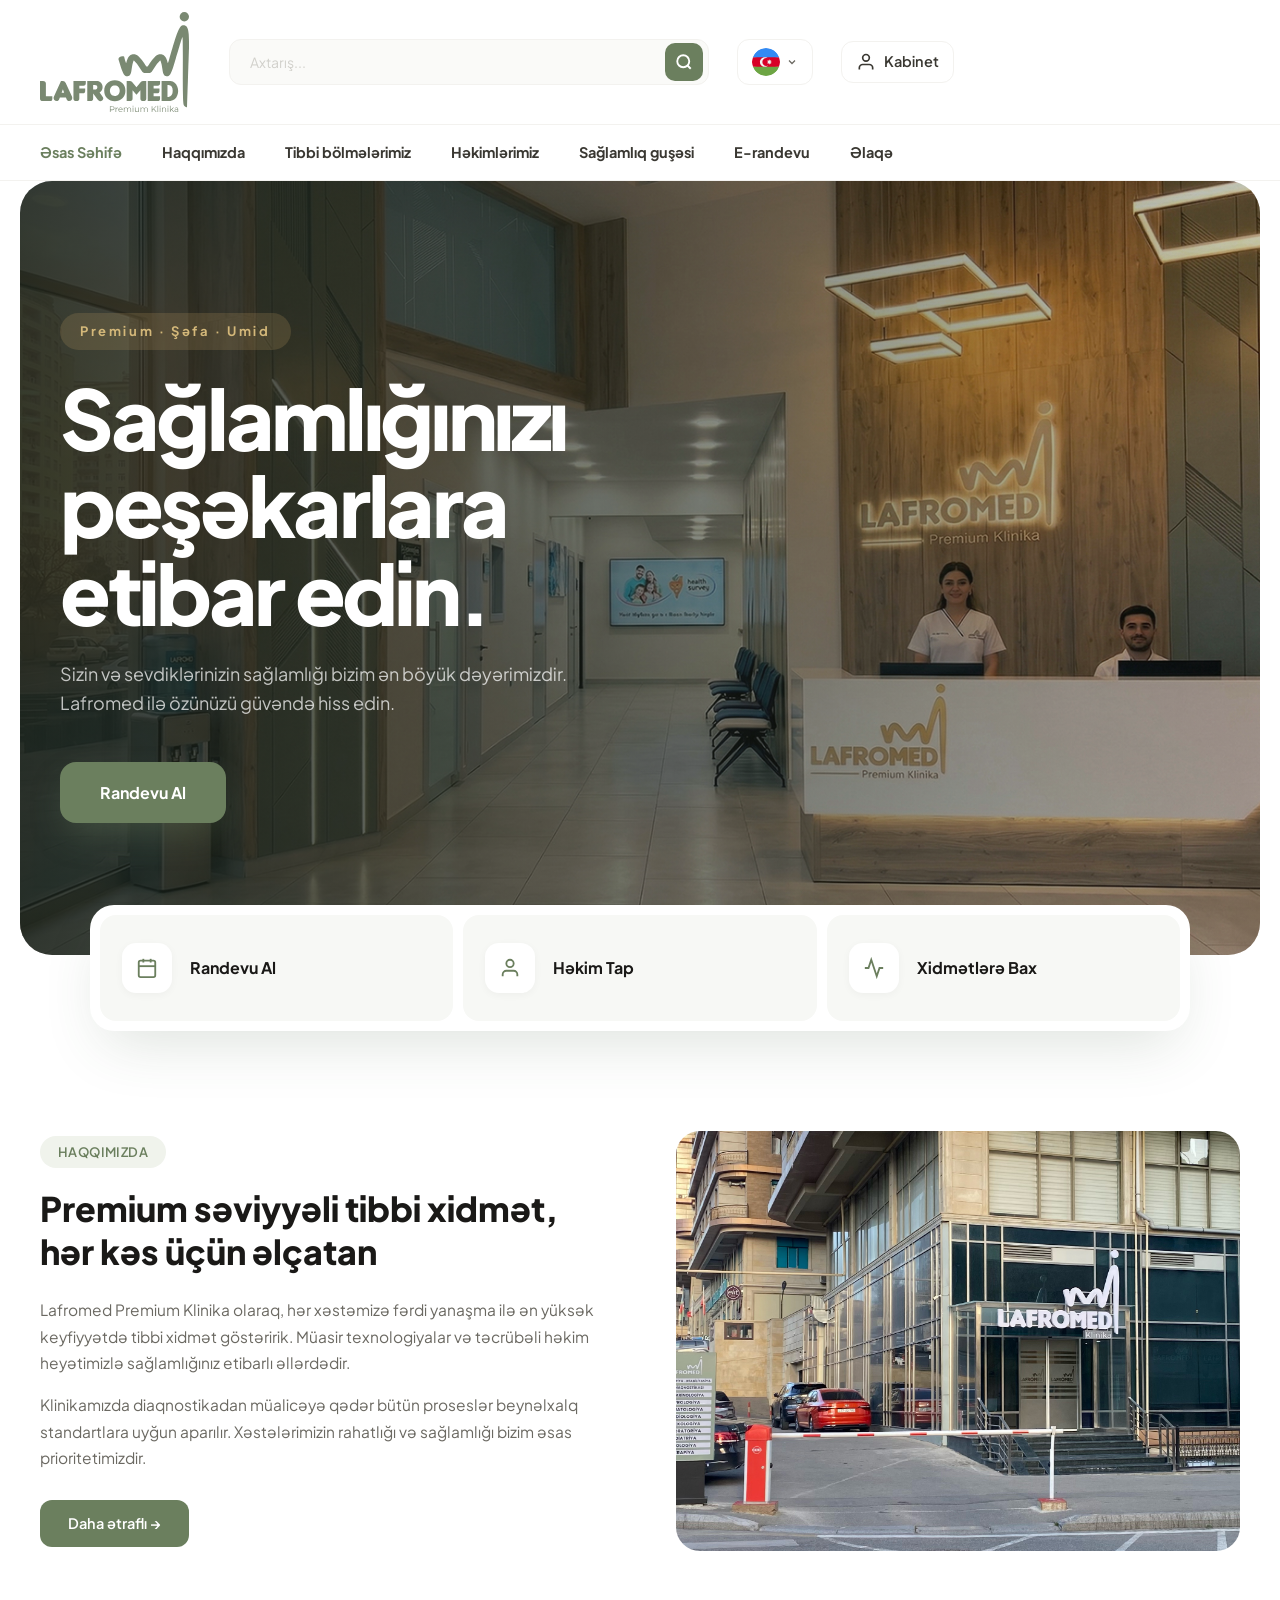
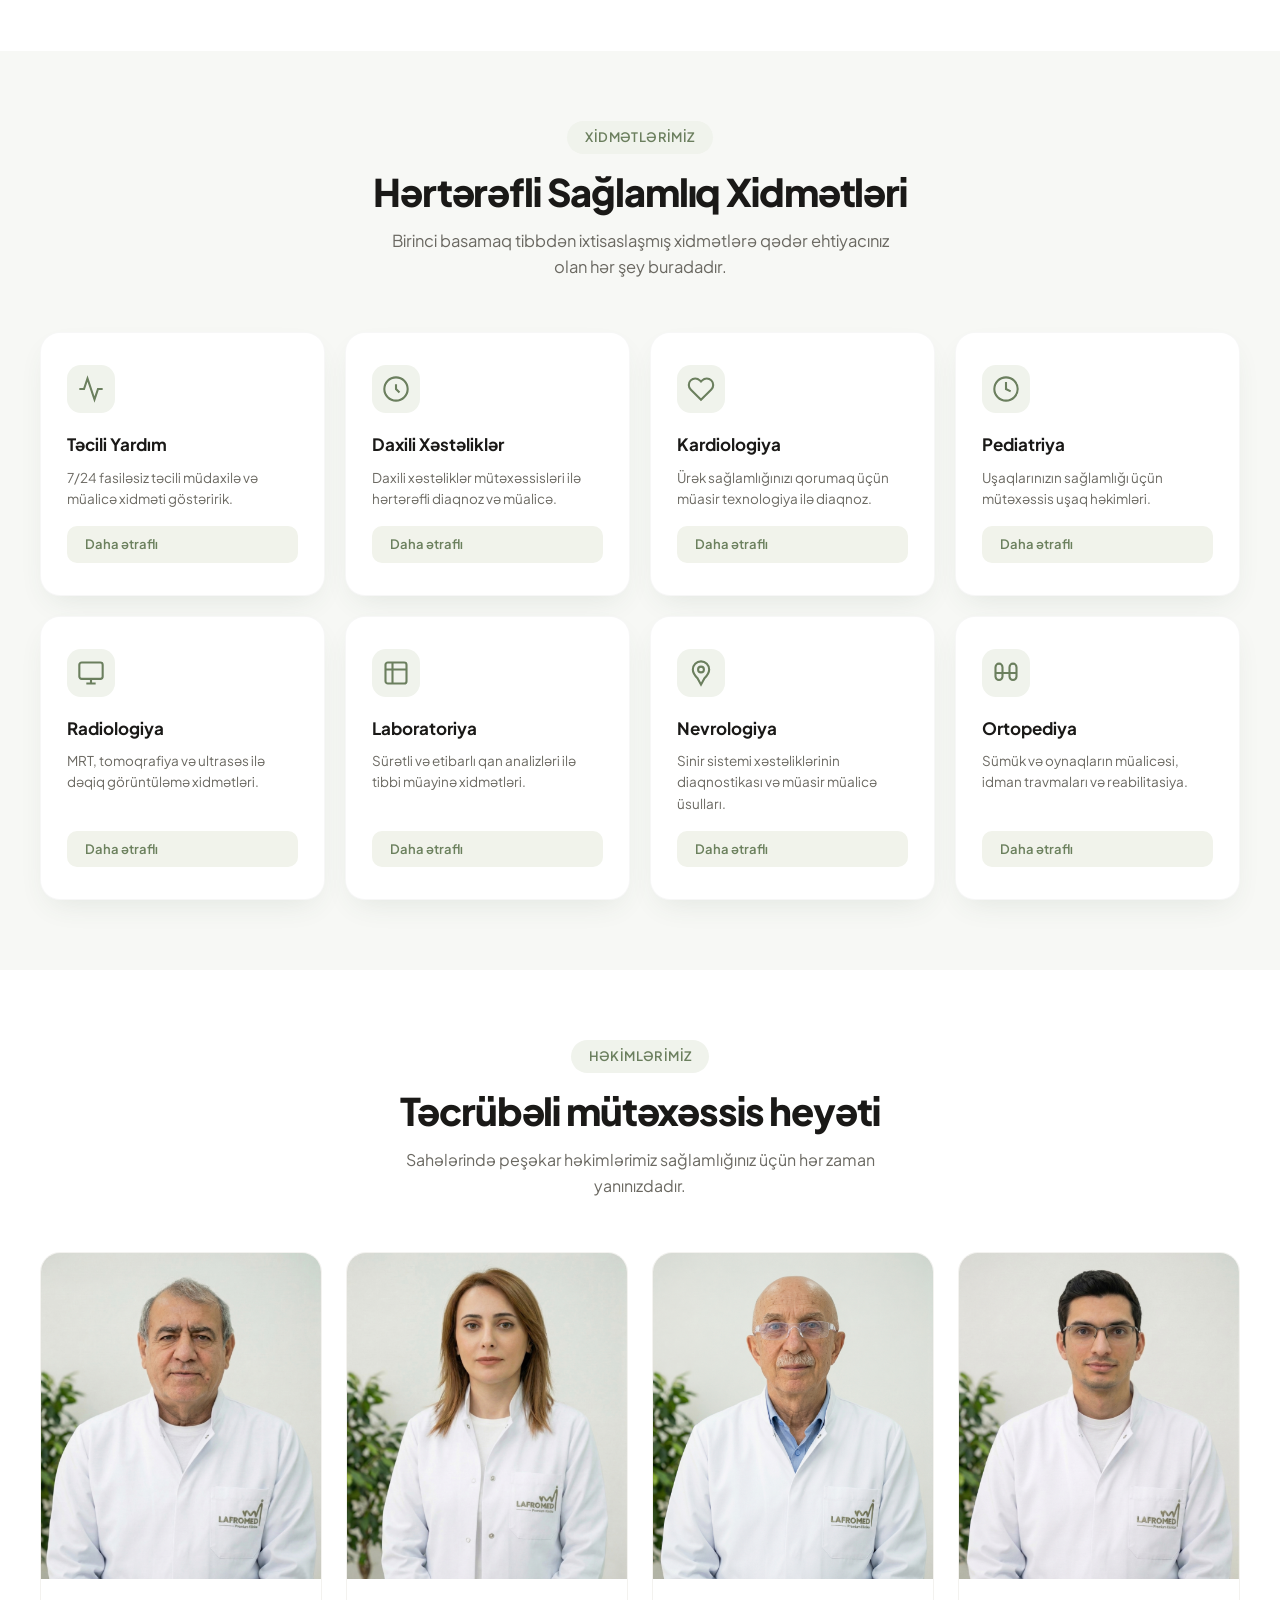
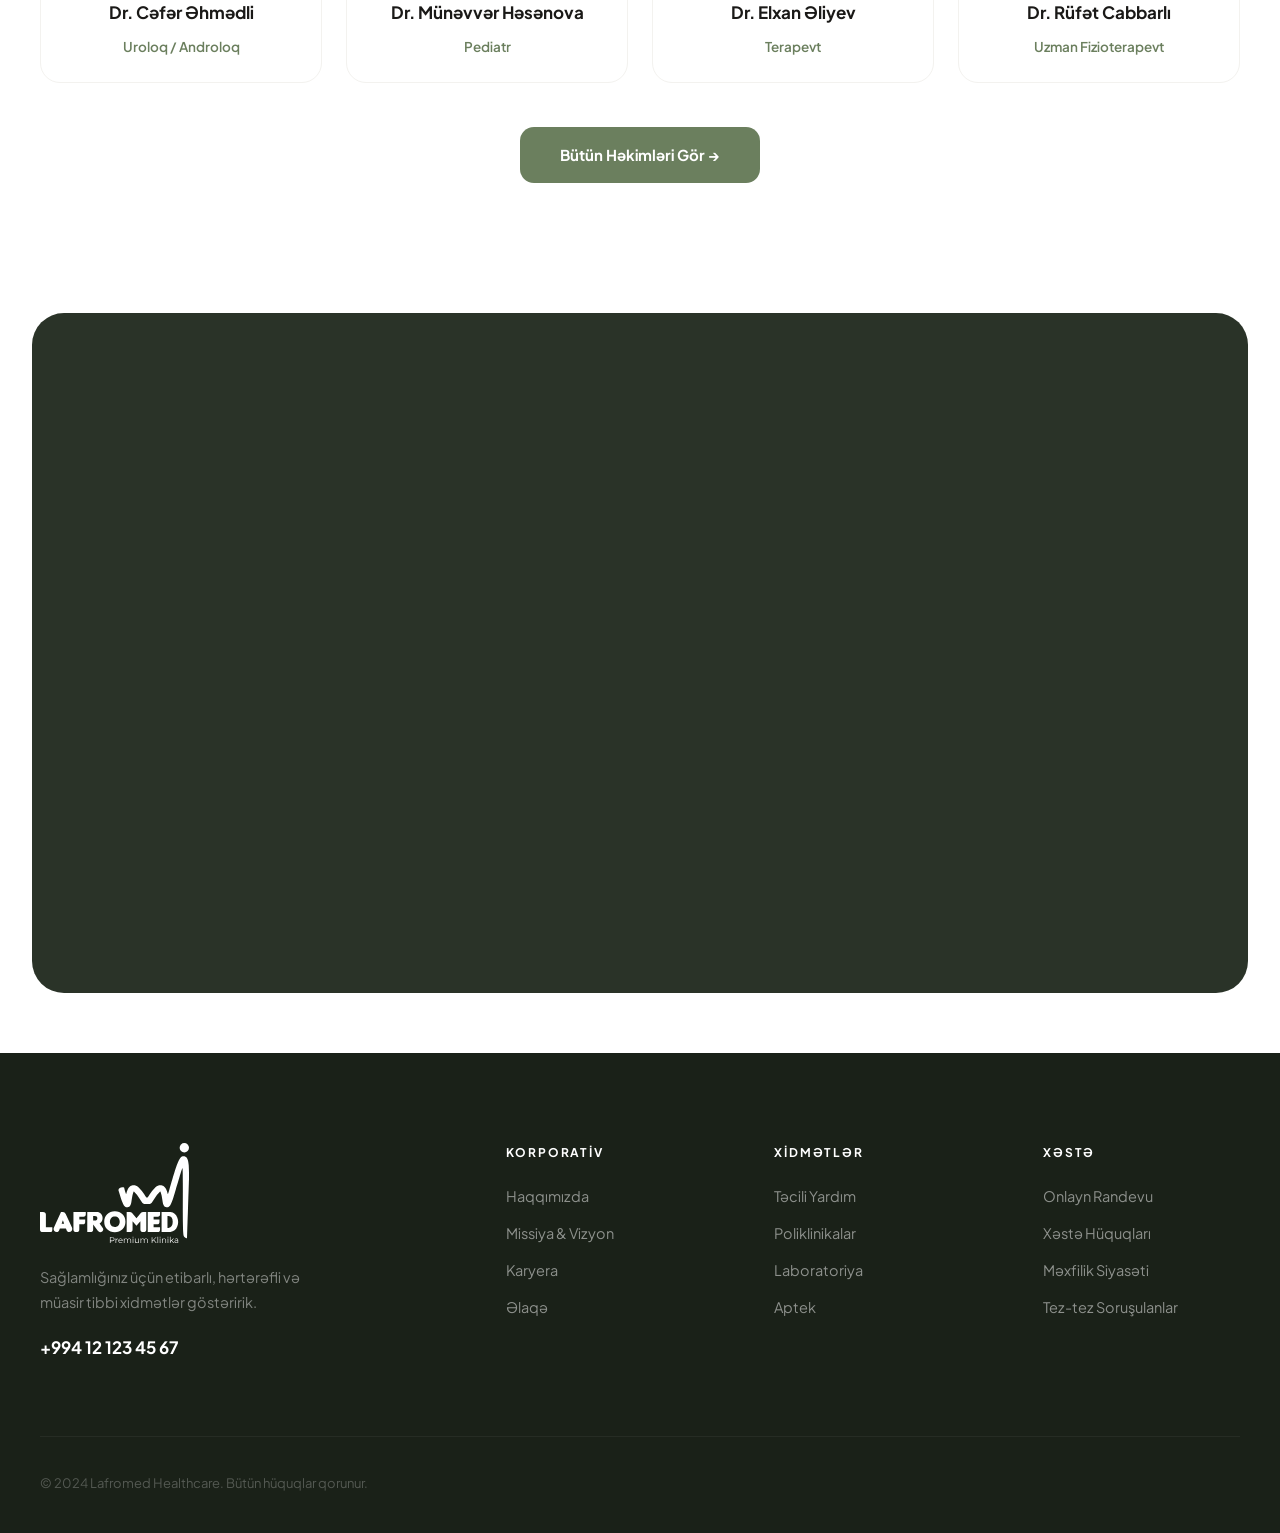
<file: index.html>
<!DOCTYPE html>
<html lang="az">
<head>
  <meta charset="UTF-8" />
  <meta name="viewport" content="width=device-width, initial-scale=1.0" />
  <title>Lafromed Healthcare</title>
  <link rel="stylesheet" href="style.css" />
  <link rel="preconnect" href="https://fonts.googleapis.com">
  <link rel="preconnect" href="https://fonts.gstatic.com" crossorigin>
  <link href="https://fonts.googleapis.com/css2?family=Plus+Jakarta+Sans:wght@400;500;600;700;800&display=swap" rel="stylesheet">
</head>
<body>

  <!-- ── HEADER TOP (not sticky, scrolls away) ──────────── -->
  <header class="header-top">
    <div class="header-top-inner">
      <a href="index.html" class="logo">
        <img src="uploads/logo.svg" alt="Lafromed Healthcare" class="logo-img logo-desktop" /><img src="uploads/logo_mobile.svg" alt="Lafromed Healthcare" class="logo-img logo-mobile" />
      </a>
      <div class="header-top-right">
        <div class="header-search">
          <input type="text" placeholder="Axtarış..." data-i18n-placeholder="header_search_placeholder" class="header-search-input" />
          <button class="header-search-btn" aria-label="Axtar">
            <svg width="18" height="18" viewBox="0 0 24 24" fill="none" stroke="currentColor" stroke-width="2.5"><circle cx="11" cy="11" r="8"/><line x1="21" y1="21" x2="16.65" y2="16.65"/></svg>
          </button>
        </div>
        <div class="header-actions">
          <div class="header-lang" id="langToggle">
            <img src="uploads/langs/aze.svg" alt="AZ" class="lang-flag" id="currentFlag" />
            <svg class="lang-chevron" width="12" height="12" viewBox="0 0 24 24" fill="none" stroke="currentColor" stroke-width="2.5"><polyline points="6 9 12 15 18 9"/></svg>
            <div class="lang-dropdown" id="langDropdown">
              <button class="lang-option active" data-lang="az" data-flag="uploads/langs/aze.svg"><img src="uploads/langs/aze.svg" alt="" class="lang-flag" /> Azərbaycan</button>
              <button class="lang-option" data-lang="en" data-flag="uploads/langs/eng.svg"><img src="uploads/langs/eng.svg" alt="" class="lang-flag" /> English</button>
              <button class="lang-option" data-lang="ru" data-flag="uploads/langs/ru.svg"><img src="uploads/langs/ru.svg" alt="" class="lang-flag" /> Русский</button>
            </div>
          </div>
          <a href="login.html" class="header-login">
            <svg width="20" height="20" viewBox="0 0 24 24" fill="none" stroke="currentColor" stroke-width="2"><path d="M20 21v-2a4 4 0 00-4-4H8a4 4 0 00-4 4v2"/><circle cx="12" cy="7" r="4"/></svg>
            <span data-i18n="header_cabinet">Kabinet</span>
          </a>
        </div>
      </div>
      <!-- Mobile actions -->
      <div class="header-mobile-actions">
        <div class="header-lang" id="langToggleMob">
          <img src="uploads/langs/aze.svg" alt="AZ" class="lang-flag" id="currentFlagMob" />
          <svg class="lang-chevron" width="10" height="10" viewBox="0 0 24 24" fill="none" stroke="currentColor" stroke-width="3"><polyline points="6 9 12 15 18 9"/></svg>
          <div class="lang-dropdown" id="langDropdownMob">
            <button class="lang-option active" data-lang="az" data-flag="uploads/langs/aze.svg"><img src="uploads/langs/aze.svg" alt="" class="lang-flag" /> Azərbaycan</button>
            <button class="lang-option" data-lang="en" data-flag="uploads/langs/eng.svg"><img src="uploads/langs/eng.svg" alt="" class="lang-flag" /> English</button>
            <button class="lang-option" data-lang="ru" data-flag="uploads/langs/ru.svg"><img src="uploads/langs/ru.svg" alt="" class="lang-flag" /> Русский</button>
          </div>
        </div>
        <button class="mobile-icon-btn" id="mobileSearchBtn" aria-label="Axtar">
          <svg width="20" height="20" viewBox="0 0 24 24" fill="none" stroke="currentColor" stroke-width="2"><circle cx="11" cy="11" r="8"/><line x1="21" y1="21" x2="16.65" y2="16.65"/></svg>
        </button>
        <button class="hamburger" id="hamburger" aria-label="Menu">
          <span></span><span></span><span></span>
        </button>
      </div>
    </div>
  </header>

  <!-- ── SPOTLIGHT SEARCH OVERLAY ──────────────────────── -->
  <div class="spotlight-overlay" id="spotlightOverlay">
    <div class="spotlight-backdrop" id="spotlightBackdrop"></div>
    <div class="spotlight-box">
      <div class="spotlight-input-wrap">
        <svg class="spotlight-icon" width="22" height="22" viewBox="0 0 24 24" fill="none" stroke="currentColor" stroke-width="2.5"><circle cx="11" cy="11" r="8"/><line x1="21" y1="21" x2="16.65" y2="16.65"/></svg>
        <input type="text" class="spotlight-input" id="spotlightInput" placeholder="Axtarış..." data-i18n-placeholder="header_search_placeholder" autocomplete="off" />
        <button class="spotlight-search-btn" id="spotlightSearchBtn" aria-label="Axtar">
          <svg width="20" height="20" viewBox="0 0 24 24" fill="none" stroke="currentColor" stroke-width="2.5"><circle cx="11" cy="11" r="8"/><line x1="21" y1="21" x2="16.65" y2="16.65"/></svg>
        </button>
      </div>
    </div>
  </div>

  <!-- ── HEADER NAV (sticky — only this sticks on scroll) ── -->
  <nav class="header-nav" id="headerNav">
    <div class="header-nav-inner">
      <div class="header-nav-links">
        <a href="index.html" class="nav-item active-nav" data-i18n="nav_home">Əsas Səhifə</a>
        <a href="about.html" class="nav-item"data-i18n="nav_about">Haqqımızda</a>
        <a href="departments.html" class="nav-item"data-i18n="nav_departments">Tibbi bölmələrimiz</a>
        <a href="doctors.html" class="nav-item"data-i18n="nav_doctors">Həkimlərimiz</a>
        <a href="blog.html" class="nav-item"data-i18n="nav_health_corner">Sağlamlıq guşəsi</a>
        <a href="appointment.html" class="nav-item"data-i18n="nav_appointment">E-randevu</a>
        <a href="contact.html" class="nav-item"data-i18n="nav_contact">Əlaqə</a>
      </div>
    </div>
  </nav>

  <!-- ── MOBILE SLIDE-IN MENU (right side) ─────────── -->
  <div class="mobile-overlay" id="mobileOverlay"></div>
  <aside class="mobile-menu" id="mobileMenu">
    <div class="mobile-menu-top">
      <button class="mobile-menu-close" id="mobileClose" aria-label="Bağla">
        <svg width="24" height="24" viewBox="0 0 24 24" fill="none" stroke="currentColor" stroke-width="2.5"><line x1="18" y1="6" x2="6" y2="18"/><line x1="6" y1="6" x2="18" y2="18"/></svg>
      </button>
    </div>
<nav class="mobile-menu-links">
      <a href="index.html" class="mob-link" data-i18n="nav_home">Əsas Səhifə</a>
      <a href="about.html" class="mob-link"data-i18n="nav_about">Haqqımızda</a>
      <a href="departments.html" class="mob-link"data-i18n="nav_departments">Tibbi bölmələrimiz</a>
      <a href="doctors.html" class="mob-link"data-i18n="nav_doctors">Həkimlərimiz</a>
      <a href="blog.html" class="mob-link"data-i18n="nav_health_corner">Sağlamlıq guşəsi</a>
      <a href="appointment.html" class="mob-link"data-i18n="nav_appointment">E-randevu</a>
      <a href="contact.html" class="mob-link"data-i18n="nav_contact">Əlaqə</a>
      <div class="mob-divider"></div>
      <a href="login.html" class="mob-link mob-cabinet">
        <svg width="20" height="20" viewBox="0 0 24 24" fill="none" stroke="currentColor" stroke-width="2"><path d="M20 21v-2a4 4 0 00-4-4H8a4 4 0 00-4 4v2"/><circle cx="12" cy="7" r="4"/></svg>
        Kabinet
      </a>
    </nav>
  </aside>

  <!-- ── HERO ──────────────────────────────────────────── -->
  <section class="hero">
    <div class="hero-overlay"></div>
    <img src="uploads/hero/hero-main.jpg" alt="Lafromed Healthcare" class="hero-bg" />
    <div class="hero-content">
      <p class="hero-eyebrow" data-i18n="hero_badge">Etibar &middot; Sefa &middot; Umid</p>
      <h1 class="hero-title" data-i18n-html="hero_title">Sizi daha yaxşı bir sağlamlığa<br/>yönəldiririk.</h1>
      <p class="hero-sub" data-i18n="hero_desc">Tecrubeli hekimlerimiz ve mutexessis komandamizla her addimda yaninizdayiq. Saglamliginiz bizim prioritetimizdir.</p>
      <a href="appointment.html" class="hero-cta" data-i18n="hero_cta">Randevu Al</a>
    </div>
  </section>

  <div class="cta-bar">
    <a href="appointment.html" class="cta-item"><div class="cta-icon"><svg width="22" height="22" viewBox="0 0 24 24" fill="none" stroke="currentColor" stroke-width="2"><rect x="3" y="4" width="18" height="18" rx="2"/><line x1="16" y1="2" x2="16" y2="6"/><line x1="8" y1="2" x2="8" y2="6"/><line x1="3" y1="10" x2="21" y2="10"/></svg></div><span data-i18n="cta_appointment">Randevu Al</span></a>
    <a href="doctors.html" class="cta-item"><div class="cta-icon"><svg width="22" height="22" viewBox="0 0 24 24" fill="none" stroke="currentColor" stroke-width="2"><path d="M20 21v-2a4 4 0 00-4-4H8a4 4 0 00-4 4v2"/><circle cx="12" cy="7" r="4"/></svg></div><span data-i18n="cta_find_doctor">Hekim Tap</span></a>
    <a href="departments.html" class="cta-item"><div class="cta-icon"><svg width="22" height="22" viewBox="0 0 24 24" fill="none" stroke="currentColor" stroke-width="2"><path d="M22 12h-4l-3 9L9 3l-3 9H2"/></svg></div><span data-i18n="cta_services">Xidmetlere Bax</span></a>
  </div>

  <!-- ── ABOUT INTRO ───────────────────────────────────── -->
  <section class="about-intro">
    <div class="about-intro-inner">
      <div class="about-intro-text">
        <span class="section-tag" data-i18n="about_tag">Haqqımızda</span>
        <h2 class="about-intro-title" data-i18n="about_title">Premium səviyyəli tibbi xidmət, hər kəs üçün əlçatan</h2>
        <p class="about-intro-desc" data-i18n="about_desc_1">Lafromed Premium Klinika olaraq, hər xəstəmizə fərdi yanaşma ilə ən yüksək keyfiyyətdə tibbi xidmət göstəririk. Müasir texnologiyalar və təcrübəli həkim heyətimizlə sağlamlığınız etibarlı əllərdədir.</p>
        <p class="about-intro-desc" data-i18n="about_desc_2">Klinikmızda diaqnostikadan müalicəyə qədər bütün proseslər beynəlxalq standartlara uyğun aparılır. Xəstələrimizin rahatlığı və sağlamlığı bizim əsas prioritetimizdir.</p>
        <a href="about.html" class="about-intro-btn" data-i18n-html="about_more">Daha ətraflı &rarr;</a>
      </div>
      <div class="about-intro-img">
        <img src="uploads/about/clinic-outside.jpg" alt="Lafromed Klinika" />
      </div>
    </div>
  </section>

  <section class="services-section" id="hizmetler">
    <div class="section-container">
      <div class="section-header">
        <span class="section-tag" data-i18n="services_tag">Xidmetlerimiz</span>
        <h2 class="section-title" data-i18n-html="services_title">Herterefli Saglamliq<br/>Xidmetleri</h2>
        <p class="section-desc" data-i18n="services_desc">Birinci basamaq tibbden ixtisaslasmis xidmetlere qeder ehtiyaciniz olan her sey buradadir.</p>
      </div>
      <div class="services-grid">
        <a href="#" class="service-card"><div class="service-icon"><svg width="28" height="28" viewBox="0 0 24 24" fill="none" stroke="currentColor" stroke-width="1.8"><path d="M22 12h-4l-3 9L9 3l-3 9H2"/></svg></div><h3 data-i18n="dept_emergency">Təcili Yardım</h3><p data-i18n="dept_emergency_desc">7/24 fasiləsiz təcili müdaxilə və müalicə xidməti göstəririk.</p><span class="service-btn" data-i18n="services_more">Daha ətraflı</span></a>
        <a href="#" class="service-card"><div class="service-icon"><svg width="28" height="28" viewBox="0 0 24 24" fill="none" stroke="currentColor" stroke-width="1.8"><circle cx="12" cy="12" r="10"/><path d="M12 8v4l3 3"/></svg></div><h3 data-i18n="dept_internal">Daxili Xəstəliklər</h3><p data-i18n="dept_internal_desc">Daxili xəstəliklər mütəxəssisləri ilə hərtərəfli diaqnoz və müalicə.</p><span class="service-btn" data-i18n="services_more">Daha ətraflı</span></a>
        <a href="#" class="service-card"><div class="service-icon"><svg width="28" height="28" viewBox="0 0 24 24" fill="none" stroke="currentColor" stroke-width="1.8"><path d="M20.84 4.61a5.5 5.5 0 00-7.78 0L12 5.67l-1.06-1.06a5.5 5.5 0 00-7.78 7.78l1.06 1.06L12 21.23l7.78-7.78 1.06-1.06a5.5 5.5 0 000-7.78z"/></svg></div><h3 data-i18n="dept_cardiology">Uroloq / Androloq</h3><p data-i18n="dept_cardiology_desc">Ürək sağlamlığınızı qorumaq üçün müasir texnologiya ilə diaqnoz.</p><span class="service-btn" data-i18n="services_more">Daha ətraflı</span></a>
        <a href="#" class="service-card"><div class="service-icon"><svg width="28" height="28" viewBox="0 0 24 24" fill="none" stroke="currentColor" stroke-width="1.8"><path d="M12 2a10 10 0 100 20A10 10 0 0012 2z"/><path d="M12 6v6l4 2"/></svg></div><h3 data-i18n="dept_pediatrics">Uzman Fizioterapevt</h3><p data-i18n="dept_pediatrics_desc">Uşaqlarınızın sağlamlığı üçün mütəxəssis uşaq həkimləri.</p><span class="service-btn" data-i18n="services_more">Daha ətraflı</span></a>
        <a href="#" class="service-card"><div class="service-icon"><svg width="28" height="28" viewBox="0 0 24 24" fill="none" stroke="currentColor" stroke-width="1.8"><rect x="2" y="3" width="20" height="14" rx="2"/><line x1="8" y1="21" x2="16" y2="21"/><line x1="12" y1="17" x2="12" y2="21"/></svg></div><h3 data-i18n="dept_radiology">Radiologiya</h3><p data-i18n="dept_radiology_desc">MRT, tomoqrafiya və ultrasəs ilə dəqiq görüntüləmə xidmətləri.</p><span class="service-btn" data-i18n="services_more">Daha ətraflı</span></a>
        <a href="#" class="service-card"><div class="service-icon"><svg width="28" height="28" viewBox="0 0 24 24" fill="none" stroke="currentColor" stroke-width="1.8"><path d="M9 3H5a2 2 0 00-2 2v4m6-6h10a2 2 0 012 2v4M9 3v18m0 0h10a2 2 0 002-2V9M9 21H5a2 2 0 01-2-2V9m0 0h18"/></svg></div><h3 data-i18n="dept_laboratory">Laboratoriya</h3><p data-i18n="dept_laboratory_desc">Sürətli və etibarlı qan analizləri ilə tibbi müayinə xidmətləri.</p><span class="service-btn" data-i18n="services_more">Daha ətraflı</span></a>
        <a href="#" class="service-card"><div class="service-icon"><svg width="28" height="28" viewBox="0 0 24 24" fill="none" stroke="currentColor" stroke-width="1.8"><path d="M12 2a7 7 0 017 7c0 3-2 5.5-4 7.5L12 22l-3-5.5C7 14.5 5 12 5 9a7 7 0 017-7z"/><circle cx="12" cy="9" r="2.5"/></svg></div><h3 data-i18n="dept_neurology">Pediatr</h3><p data-i18n="dept_neurology_desc">Sinir sistemi xəstəliklərinin diaqnostikası və müasir müalicə üsulları.</p><span class="service-btn" data-i18n="services_more">Daha ətraflı</span></a>
        <a href="#" class="service-card"><div class="service-icon"><svg width="28" height="28" viewBox="0 0 24 24" fill="none" stroke="currentColor" stroke-width="1.8"><path d="M18 4a3 3 0 00-3 3v8a3 3 0 006 0V7a3 3 0 00-3-3z"/><path d="M6 4a3 3 0 00-3 3v8a3 3 0 006 0V7a3 3 0 00-3-3z"/><path d="M3 12h18"/></svg></div><h3 data-i18n="dept_orthopedics">Terapevt</h3><p data-i18n="dept_orthopedics_desc">Sümük və oynaqların müalicəsi, idman travmaları və reabilitasiya.</p><span class="service-btn" data-i18n="services_more">Daha ətraflı</span></a>
      </div>
    </div>
  </section>

  <!-- ── DOCTORS PREVIEW ─────────────────────────────────── -->
  <section class="doctors-section">
    <div class="doctors-container">
      <div class="section-header">
        <span class="section-tag" data-i18n="nav_doctors">Həkimlərimiz</span>
        <h2 class="section-title" data-i18n="doctors_title">Təcrübəli mütəxəssis heyəti</h2>
        <p class="section-desc" data-i18n="doctors_desc">Sahələrində peşəkar həkimlərimiz sağlamlığınız üçün hər zaman yanınızdadır.</p>
      </div>
      <div class="doctors-grid">
        <a href="#" class="doctor-card">
          <div class="doctor-photo">
            <img src="uploads/doctors/jafar-ahmadli.jpg" alt="Dr. Cəfər Əhmədli" />
          </div>
          <div class="doctor-info">
            <h3 data-i18n="doctor_1_name">Dr. Cəfər Əhmədli</h3>
            <span class="doctor-specialty" data-i18n="doctor_1_dept">Uroloq / Androloq</span>
          </div>
        </a>
        <a href="#" class="doctor-card">
          <div class="doctor-photo">
            <img src="uploads/doctors/munavvar-hasanova.jpg" alt="Dr. Münəvvər Həsənova" />
          </div>
          <div class="doctor-info">
            <h3 data-i18n="doctor_2_name">Dr. Münəvvər Həsənova</h3>
            <span class="doctor-specialty" data-i18n="doctor_2_dept">Pediatr</span>
          </div>
        </a>
        <a href="#" class="doctor-card">
          <div class="doctor-photo">
            <img src="uploads/doctors/elkhan-aliyev.jpg" alt="Dr. Elxan Əliyev" />
          </div>
          <div class="doctor-info">
            <h3 data-i18n="doctor_3_name">Dr. Elxan Əliyev</h3>
            <span class="doctor-specialty" data-i18n="doctor_3_dept">Terapevt</span>
          </div>
        </a>
        <a href="#" class="doctor-card">
          <div class="doctor-photo">
            <img src="uploads/doctors/rufat-jabbarli.jpg" alt="Dr. Rüfət Cabbarlı" />
          </div>
          <div class="doctor-info">
            <h3 data-i18n="doctor_4_name">Dr. Rüfət Cabbarlı</h3>
            <span class="doctor-specialty" data-i18n="doctor_4_dept">Uzman Fizioterapevt</span>
          </div>
        </a>
      </div>
      <div class="doctors-cta">
        <a href="doctors.html" class="doctors-all-btn" data-i18n-html="doctors_all_btn">Bütün Həkimləri Gör &rarr;</a>
      </div>
    </div>
  </section>

  <section class="appointment-section" id="randevu">
    <div class="appointment-inner">
      <div class="appointment-text">
        <span class="section-tag light" data-i18n="appointment_tag">Onlayn Randevu</span>
        <h2 data-i18n-html="appointment_title">Indi Randevu<br/>Alin</h2>
        <p data-i18n="appointment_desc">Mutexessis hekimlerimizle en uygun vaxtda randevunuzu yaradin. Suretli, asan ve tehlukesiz.</p>
        <ul class="appointment-features">
          <li><svg width="18" height="18" viewBox="0 0 24 24" fill="none" stroke="currentColor" stroke-width="2.5"><polyline points="20 6 9 17 4 12"/></svg><span data-i18n="appointment_feat_1">7/24 onlayn randevu imkani</span></li>
          <li><svg width="18" height="18" viewBox="0 0 24 24" fill="none" stroke="currentColor" stroke-width="2.5"><polyline points="20 6 9 17 4 12"/></svg><span data-i18n="appointment_feat_2">SMS ile randevu xatirlalmasi</span></li>
          <li><svg width="18" height="18" viewBox="0 0 24 24" fill="none" stroke="currentColor" stroke-width="2.5"><polyline points="20 6 9 17 4 12"/></svg><span data-i18n="appointment_feat_3">Butun ixtisaslarda mutexessis hekim</span></li>
        </ul>
      </div>
      <form class="appointment-form" id="appointmentForm">
        <div class="form-row"><div class="form-group"><label data-i18n="form_name">Ad Soyad</label><input type="text" placeholder="Adiniz Soyadiniz" data-i18n-placeholder="form_name_placeholder" /></div><div class="form-group"><label data-i18n="form_phone">Telefon</label><input type="tel" placeholder="+994 5x xxx xx xx" data-i18n-placeholder="form_phone_placeholder" /></div></div>
        <div class="form-row"><div class="form-group"><label data-i18n="form_department">Ixtisas</label><select><option value="" data-i18n="form_select_default">Ixtisas Secin</option><option>Daxili Xestelikler</option><option>Uroloq / Androloq</option><option>Uzman Fizioterapevt</option><option>Radiologiya</option><option>Pediatr</option><option>Terapevt</option></select></div><div class="form-group"><label data-i18n="form_date">Tarix</label><input type="date" /></div></div>
        <div class="form-group"><label data-i18n="form_notes_label">Qeydleriniz (Isteye Bagli)</label><textarea placeholder="Sikayetinizi ve ya qeydlerinizi yazin..." data-i18n-placeholder="form_notes_placeholder"></textarea></div>
        <button type="submit" class="form-submit" data-i18n="form_submit">Randevu Teleb Et</button>
      </form>
    </div>
  </section>

  <footer class="footer">
    <div class="footer-inner">
      <div class="footer-brand">
        <div class="logo"><img src="uploads/logo.svg" alt="Lafromed Healthcare" class="logo-img footer-logo-img" /></div>
        <p data-i18n="footer_desc">Saglamliginiz ucun etibarlı, herterefli ve muasir tibbi xidmetler gosteririk.</p>
        <p class="footer-phone"><strong>+994 12 123 45 67</strong></p>
      </div>
      <div class="footer-links"><h4 data-i18n="footer_corporate">Korporativ</h4><a href="#"data-i18n="footer_about">Haqqimizda</a><a href="#"data-i18n="footer_mission">Missiya &amp; Vizyon</a><a href="#"data-i18n="footer_career">Karyera</a><a href="#"data-i18n="footer_contact">Elaqe</a></div>
      <div class="footer-links"><h4 data-i18n="footer_services">Xidmetler</h4><a href="#"data-i18n="footer_emergency">Tecili Yardim</a><a href="#"data-i18n="footer_clinics">Poliklinikalar</a><a href="#"data-i18n="footer_laboratory">Laboratoriya</a><a href="#"data-i18n="footer_pharmacy">Aptek</a></div>
      <div class="footer-links"><h4 data-i18n="footer_patient">Xeste</h4><a href="#"data-i18n="footer_online_appointment">Onlayn Randevu</a><a href="#"data-i18n="footer_patient_rights">Xeste Huquqlari</a><a href="#"data-i18n="footer_privacy">Mexfilik Siyaseti</a><a href="#"data-i18n="footer_faq">Tez-tez Sorusulanlar</a></div>
    </div>
    <div class="footer-bottom"><p data-i18n-html="footer_copyright">&copy; 2024 Lafromed Healthcare. Butun huquqlar qorunur.</p></div>
  </footer>

  <script src="script.js"></script>
  <script src="i18n.js"></script>
</body>
</html>
</file>
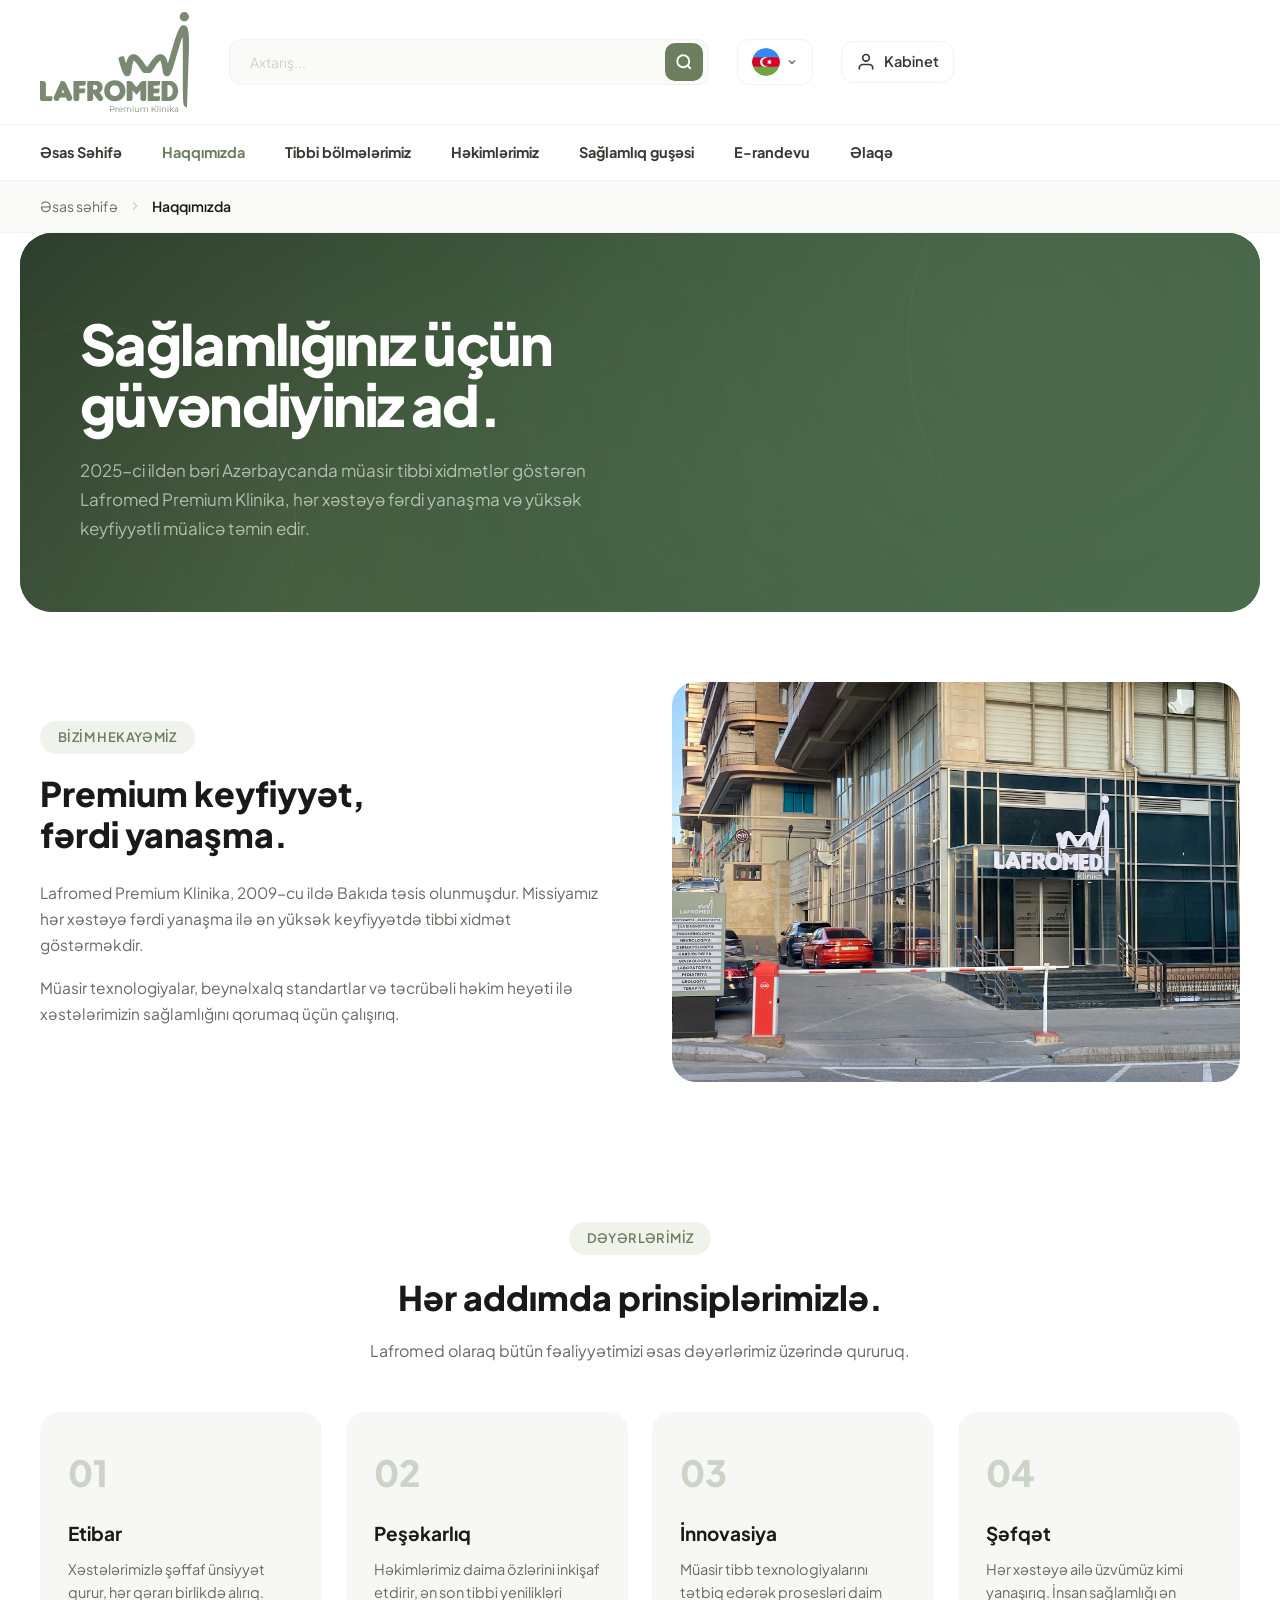
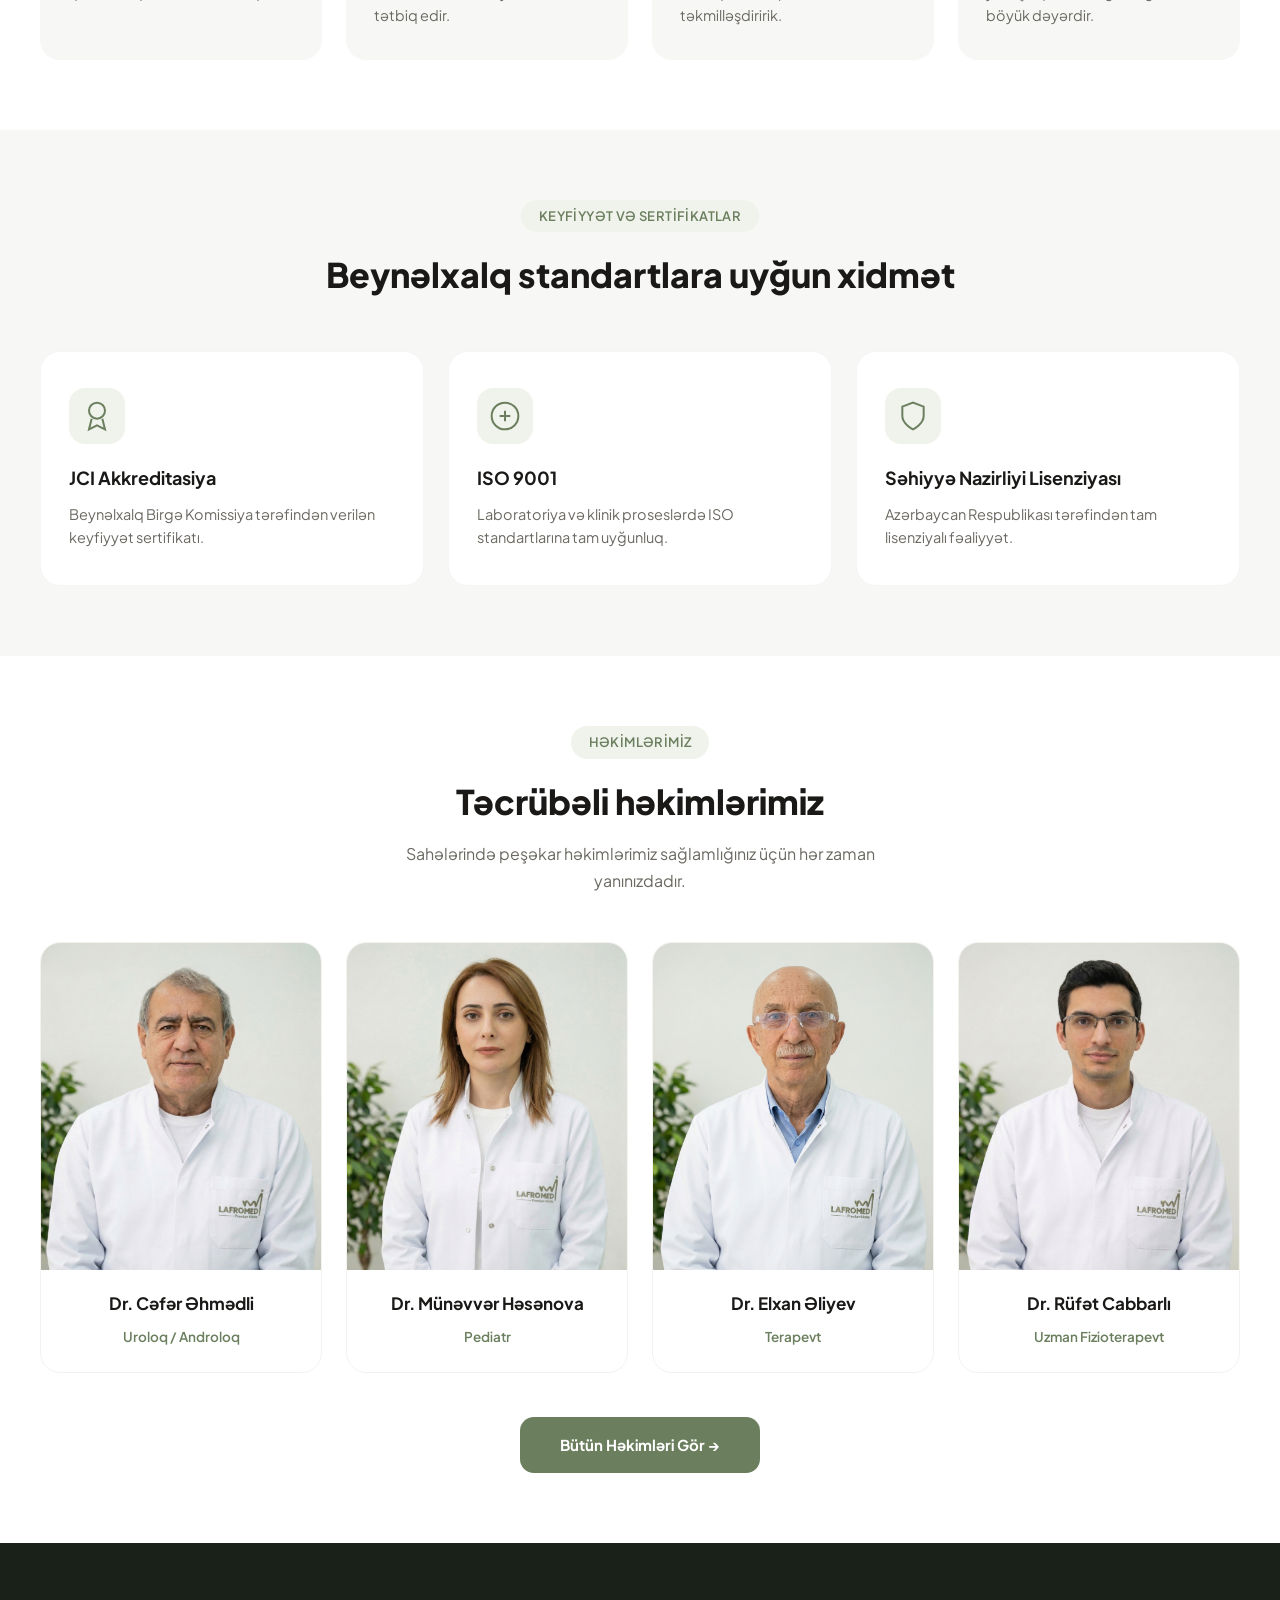
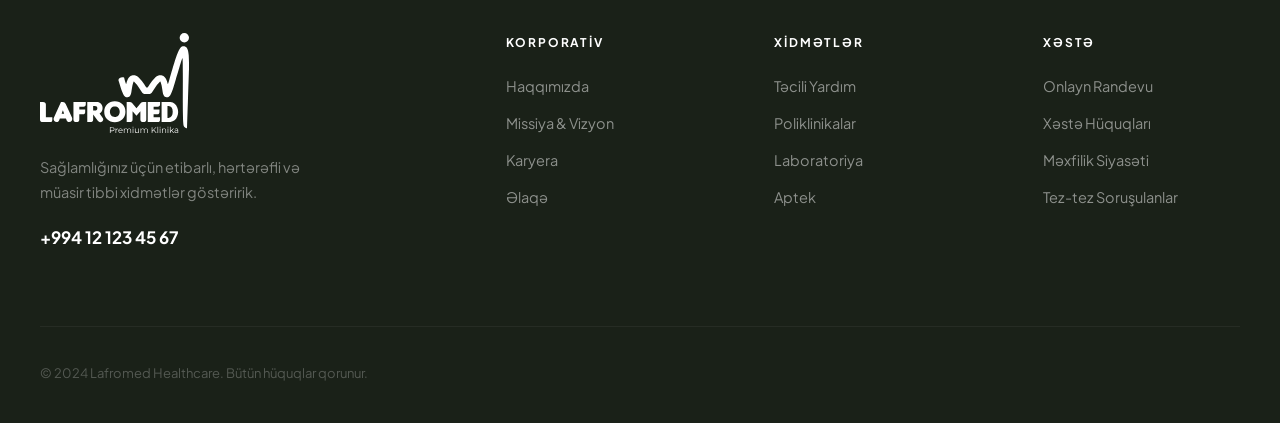
<file: about.html>
<!DOCTYPE html>
<html lang="az">
<head>
  <meta charset="UTF-8" />
  <meta name="viewport" content="width=device-width, initial-scale=1.0" />
  <title>Haqqımızda — Lafromed Healthcare</title>
  <link rel="stylesheet" href="style.css" />
  <link rel="stylesheet" href="about.css" />
</head>
<body>

  <!-- ── HEADER TOP (not sticky, scrolls away) ──────────── -->
  <header class="header-top">
    <div class="header-top-inner">
      <a href="index.html" class="logo">
        <img src="uploads/logo.svg" alt="Lafromed Healthcare" class="logo-img logo-desktop" /><img src="uploads/logo_mobile.svg" alt="Lafromed Healthcare" class="logo-img logo-mobile" />
      </a>
      <div class="header-top-right">
        <div class="header-search">
          <input type="text" placeholder="Axtarış..." data-i18n-placeholder="header_search_placeholder" class="header-search-input" />
          <button class="header-search-btn" aria-label="Axtar">
            <svg width="18" height="18" viewBox="0 0 24 24" fill="none" stroke="currentColor" stroke-width="2.5"><circle cx="11" cy="11" r="8"/><line x1="21" y1="21" x2="16.65" y2="16.65"/></svg>
          </button>
        </div>
        <div class="header-actions">
          <div class="header-lang" id="langToggle">
            <img src="uploads/langs/aze.svg" alt="AZ" class="lang-flag" id="currentFlag" />
            <svg class="lang-chevron" width="12" height="12" viewBox="0 0 24 24" fill="none" stroke="currentColor" stroke-width="2.5"><polyline points="6 9 12 15 18 9"/></svg>
            <div class="lang-dropdown" id="langDropdown">
              <button class="lang-option active" data-lang="az" data-flag="uploads/langs/aze.svg"><img src="uploads/langs/aze.svg" alt="" class="lang-flag" /> Azərbaycan</button>
              <button class="lang-option" data-lang="en" data-flag="uploads/langs/eng.svg"><img src="uploads/langs/eng.svg" alt="" class="lang-flag" /> English</button>
              <button class="lang-option" data-lang="ru" data-flag="uploads/langs/ru.svg"><img src="uploads/langs/ru.svg" alt="" class="lang-flag" /> Русский</button>
            </div>
          </div>
          <a href="login.html" class="header-login">
            <svg width="20" height="20" viewBox="0 0 24 24" fill="none" stroke="currentColor" stroke-width="2"><path d="M20 21v-2a4 4 0 00-4-4H8a4 4 0 00-4 4v2"/><circle cx="12" cy="7" r="4"/></svg>
            <span data-i18n="header_cabinet">Kabinet</span>
          </a>
        </div>
      </div>
      <!-- Mobile actions -->
      <div class="header-mobile-actions">
        <div class="header-lang" id="langToggleMob">
          <img src="uploads/langs/aze.svg" alt="AZ" class="lang-flag" id="currentFlagMob" />
          <svg class="lang-chevron" width="10" height="10" viewBox="0 0 24 24" fill="none" stroke="currentColor" stroke-width="3"><polyline points="6 9 12 15 18 9"/></svg>
          <div class="lang-dropdown" id="langDropdownMob">
            <button class="lang-option active" data-lang="az" data-flag="uploads/langs/aze.svg"><img src="uploads/langs/aze.svg" alt="" class="lang-flag" /> Azərbaycan</button>
            <button class="lang-option" data-lang="en" data-flag="uploads/langs/eng.svg"><img src="uploads/langs/eng.svg" alt="" class="lang-flag" /> English</button>
            <button class="lang-option" data-lang="ru" data-flag="uploads/langs/ru.svg"><img src="uploads/langs/ru.svg" alt="" class="lang-flag" /> Русский</button>
          </div>
        </div>
        <button class="mobile-icon-btn" id="mobileSearchBtn" aria-label="Axtar">
          <svg width="20" height="20" viewBox="0 0 24 24" fill="none" stroke="currentColor" stroke-width="2"><circle cx="11" cy="11" r="8"/><line x1="21" y1="21" x2="16.65" y2="16.65"/></svg>
        </button>
        <button class="hamburger" id="hamburger" aria-label="Menu">
          <span></span><span></span><span></span>
        </button>
      </div>
    </div>
  </header>

  <!-- ── SPOTLIGHT SEARCH OVERLAY ──────────────────────── -->
  <div class="spotlight-overlay" id="spotlightOverlay">
    <div class="spotlight-backdrop" id="spotlightBackdrop"></div>
    <div class="spotlight-box">
      <div class="spotlight-input-wrap">
        <svg class="spotlight-icon" width="22" height="22" viewBox="0 0 24 24" fill="none" stroke="currentColor" stroke-width="2.5"><circle cx="11" cy="11" r="8"/><line x1="21" y1="21" x2="16.65" y2="16.65"/></svg>
        <input type="text" class="spotlight-input" id="spotlightInput" placeholder="Axtarış..." data-i18n-placeholder="header_search_placeholder" autocomplete="off" />
        <button class="spotlight-search-btn" id="spotlightSearchBtn" aria-label="Axtar">
          <svg width="20" height="20" viewBox="0 0 24 24" fill="none" stroke="currentColor" stroke-width="2.5"><circle cx="11" cy="11" r="8"/><line x1="21" y1="21" x2="16.65" y2="16.65"/></svg>
        </button>
      </div>
    </div>
  </div>

  <!-- ── HEADER NAV (sticky — only this sticks on scroll) ── -->
  <nav class="header-nav" id="headerNav">
    <div class="header-nav-inner">
      <div class="header-nav-links">
        <a href="index.html" class="nav-item" data-i18n="nav_home">Əsas Səhifə</a>
        <a href="about.html" class="nav-item active-nav"data-i18n="nav_about">Haqqımızda</a>
        <a href="departments.html" class="nav-item"data-i18n="nav_departments">Tibbi bölmələrimiz</a>
        <a href="doctors.html" class="nav-item"data-i18n="nav_doctors">Həkimlərimiz</a>
        <a href="blog.html" class="nav-item"data-i18n="nav_health_corner">Sağlamlıq guşəsi</a>
        <a href="appointment.html" class="nav-item"data-i18n="nav_appointment">E-randevu</a>
        <a href="contact.html" class="nav-item"data-i18n="nav_contact">Əlaqə</a>
      </div>
    </div>
  </nav>

  <!-- ── MOBILE SLIDE-IN MENU (right side) ─────────── -->
  <div class="mobile-overlay" id="mobileOverlay"></div>
  <aside class="mobile-menu" id="mobileMenu">
    <div class="mobile-menu-top">
      <button class="mobile-menu-close" id="mobileClose" aria-label="Bağla">
        <svg width="24" height="24" viewBox="0 0 24 24" fill="none" stroke="currentColor" stroke-width="2.5"><line x1="18" y1="6" x2="6" y2="18"/><line x1="6" y1="6" x2="18" y2="18"/></svg>
      </button>
    </div>
<nav class="mobile-menu-links">
      <a href="index.html" class="mob-link" data-i18n="nav_home">Əsas Səhifə</a>
      <a href="about.html" class="mob-link mob-active"data-i18n="nav_about">Haqqımızda</a>
      <a href="departments.html" class="mob-link"data-i18n="nav_departments">Tibbi bölmələrimiz</a>
      <a href="doctors.html" class="mob-link"data-i18n="nav_doctors">Həkimlərimiz</a>
      <a href="blog.html" class="mob-link"data-i18n="nav_health_corner">Sağlamlıq guşəsi</a>
      <a href="appointment.html" class="mob-link"data-i18n="nav_appointment">E-randevu</a>
      <a href="contact.html" class="mob-link"data-i18n="nav_contact">Əlaqə</a>
      <div class="mob-divider"></div>
      <a href="login.html" class="mob-link mob-cabinet">
        <svg width="20" height="20" viewBox="0 0 24 24" fill="none" stroke="currentColor" stroke-width="2"><path d="M20 21v-2a4 4 0 00-4-4H8a4 4 0 00-4 4v2"/><circle cx="12" cy="7" r="4"/></svg>
        Kabinet
      </a>
    </nav>
  </aside>

  <!-- ── BREADCRUMB ──────────────────────────────────────── -->
  <div class="about-breadcrumb">
    <div class="about-breadcrumb-inner">
      <a href="index.html">Əsas səhifə</a>
      <svg width="14" height="14" viewBox="0 0 24 24" fill="none" stroke="currentColor" stroke-width="2.5"><polyline points="9 18 15 12 9 6"/></svg>
      <span>Haqqımızda</span>
    </div>
  </div>

  <!-- ── PAGE HERO ─────────────────────────────────────── -->
  <section class="about-hero">
    <div class="about-hero-bg">
      <div class="about-hero-pattern"></div>
    </div>
    <div class="about-hero-content">
      <h1 class="about-hero-title">Sağlamlığınız üçün<br/>güvəndiyiniz ad.</h1>
      <p class="about-hero-desc">2025-ci ildən bəri Azərbaycanda müasir tibbi xidmətlər göstərən Lafromed Premium Klinika, hər xəstəyə fərdi yanaşma və yüksək keyfiyyətli müalicə təmin edir.</p>
    </div>
  </section>

  <!-- ── OUR STORY ───────────────────────────────────────── -->
  <section class="about-story">
    <div class="about-story-inner">
      <div class="about-story-text">
        <span class="section-tag">Bizim Hekayəmiz</span>
        <h2 class="about-story-title">Premium keyfiyyət,<br/>fərdi yanaşma.</h2>
        <p>Lafromed Premium Klinika, 2009-cu ildə Bakıda təsis olunmuşdur. Missiyamız hər xəstəyə fərdi yanaşma ilə ən yüksək keyfiyyətdə tibbi xidmət göstərməkdir.</p>
        <p>Müasir texnologiyalar, beynəlxalq standartlar və təcrübəli həkim heyəti ilə xəstələrimizin sağlamlığını qorumaq üçün çalışırıq.</p>
      </div>
      <div class="about-story-img">
        <img src="uploads/about/clinic-outside.jpg" alt="Lafromed Klinika" />
      </div>
    </div>
  </section>

  <!-- ── VALUES ──────────────────────────────────────────── -->
  <section class="about-values">
    <div class="about-values-inner">
      <div class="section-header">
        <span class="section-tag">Dəyərlərimiz</span>
        <h2>Hər addımda prinsiplərimizlə.</h2>
        <p class="section-desc">Lafromed olaraq bütün fəaliyyətimizi əsas dəyərlərimiz üzərində qururuq.</p>
      </div>
      <div class="about-values-grid">
        <div class="about-value-card">
          <div class="about-value-num">01</div>
          <h3>Etibar</h3>
          <p>Xəstələrimizlə şəffaf ünsiyyət qurur, hər qərarı birlikdə alırıq.</p>
        </div>
        <div class="about-value-card">
          <div class="about-value-num">02</div>
          <h3>Peşəkarlıq</h3>
          <p>Həkimlərimiz daima özlərini inkişaf etdirir, ən son tibbi yenilikləri tətbiq edir.</p>
        </div>
        <div class="about-value-card">
          <div class="about-value-num">03</div>
          <h3>İnnovasiya</h3>
          <p>Müasir tibb texnologiyalarını tətbiq edərək prosesləri daim təkmilləşdiririk.</p>
        </div>
        <div class="about-value-card">
          <div class="about-value-num">04</div>
          <h3>Şəfqət</h3>
          <p>Hər xəstəyə ailə üzvümüz kimi yanaşırıq. İnsan sağlamlığı ən böyük dəyərdir.</p>
        </div>
      </div>
    </div>
  </section>

  <!-- ── CERTIFICATES ────────────────────────────────────── -->
  <section class="about-certs">
    <div class="about-certs-inner">
      <div class="section-header">
        <span class="section-tag">Keyfiyyət və Sertifikatlar</span>
        <h2>Beynəlxalq standartlara uyğun xidmət</h2>
      </div>
      <div class="about-certs-grid">
        <div class="about-cert-card">
          <div class="about-cert-icon">
            <svg width="32" height="32" viewBox="0 0 24 24" fill="none" stroke="currentColor" stroke-width="1.5"><circle cx="12" cy="8" r="6"/><path d="M8 14l-2 8 6-3 6 3-2-8"/></svg>
          </div>
          <h3>JCI Akkreditasiya</h3>
          <p>Beynəlxalq Birgə Komissiya tərəfindən verilən keyfiyyət sertifikatı.</p>
        </div>
        <div class="about-cert-card">
          <div class="about-cert-icon">
            <svg width="32" height="32" viewBox="0 0 24 24" fill="none" stroke="currentColor" stroke-width="1.5"><circle cx="12" cy="12" r="10"/><path d="M8 12h8M12 8v8"/></svg>
          </div>
          <h3>ISO 9001</h3>
          <p>Laboratoriya və klinik proseslərdə ISO standartlarına tam uyğunluq.</p>
        </div>
        <div class="about-cert-card">
          <div class="about-cert-icon">
            <svg width="32" height="32" viewBox="0 0 24 24" fill="none" stroke="currentColor" stroke-width="1.5"><path d="M12 22s8-4 8-10V5l-8-3-8 3v7c0 6 8 10 8 10z"/></svg>
          </div>
          <h3>Səhiyyə Nazirliyi Lisenziyası</h3>
          <p>Azərbaycan Respublikası tərəfindən tam lisenziyalı fəaliyyət.</p>
        </div>
      </div>
    </div>
  </section>

  <!-- ── DOCTORS PREVIEW ─────────────────────────────────── -->
  <section class="about-doctors">
    <div class="about-doctors-inner">
      <div class="section-header">
        <span class="section-tag">Həkimlərimiz</span>
        <h2>Təcrübəli həkimlərimiz</h2>
        <p class="section-desc">Sahələrində peşəkar həkimlərimiz sağlamlığınız üçün hər zaman yanınızdadır.</p>
      </div>
      <div class="about-doctors-grid">
        <a href="#" class="doctor-card">
          <div class="doctor-photo"><img src="uploads/doctors/jafar-ahmadli.jpg" alt="Dr. Cəfər Əhmədli" /></div>
          <div class="doctor-info"><h3>Dr. Cəfər Əhmədli</h3><span class="doctor-specialty">Uroloq / Androloq</span></div>
        </a>
        <a href="#" class="doctor-card">
          <div class="doctor-photo"><img src="uploads/doctors/munavvar-hasanova.jpg" alt="Dr. Münəvvər Həsənova" /></div>
          <div class="doctor-info"><h3>Dr. Münəvvər Həsənova</h3><span class="doctor-specialty">Pediatr</span></div>
        </a>
        <a href="#" class="doctor-card">
          <div class="doctor-photo"><img src="uploads/doctors/elkhan-aliyev.jpg" alt="Dr. Elxan Əliyev" /></div>
          <div class="doctor-info"><h3>Dr. Elxan Əliyev</h3><span class="doctor-specialty">Terapevt</span></div>
        </a>
        <a href="#" class="doctor-card">
          <div class="doctor-photo"><img src="uploads/doctors/rufat-jabbarli.jpg" alt="Dr. Rüfət Cabbarlı" /></div>
          <div class="doctor-info"><h3>Dr. Rüfət Cabbarlı</h3><span class="doctor-specialty">Uzman Fizioterapevt</span></div>
        </a>
      </div>
      <div class="about-doctors-cta">
        <a href="doctors.html" class="doctors-all-btn">Bütün Həkimləri Gör &rarr;</a>
      </div>
    </div>
  </section>

  <footer class="footer">
    <div class="footer-inner">
      <div class="footer-brand">
        <div class="logo"><img src="uploads/logo.svg" alt="Lafromed Healthcare" class="logo-img footer-logo-img" /></div>
        <p data-i18n="footer_desc">Saglamliginiz ucun etibarlı, herterefli ve muasir tibbi xidmetler gosteririk.</p>
        <p class="footer-phone"><strong>+994 12 123 45 67</strong></p>
      </div>
      <div class="footer-links"><h4 data-i18n="footer_corporate">Korporativ</h4><a href="#"data-i18n="footer_about">Haqqimizda</a><a href="#"data-i18n="footer_mission">Missiya &amp; Vizyon</a><a href="#"data-i18n="footer_career">Karyera</a><a href="#"data-i18n="footer_contact">Elaqe</a></div>
      <div class="footer-links"><h4 data-i18n="footer_services">Xidmetler</h4><a href="#"data-i18n="footer_emergency">Tecili Yardim</a><a href="#"data-i18n="footer_clinics">Poliklinikalar</a><a href="#"data-i18n="footer_laboratory">Laboratoriya</a><a href="#"data-i18n="footer_pharmacy">Aptek</a></div>
      <div class="footer-links"><h4 data-i18n="footer_patient">Xeste</h4><a href="#"data-i18n="footer_online_appointment">Onlayn Randevu</a><a href="#"data-i18n="footer_patient_rights">Xeste Huquqlari</a><a href="#"data-i18n="footer_privacy">Mexfilik Siyaseti</a><a href="#"data-i18n="footer_faq">Tez-tez Sorusulanlar</a></div>
    </div>
    <div class="footer-bottom"><p data-i18n-html="footer_copyright">&copy; 2024 Lafromed Healthcare. Butun huquqlar qorunur.</p></div>
  </footer>

  <script src="script.js"></script>
  <script src="i18n.js"></script>
</body>
</html>
</file>
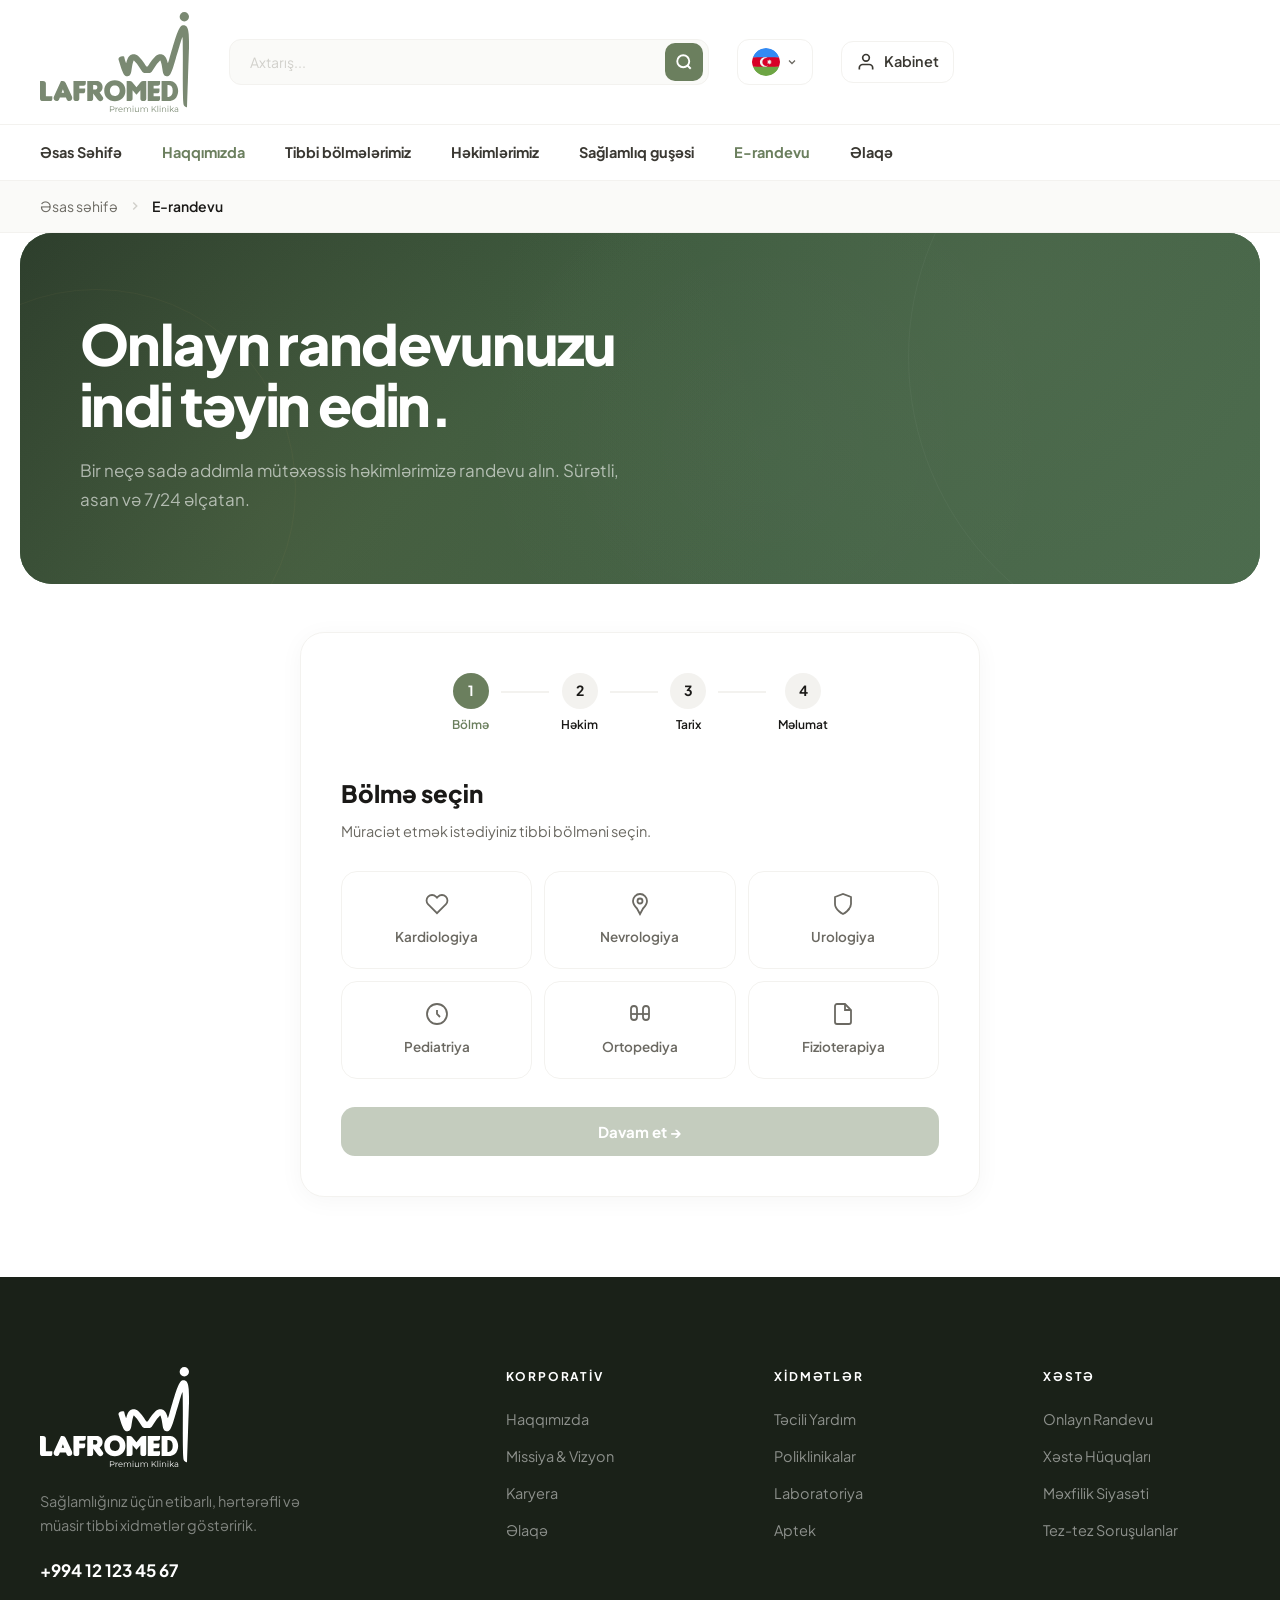
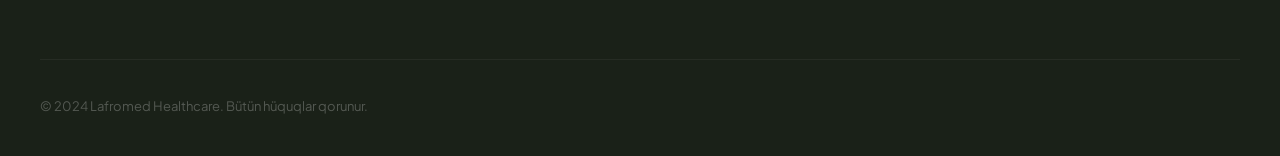
<file: appointment.html>
<!DOCTYPE html>
<html lang="az">
<head>
  <meta charset="UTF-8" />
  <meta name="viewport" content="width=device-width, initial-scale=1.0" />
  <title>E-randevu — Lafromed Healthcare</title>
  <link rel="stylesheet" href="style.css" />
  <link rel="stylesheet" href="appointment.css" />
</head>
<body>


  <!-- ── HEADER TOP (not sticky, scrolls away) ──────────── -->
  <header class="header-top">
    <div class="header-top-inner">
      <a href="index.html" class="logo">
        <img src="uploads/logo.svg" alt="Lafromed Healthcare" class="logo-img logo-desktop" /><img src="uploads/logo_mobile.svg" alt="Lafromed Healthcare" class="logo-img logo-mobile" />
      </a>
      <div class="header-top-right">
        <div class="header-search">
          <input type="text" placeholder="Axtarış..." data-i18n-placeholder="header_search_placeholder" class="header-search-input" />
          <button class="header-search-btn" aria-label="Axtar">
            <svg width="18" height="18" viewBox="0 0 24 24" fill="none" stroke="currentColor" stroke-width="2.5"><circle cx="11" cy="11" r="8"/><line x1="21" y1="21" x2="16.65" y2="16.65"/></svg>
          </button>
        </div>
        <div class="header-actions">
          <div class="header-lang" id="langToggle">
            <img src="uploads/langs/aze.svg" alt="AZ" class="lang-flag" id="currentFlag" />
            <svg class="lang-chevron" width="12" height="12" viewBox="0 0 24 24" fill="none" stroke="currentColor" stroke-width="2.5"><polyline points="6 9 12 15 18 9"/></svg>
            <div class="lang-dropdown" id="langDropdown">
              <button class="lang-option active" data-lang="az" data-flag="uploads/langs/aze.svg"><img src="uploads/langs/aze.svg" alt="" class="lang-flag" /> Azərbaycan</button>
              <button class="lang-option" data-lang="en" data-flag="uploads/langs/eng.svg"><img src="uploads/langs/eng.svg" alt="" class="lang-flag" /> English</button>
              <button class="lang-option" data-lang="ru" data-flag="uploads/langs/ru.svg"><img src="uploads/langs/ru.svg" alt="" class="lang-flag" /> Русский</button>
            </div>
          </div>
          <a href="login.html" class="header-login">
            <svg width="20" height="20" viewBox="0 0 24 24" fill="none" stroke="currentColor" stroke-width="2"><path d="M20 21v-2a4 4 0 00-4-4H8a4 4 0 00-4 4v2"/><circle cx="12" cy="7" r="4"/></svg>
            <span data-i18n="header_cabinet">Kabinet</span>
          </a>
        </div>
      </div>
      <!-- Mobile actions -->
      <div class="header-mobile-actions">
        <div class="header-lang" id="langToggleMob">
          <img src="uploads/langs/aze.svg" alt="AZ" class="lang-flag" id="currentFlagMob" />
          <svg class="lang-chevron" width="10" height="10" viewBox="0 0 24 24" fill="none" stroke="currentColor" stroke-width="3"><polyline points="6 9 12 15 18 9"/></svg>
          <div class="lang-dropdown" id="langDropdownMob">
            <button class="lang-option active" data-lang="az" data-flag="uploads/langs/aze.svg"><img src="uploads/langs/aze.svg" alt="" class="lang-flag" /> Azərbaycan</button>
            <button class="lang-option" data-lang="en" data-flag="uploads/langs/eng.svg"><img src="uploads/langs/eng.svg" alt="" class="lang-flag" /> English</button>
            <button class="lang-option" data-lang="ru" data-flag="uploads/langs/ru.svg"><img src="uploads/langs/ru.svg" alt="" class="lang-flag" /> Русский</button>
          </div>
        </div>
        <button class="mobile-icon-btn" id="mobileSearchBtn" aria-label="Axtar">
          <svg width="20" height="20" viewBox="0 0 24 24" fill="none" stroke="currentColor" stroke-width="2"><circle cx="11" cy="11" r="8"/><line x1="21" y1="21" x2="16.65" y2="16.65"/></svg>
        </button>
        <button class="hamburger" id="hamburger" aria-label="Menu">
          <span></span><span></span><span></span>
        </button>
      </div>
    </div>
  </header>

  <!-- ── SPOTLIGHT SEARCH OVERLAY ──────────────────────── -->
  <div class="spotlight-overlay" id="spotlightOverlay">
    <div class="spotlight-backdrop" id="spotlightBackdrop"></div>
    <div class="spotlight-box">
      <div class="spotlight-input-wrap">
        <svg class="spotlight-icon" width="22" height="22" viewBox="0 0 24 24" fill="none" stroke="currentColor" stroke-width="2.5"><circle cx="11" cy="11" r="8"/><line x1="21" y1="21" x2="16.65" y2="16.65"/></svg>
        <input type="text" class="spotlight-input" id="spotlightInput" placeholder="Axtarış..." data-i18n-placeholder="header_search_placeholder" autocomplete="off" />
        <button class="spotlight-search-btn" id="spotlightSearchBtn" aria-label="Axtar">
          <svg width="20" height="20" viewBox="0 0 24 24" fill="none" stroke="currentColor" stroke-width="2.5"><circle cx="11" cy="11" r="8"/><line x1="21" y1="21" x2="16.65" y2="16.65"/></svg>
        </button>
      </div>
    </div>
  </div>

  <!-- ── HEADER NAV (sticky — only this sticks on scroll) ── -->
  <nav class="header-nav" id="headerNav">
    <div class="header-nav-inner">
      <div class="header-nav-links">
        <a href="index.html" class="nav-item" data-i18n="nav_home">Əsas Səhifə</a>
        <a href="about.html" class="nav-item active-nav"data-i18n="nav_about">Haqqımızda</a>
        <a href="departments.html" class="nav-item"data-i18n="nav_departments">Tibbi bölmələrimiz</a>
        <a href="doctors.html" class="nav-item"data-i18n="nav_doctors">Həkimlərimiz</a>
        <a href="blog.html" class="nav-item"data-i18n="nav_health_corner">Sağlamlıq guşəsi</a>
        <a href="appointment.html" class="nav-item active-nav"data-i18n="nav_appointment">E-randevu</a>
        <a href="contact.html" class="nav-item"data-i18n="nav_contact">Əlaqə</a>
      </div>
    </div>
  </nav>

  <!-- ── MOBILE SLIDE-IN MENU (right side) ─────────── -->
  <div class="mobile-overlay" id="mobileOverlay"></div>
  <aside class="mobile-menu" id="mobileMenu">
    <div class="mobile-menu-top">
      <button class="mobile-menu-close" id="mobileClose" aria-label="Bağla">
        <svg width="24" height="24" viewBox="0 0 24 24" fill="none" stroke="currentColor" stroke-width="2.5"><line x1="18" y1="6" x2="6" y2="18"/><line x1="6" y1="6" x2="18" y2="18"/></svg>
      </button>
    </div>
<nav class="mobile-menu-links">
      <a href="index.html" class="mob-link" data-i18n="nav_home">Əsas Səhifə</a>
      <a href="about.html" class="mob-link"data-i18n="nav_about">Haqqımızda</a>
      <a href="departments.html" class="mob-link"data-i18n="nav_departments">Tibbi bölmələrimiz</a>
      <a href="doctors.html" class="mob-link"data-i18n="nav_doctors">Həkimlərimiz</a>
      <a href="blog.html" class="mob-link"data-i18n="nav_health_corner">Sağlamlıq guşəsi</a>
      <a href="appointment.html" class="mob-link mob-active"data-i18n="nav_appointment">E-randevu</a>
      <a href="contact.html" class="mob-link"data-i18n="nav_contact">Əlaqə</a>
      <div class="mob-divider"></div>
      <a href="login.html" class="mob-link mob-cabinet">
        <svg width="20" height="20" viewBox="0 0 24 24" fill="none" stroke="currentColor" stroke-width="2"><path d="M20 21v-2a4 4 0 00-4-4H8a4 4 0 00-4 4v2"/><circle cx="12" cy="7" r="4"/></svg>
        Kabinet
      </a>
    </nav>
  </aside>

  <!-- ── BREADCRUMB ──────────────────────────────────────── -->
  <div class="appt-breadcrumb">
    <div class="appt-breadcrumb-inner">
      <a href="index.html">Əsas səhifə</a>
      <svg width="14" height="14" viewBox="0 0 24 24" fill="none" stroke="currentColor" stroke-width="2.5"><polyline points="9 18 15 12 9 6"/></svg>
      <span>E-randevu</span>
    </div>
  </div>

  <!-- ── PAGE HERO ─────────────────────────────────────── -->
  <section class="appt-hero">
    <div class="appt-hero-bg">
      <div class="appt-hero-pattern"></div>
    </div>
    <div class="appt-hero-content">
      <h1 class="appt-hero-title">Onlayn randevunuzu<br/>indi təyin edin.</h1>
      <p class="appt-hero-desc">Bir neçə sadə addımla mütəxəssis həkimlərimizə randevu alın. Sürətli, asan və 7/24 əlçatan.</p>
    </div>
  </section>

  <!-- ── APPOINTMENT FORM ────────────────────────────────── -->
  <section class="appt-section">
    <div class="appt-container">
      <div class="appt-layout">

        <!-- ── Left: Form ──────────────────────────────── -->
        <div class="appt-form-card">
          <div class="appt-form-header">
            <div class="appt-step-indicator">
              <div class="appt-step active" data-step="1"><span>1</span><p>Bölmə</p></div>
              <div class="appt-step-line"></div>
              <div class="appt-step" data-step="2"><span>2</span><p>Həkim</p></div>
              <div class="appt-step-line"></div>
              <div class="appt-step" data-step="3"><span>3</span><p>Tarix</p></div>
              <div class="appt-step-line"></div>
              <div class="appt-step" data-step="4"><span>4</span><p>Məlumat</p></div>
            </div>
          </div>

          <form class="appt-form" id="apptForm">
            <!-- Step 1: Department -->
            <div class="appt-form-step active" id="step1">
              <h2>Bölmə seçin</h2>
              <p class="appt-form-desc">Müraciət etmək istədiyiniz tibbi bölməni seçin.</p>
              <div class="appt-dept-grid" id="deptGrid">
                <label class="appt-dept-option">
                  <input type="radio" name="department" value="Kardiologiya" />
                  <div class="appt-dept-box">
                    <svg width="24" height="24" viewBox="0 0 24 24" fill="none" stroke="currentColor" stroke-width="1.8"><path d="M20.84 4.61a5.5 5.5 0 00-7.78 0L12 5.67l-1.06-1.06a5.5 5.5 0 00-7.78 7.78l1.06 1.06L12 21.23l7.78-7.78 1.06-1.06a5.5 5.5 0 000-7.78z"/></svg>
                    <span>Kardiologiya</span>
                  </div>
                </label>
                <label class="appt-dept-option">
                  <input type="radio" name="department" value="Nevrologiya" />
                  <div class="appt-dept-box">
                    <svg width="24" height="24" viewBox="0 0 24 24" fill="none" stroke="currentColor" stroke-width="1.8"><path d="M12 2a7 7 0 017 7c0 3-2 5.5-4 7.5L12 22l-3-5.5C7 14.5 5 12 5 9a7 7 0 017-7z"/><circle cx="12" cy="9" r="2.5"/></svg>
                    <span>Nevrologiya</span>
                  </div>
                </label>
                <label class="appt-dept-option">
                  <input type="radio" name="department" value="Urologiya" />
                  <div class="appt-dept-box">
                    <svg width="24" height="24" viewBox="0 0 24 24" fill="none" stroke="currentColor" stroke-width="1.8"><path d="M12 22s8-4 8-10V5l-8-3-8 3v7c0 6 8 10 8 10z"/></svg>
                    <span>Urologiya</span>
                  </div>
                </label>
                <label class="appt-dept-option">
                  <input type="radio" name="department" value="Pediatriya" />
                  <div class="appt-dept-box">
                    <svg width="24" height="24" viewBox="0 0 24 24" fill="none" stroke="currentColor" stroke-width="1.8"><circle cx="12" cy="12" r="10"/><path d="M12 8v4l3 3"/></svg>
                    <span>Pediatriya</span>
                  </div>
                </label>
                <label class="appt-dept-option">
                  <input type="radio" name="department" value="Ortopediya" />
                  <div class="appt-dept-box">
                    <svg width="24" height="24" viewBox="0 0 24 24" fill="none" stroke="currentColor" stroke-width="1.8"><path d="M18 4a3 3 0 00-3 3v8a3 3 0 006 0V7a3 3 0 00-3-3z"/><path d="M6 4a3 3 0 00-3 3v8a3 3 0 006 0V7a3 3 0 00-3-3z"/><path d="M3 12h18"/></svg>
                    <span>Ortopediya</span>
                  </div>
                </label>
                <label class="appt-dept-option">
                  <input type="radio" name="department" value="Fizioterapiya" />
                  <div class="appt-dept-box">
                    <svg width="24" height="24" viewBox="0 0 24 24" fill="none" stroke="currentColor" stroke-width="1.8"><path d="M14 2H6a2 2 0 00-2 2v16a2 2 0 002 2h12a2 2 0 002-2V8z"/><polyline points="14 2 14 8 20 8"/></svg>
                    <span>Fizioterapiya</span>
                  </div>
                </label>
              </div>
              <button type="button" class="appt-next-btn" id="nextStep1" disabled>Davam et →</button>
            </div>

            <!-- Step 2: Doctor -->
            <div class="appt-form-step" id="step2">
              <h2>Həkim seçin</h2>
              <p class="appt-form-desc">Seçdiyiniz bölmədəki həkimlərdən birini seçin.</p>
              <div class="appt-doctor-list" id="doctorList">
                <!-- Populated by JS -->
              </div>
              <div class="appt-nav-btns">
                <button type="button" class="appt-back-btn" id="backStep2">← Geri</button>
                <button type="button" class="appt-next-btn" id="nextStep2" disabled>Davam et →</button>
              </div>
            </div>

            <!-- Step 3: Date & Time -->
            <div class="appt-form-step" id="step3">
              <h2>Tarix və vaxt seçin</h2>
              <p class="appt-form-desc">Sizin üçün uyğun olan tarixi və vaxtı seçin.</p>
              <div class="appt-datetime">
                <div class="appt-field">
                  <label>Tarix</label>
                  <input type="date" id="apptDate" required />
                </div>
                <div class="appt-field">
                  <label>Vaxt</label>
                  <select id="apptTime" required>
                    <option value="">Vaxt seçin</option>
                    <option>09:00</option>
                    <option>09:30</option>
                    <option>10:00</option>
                    <option>10:30</option>
                    <option>11:00</option>
                    <option>11:30</option>
                    <option>13:00</option>
                    <option>13:30</option>
                    <option>14:00</option>
                    <option>14:30</option>
                    <option>15:00</option>
                    <option>15:30</option>
                    <option>16:00</option>
                    <option>16:30</option>
                  </select>
                </div>
              </div>
              <div class="appt-nav-btns">
                <button type="button" class="appt-back-btn" id="backStep3">← Geri</button>
                <button type="button" class="appt-next-btn" id="nextStep3" disabled>Davam et →</button>
              </div>
            </div>

            <!-- Step 4: Personal Info -->
            <div class="appt-form-step" id="step4">
              <h2>Şəxsi məlumatlarınız</h2>
              <p class="appt-form-desc">Randevunuzun təsdiqi üçün məlumatlarınızı daxil edin.</p>
              <div class="appt-personal-fields">
                <div class="appt-field-row">
                  <div class="appt-field">
                    <label>Ad</label>
                    <input type="text" id="apptName" placeholder="Adınız" required />
                  </div>
                  <div class="appt-field">
                    <label>Soyad</label>
                    <input type="text" id="apptSurname" placeholder="Soyadınız" required />
                  </div>
                </div>
                <div class="appt-field-row">
                  <div class="appt-field">
                    <label>Telefon</label>
                    <input type="tel" id="apptPhone" placeholder="+994 5x xxx xx xx" required />
                  </div>
                  <div class="appt-field">
                    <label>E-mail</label>
                    <input type="email" id="apptEmail" placeholder="sizin@email.az" />
                  </div>
                </div>
                <div class="appt-field">
                  <label>Qeydləriniz (istəyə bağlı)</label>
                  <textarea id="apptNotes" placeholder="Şikayətinizi və ya qeydlərinizi yazın..." rows="3"></textarea>
                </div>
              </div>
              <div class="appt-nav-btns">
                <button type="button" class="appt-back-btn" id="backStep4">← Geri</button>
                <button type="submit" class="appt-submit-btn">Randevunu Təsdiqlə</button>
              </div>
            </div>

            <!-- Success -->
            <div class="appt-form-step" id="stepSuccess">
              <div class="appt-success">
                <div class="appt-success-icon">
                  <svg width="48" height="48" viewBox="0 0 24 24" fill="none" stroke="currentColor" stroke-width="2"><path d="M22 11.08V12a10 10 0 11-5.93-9.14"/><polyline points="22 4 12 14.01 9 11.01"/></svg>
                </div>
                <h2>Randevunuz uğurla qeydə alındı!</h2>
                <p>Ən qısa zamanda sizinlə əlaqə saxlanılacaq. Təşəkkür edirik!</p>
                <div class="appt-summary" id="apptSummary"></div>
                <a href="index.html" class="appt-home-btn">Əsas səhifəyə qayıt</a>
              </div>
            </div>
          </form>
        </div>

      </div>
    </div>
  </section>

  <footer class="footer">
    <div class="footer-inner">
      <div class="footer-brand">
        <div class="logo"><img src="uploads/logo.svg" alt="Lafromed Healthcare" class="logo-img footer-logo-img" /></div>
        <p data-i18n="footer_desc">Saglamliginiz ucun etibarlı, herterefli ve muasir tibbi xidmetler gosteririk.</p>
        <p class="footer-phone"><strong>+994 12 123 45 67</strong></p>
      </div>
      <div class="footer-links"><h4 data-i18n="footer_corporate">Korporativ</h4><a href="#"data-i18n="footer_about">Haqqimizda</a><a href="#"data-i18n="footer_mission">Missiya &amp; Vizyon</a><a href="#"data-i18n="footer_career">Karyera</a><a href="#"data-i18n="footer_contact">Elaqe</a></div>
      <div class="footer-links"><h4 data-i18n="footer_services">Xidmetler</h4><a href="#"data-i18n="footer_emergency">Tecili Yardim</a><a href="#"data-i18n="footer_clinics">Poliklinikalar</a><a href="#"data-i18n="footer_laboratory">Laboratoriya</a><a href="#"data-i18n="footer_pharmacy">Aptek</a></div>
      <div class="footer-links"><h4 data-i18n="footer_patient">Xeste</h4><a href="#"data-i18n="footer_online_appointment">Onlayn Randevu</a><a href="#"data-i18n="footer_patient_rights">Xeste Huquqlari</a><a href="#"data-i18n="footer_privacy">Mexfilik Siyaseti</a><a href="#"data-i18n="footer_faq">Tez-tez Sorusulanlar</a></div>
    </div>
    <div class="footer-bottom"><p data-i18n-html="footer_copyright">&copy; 2024 Lafromed Healthcare. Butun huquqlar qorunur.</p></div>
  </footer>

  <script src="script.js"></script>
  <script src="i18n.js"></script>
  <script>
    const doctorData = {
      'Kardiologiya': [
        { name: 'Fərq etməz', value: 'any' },
        { name: 'Dr. Aysel Məmmədova', value: 'aysel-mammadova' }
      ],
      'Nevrologiya': [
        { name: 'Fərq etməz', value: 'any' },
        { name: 'Dr. Tural Həsənov', value: 'tural-hasanov' }
      ],
      'Urologiya': [
        { name: 'Fərq etməz', value: 'any' },
        { name: 'Dr. Cəfər Əhmədli', value: 'jafar-ahmadli' }
      ],
      'Pediatriya': [
        { name: 'Fərq etməz', value: 'any' },
        { name: 'Dr. Münəvvər Həsənova', value: 'munavvar-hasanova' }
      ],
      'Ortopediya': [
        { name: 'Fərq etməz', value: 'any' },
        { name: 'Dr. Kamran İsmayılov', value: 'kamran-ismayilov' }
      ],
      'Fizioterapiya': [
        { name: 'Fərq etməz', value: 'any' },
        { name: 'Dr. Rüfət Cabbarlı', value: 'rufat-jabbarli' }
      ]
    };

    const steps = document.querySelectorAll('.appt-form-step');
    const stepIndicators = document.querySelectorAll('.appt-step');
    const doctorList = document.getElementById('doctorList');
    let currentStep = 1;

    function showStep(n) {
      steps.forEach(s => s.classList.remove('active'));
      document.getElementById(n === 5 ? 'stepSuccess' : 'step' + n).classList.add('active');
      stepIndicators.forEach((s, i) => {
        s.classList.toggle('active', i + 1 <= n);
        s.classList.toggle('done', i + 1 < n);
      });
      currentStep = n;
    }

    const deptRadios = document.querySelectorAll('input[name="department"]');
    const nextStep1 = document.getElementById('nextStep1');
    deptRadios.forEach(r => { r.addEventListener('change', () => { nextStep1.disabled = false; }); });
    nextStep1.addEventListener('click', () => {
      const dept = document.querySelector('input[name="department"]:checked').value;
      populateDoctors(dept);
      showStep(2);
    });

    function populateDoctors(dept) {
      const doctors = doctorData[dept] || [];
      doctorList.innerHTML = '';
      doctors.forEach(doc => {
        const label = document.createElement('label');
        label.className = 'appt-doctor-option';
        label.innerHTML = '<input type="radio" name="doctor" value="' + doc.value + '" /><div class="appt-doctor-box"><span class="appt-doctor-name">' + doc.name + '</span>' + (doc.value !== 'any' ? '<span class="appt-doctor-dept">' + dept + '</span>' : '') + '</div>';
        doctorList.appendChild(label);
      });
      const nextStep2 = document.getElementById('nextStep2');
      nextStep2.disabled = true;
      doctorList.querySelectorAll('input').forEach(r => { r.addEventListener('change', () => { nextStep2.disabled = false; }); });
    }

    document.getElementById('nextStep2').addEventListener('click', () => showStep(3));
    document.getElementById('backStep2').addEventListener('click', () => showStep(1));

    const apptDate = document.getElementById('apptDate');
    const apptTime = document.getElementById('apptTime');
    const nextStep3 = document.getElementById('nextStep3');
    apptDate.setAttribute('min', new Date().toISOString().split('T')[0]);
    function checkStep3() { nextStep3.disabled = !(apptDate.value && apptTime.value); }
    apptDate.addEventListener('change', checkStep3);
    apptTime.addEventListener('change', checkStep3);
    nextStep3.addEventListener('click', () => showStep(4));
    document.getElementById('backStep3').addEventListener('click', () => showStep(2));

    document.getElementById('backStep4').addEventListener('click', () => showStep(3));
    document.getElementById('apptForm').addEventListener('submit', (e) => {
      e.preventDefault();
      const dept = document.querySelector('input[name="department"]:checked')?.value;
      const doc = document.querySelector('input[name="doctor"]:checked');
      const docName = doc ? doc.parentElement.querySelector('.appt-doctor-name').textContent : '';
      const dateRaw = apptDate.value;
      const dateParts = dateRaw.split('-');
      const date = dateParts[2] + '.' + dateParts[1] + '.' + dateParts[0];
      const time = apptTime.value;
      const name = document.getElementById('apptName').value;
      const surname = document.getElementById('apptSurname').value;
      document.getElementById('apptSummary').innerHTML = '<div class="appt-summary-row"><span>Bölmə:</span><strong>' + dept + '</strong></div><div class="appt-summary-row"><span>Həkim:</span><strong>' + docName + '</strong></div><div class="appt-summary-row"><span>Tarix:</span><strong>' + date + '</strong></div><div class="appt-summary-row"><span>Vaxt:</span><strong>' + time + '</strong></div><div class="appt-summary-row"><span>Xəstə:</span><strong>' + name + ' ' + surname + '</strong></div>';
      showStep(5);
    });
  </script>
</body>
</html>
</file>
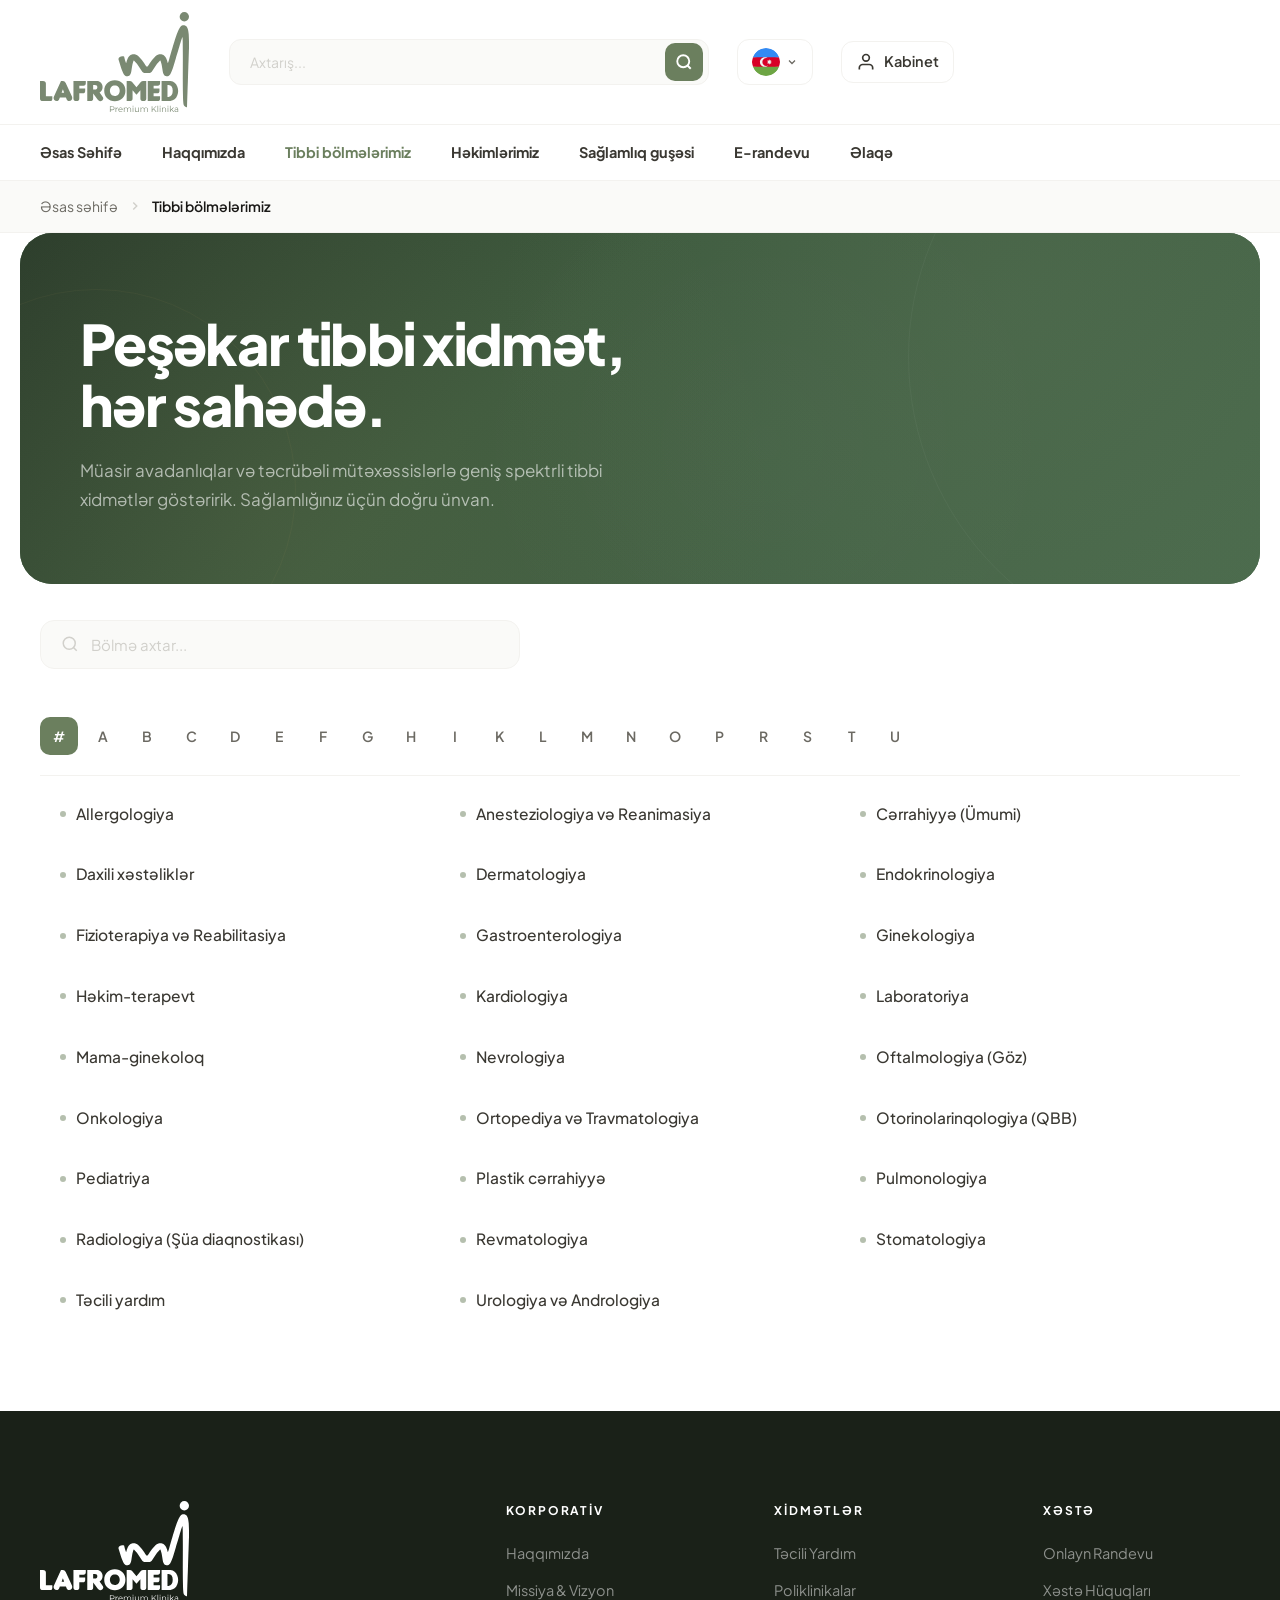
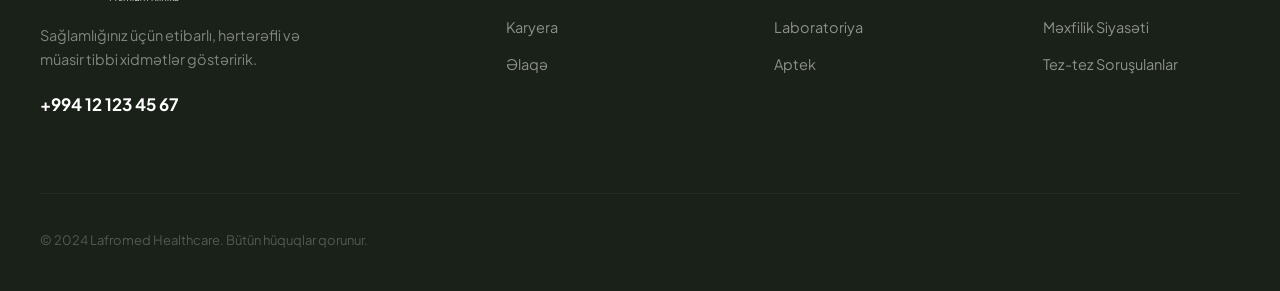
<file: departments.html>
<!DOCTYPE html>
<html lang="az">
<head>
  <meta charset="UTF-8" />
  <meta name="viewport" content="width=device-width, initial-scale=1.0" />
  <title>Tibbi Bölmələrimiz — Lafromed Healthcare</title>
  <link rel="stylesheet" href="style.css" />
  <link rel="stylesheet" href="departments.css" />
</head>
<body>

  <!-- ── HEADER TOP (not sticky, scrolls away) ──────────── -->
  <header class="header-top">
    <div class="header-top-inner">
      <a href="index.html" class="logo">
        <img src="uploads/logo.svg" alt="Lafromed Healthcare" class="logo-img logo-desktop" /><img src="uploads/logo_mobile.svg" alt="Lafromed Healthcare" class="logo-img logo-mobile" />
      </a>
      <div class="header-top-right">
        <div class="header-search">
          <input type="text" placeholder="Axtarış..." data-i18n-placeholder="header_search_placeholder" class="header-search-input" />
          <button class="header-search-btn" aria-label="Axtar">
            <svg width="18" height="18" viewBox="0 0 24 24" fill="none" stroke="currentColor" stroke-width="2.5"><circle cx="11" cy="11" r="8"/><line x1="21" y1="21" x2="16.65" y2="16.65"/></svg>
          </button>
        </div>
        <div class="header-actions">
          <div class="header-lang" id="langToggle">
            <img src="uploads/langs/aze.svg" alt="AZ" class="lang-flag" id="currentFlag" />
            <svg class="lang-chevron" width="12" height="12" viewBox="0 0 24 24" fill="none" stroke="currentColor" stroke-width="2.5"><polyline points="6 9 12 15 18 9"/></svg>
            <div class="lang-dropdown" id="langDropdown">
              <button class="lang-option active" data-lang="az" data-flag="uploads/langs/aze.svg"><img src="uploads/langs/aze.svg" alt="" class="lang-flag" /> Azərbaycan</button>
              <button class="lang-option" data-lang="en" data-flag="uploads/langs/eng.svg"><img src="uploads/langs/eng.svg" alt="" class="lang-flag" /> English</button>
              <button class="lang-option" data-lang="ru" data-flag="uploads/langs/ru.svg"><img src="uploads/langs/ru.svg" alt="" class="lang-flag" /> Русский</button>
            </div>
          </div>
          <a href="login.html" class="header-login">
            <svg width="20" height="20" viewBox="0 0 24 24" fill="none" stroke="currentColor" stroke-width="2"><path d="M20 21v-2a4 4 0 00-4-4H8a4 4 0 00-4 4v2"/><circle cx="12" cy="7" r="4"/></svg>
            <span data-i18n="header_cabinet">Kabinet</span>
          </a>
        </div>
      </div>
      <!-- Mobile actions -->
      <div class="header-mobile-actions">
        <div class="header-lang" id="langToggleMob">
          <img src="uploads/langs/aze.svg" alt="AZ" class="lang-flag" id="currentFlagMob" />
          <svg class="lang-chevron" width="10" height="10" viewBox="0 0 24 24" fill="none" stroke="currentColor" stroke-width="3"><polyline points="6 9 12 15 18 9"/></svg>
          <div class="lang-dropdown" id="langDropdownMob">
            <button class="lang-option active" data-lang="az" data-flag="uploads/langs/aze.svg"><img src="uploads/langs/aze.svg" alt="" class="lang-flag" /> Azərbaycan</button>
            <button class="lang-option" data-lang="en" data-flag="uploads/langs/eng.svg"><img src="uploads/langs/eng.svg" alt="" class="lang-flag" /> English</button>
            <button class="lang-option" data-lang="ru" data-flag="uploads/langs/ru.svg"><img src="uploads/langs/ru.svg" alt="" class="lang-flag" /> Русский</button>
          </div>
        </div>
        <button class="mobile-icon-btn" id="mobileSearchBtn" aria-label="Axtar">
          <svg width="20" height="20" viewBox="0 0 24 24" fill="none" stroke="currentColor" stroke-width="2"><circle cx="11" cy="11" r="8"/><line x1="21" y1="21" x2="16.65" y2="16.65"/></svg>
        </button>
        <button class="hamburger" id="hamburger" aria-label="Menu">
          <span></span><span></span><span></span>
        </button>
      </div>
    </div>
  </header>

  <!-- ── SPOTLIGHT SEARCH OVERLAY ──────────────────────── -->
  <div class="spotlight-overlay" id="spotlightOverlay">
    <div class="spotlight-backdrop" id="spotlightBackdrop"></div>
    <div class="spotlight-box">
      <div class="spotlight-input-wrap">
        <svg class="spotlight-icon" width="22" height="22" viewBox="0 0 24 24" fill="none" stroke="currentColor" stroke-width="2.5"><circle cx="11" cy="11" r="8"/><line x1="21" y1="21" x2="16.65" y2="16.65"/></svg>
        <input type="text" class="spotlight-input" id="spotlightInput" placeholder="Axtarış..." data-i18n-placeholder="header_search_placeholder" autocomplete="off" />
        <button class="spotlight-search-btn" id="spotlightSearchBtn" aria-label="Axtar">
          <svg width="20" height="20" viewBox="0 0 24 24" fill="none" stroke="currentColor" stroke-width="2.5"><circle cx="11" cy="11" r="8"/><line x1="21" y1="21" x2="16.65" y2="16.65"/></svg>
        </button>
      </div>
    </div>
  </div>

  <!-- ── HEADER NAV (sticky — only this sticks on scroll) ── -->
  <nav class="header-nav" id="headerNav">
    <div class="header-nav-inner">
      <div class="header-nav-links">
        <a href="index.html" class="nav-item" data-i18n="nav_home">Əsas Səhifə</a>
        <a href="about.html" class="nav-item"data-i18n="nav_about">Haqqımızda</a>
        <a href="departments.html" class="nav-item active-nav"data-i18n="nav_departments">Tibbi bölmələrimiz</a>
        <a href="doctors.html" class="nav-item"data-i18n="nav_doctors">Həkimlərimiz</a>
        <a href="blog.html" class="nav-item"data-i18n="nav_health_corner">Sağlamlıq guşəsi</a>
        <a href="appointment.html" class="nav-item"data-i18n="nav_appointment">E-randevu</a>
        <a href="contact.html" class="nav-item"data-i18n="nav_contact">Əlaqə</a>
      </div>
    </div>
  </nav>

  <!-- ── MOBILE SLIDE-IN MENU (right side) ─────────── -->
  <div class="mobile-overlay" id="mobileOverlay"></div>
  <aside class="mobile-menu" id="mobileMenu">
    <div class="mobile-menu-top">
      <button class="mobile-menu-close" id="mobileClose" aria-label="Bağla">
        <svg width="24" height="24" viewBox="0 0 24 24" fill="none" stroke="currentColor" stroke-width="2.5"><line x1="18" y1="6" x2="6" y2="18"/><line x1="6" y1="6" x2="18" y2="18"/></svg>
      </button>
    </div>
<nav class="mobile-menu-links">
      <a href="index.html" class="mob-link" data-i18n="nav_home">Əsas Səhifə</a>
      <a href="about.html" class="mob-link"data-i18n="nav_about">Haqqımızda</a>
      <a href="departments.html" class="mob-link mob-active"data-i18n="nav_departments">Tibbi bölmələrimiz</a>
      <a href="doctors.html" class="mob-link"data-i18n="nav_doctors">Həkimlərimiz</a>
      <a href="blog.html" class="mob-link"data-i18n="nav_health_corner">Sağlamlıq guşəsi</a>
      <a href="appointment.html" class="mob-link"data-i18n="nav_appointment">E-randevu</a>
      <a href="contact.html" class="mob-link"data-i18n="nav_contact">Əlaqə</a>
      <div class="mob-divider"></div>
      <a href="login.html" class="mob-link mob-cabinet">
        <svg width="20" height="20" viewBox="0 0 24 24" fill="none" stroke="currentColor" stroke-width="2"><path d="M20 21v-2a4 4 0 00-4-4H8a4 4 0 00-4 4v2"/><circle cx="12" cy="7" r="4"/></svg>
        Kabinet
      </a>
    </nav>
  </aside>

  <!-- ── BREADCRUMB ──────────────────────────────────────── -->
  <div class="dept-breadcrumb">
    <div class="dept-breadcrumb-inner">
      <a href="index.html">Əsas səhifə</a>
      <svg width="14" height="14" viewBox="0 0 24 24" fill="none" stroke="currentColor" stroke-width="2.5"><polyline points="9 18 15 12 9 6"/></svg>
      <span>Tibbi bölmələrimiz</span>
    </div>
  </div>

  <!-- ── PAGE HERO ─────────────────────────────────────── -->
  <section class="dept-hero">
    <div class="dept-hero-bg">
      <div class="dept-hero-pattern"></div>
    </div>
    <div class="dept-hero-content">
      <h1 class="dept-hero-title">Peşəkar tibbi xidmət,<br/>hər sahədə.</h1>
      <p class="dept-hero-desc">Müasir avadanlıqlar və təcrübəli mütəxəssislərlə geniş spektrli tibbi xidmətlər göstəririk. Sağlamlığınız üçün doğru ünvan.</p>
    </div>
  </section>

  <!-- ── SEARCH + FILTER ─────────────────────────────────── -->
  <section class="dept-section">
    <div class="dept-container">
      <div class="dept-search-bar">
        <div class="dept-search-wrap">
          <svg width="18" height="18" viewBox="0 0 24 24" fill="none" stroke="currentColor" stroke-width="2"><circle cx="11" cy="11" r="8"/><line x1="21" y1="21" x2="16.65" y2="16.65"/></svg>
          <input type="text" id="deptSearch" placeholder="Bölmə axtar..." />
        </div>
      </div>

      <!-- ── ALPHABET FILTER ───────────────────────────────── -->
      <div class="dept-alpha-bar" id="deptAlpha">
        <button class="dept-alpha-btn active" data-letter="all">#</button>
        <button class="dept-alpha-btn" data-letter="A">A</button>
        <button class="dept-alpha-btn" data-letter="B">B</button>
        <button class="dept-alpha-btn" data-letter="C">C</button>
        <button class="dept-alpha-btn" data-letter="D">D</button>
        <button class="dept-alpha-btn" data-letter="E">E</button>
        <button class="dept-alpha-btn" data-letter="F">F</button>
        <button class="dept-alpha-btn" data-letter="G">G</button>
        <button class="dept-alpha-btn" data-letter="H">H</button>
        <button class="dept-alpha-btn" data-letter="I">I</button>
        <button class="dept-alpha-btn" data-letter="K">K</button>
        <button class="dept-alpha-btn" data-letter="L">L</button>
        <button class="dept-alpha-btn" data-letter="M">M</button>
        <button class="dept-alpha-btn" data-letter="N">N</button>
        <button class="dept-alpha-btn" data-letter="O">O</button>
        <button class="dept-alpha-btn" data-letter="P">P</button>
        <button class="dept-alpha-btn" data-letter="R">R</button>
        <button class="dept-alpha-btn" data-letter="S">S</button>
        <button class="dept-alpha-btn" data-letter="T">T</button>
        <button class="dept-alpha-btn" data-letter="U">U</button>
      </div>

      <!-- ── DEPARTMENT LIST ───────────────────────────────── -->
      <div class="dept-list" id="deptList">
        <a href="#" class="dept-list-item" data-name="Allergologiya">Allergologiya</a>
        <a href="#" class="dept-list-item" data-name="Anesteziologiya">Anesteziologiya və Reanimasiya</a>
        <a href="#" class="dept-list-item" data-name="Cərrahiyyə">Cərrahiyyə (Ümumi)</a>
        <a href="#" class="dept-list-item" data-name="Daxili xəstəliklər">Daxili xəstəliklər</a>
        <a href="#" class="dept-list-item" data-name="Dermatologiya">Dermatologiya</a>
        <a href="#" class="dept-list-item" data-name="Endokrinologiya">Endokrinologiya</a>
        <a href="#" class="dept-list-item" data-name="Fizioterapiya">Fizioterapiya və Reabilitasiya</a>
        <a href="#" class="dept-list-item" data-name="Gastroenterologiya">Gastroenterologiya</a>
        <a href="#" class="dept-list-item" data-name="Ginekologiya">Ginekologiya</a>
        <a href="#" class="dept-list-item" data-name="Həkim-terapevt">Həkim-terapevt</a>
        <a href="#" class="dept-list-item" data-name="Kardiologiya">Kardiologiya</a>
        <a href="#" class="dept-list-item" data-name="Laboratoriya">Laboratoriya</a>
        <a href="#" class="dept-list-item" data-name="Mama-ginekoloq">Mama-ginekoloq</a>
        <a href="#" class="dept-list-item" data-name="Nevrologiya">Nevrologiya</a>
        <a href="#" class="dept-list-item" data-name="Oftalmologiya">Oftalmologiya (Göz)</a>
        <a href="#" class="dept-list-item" data-name="Onkologiya">Onkologiya</a>
        <a href="#" class="dept-list-item" data-name="Ortopediya">Ortopediya və Travmatologiya</a>
        <a href="#" class="dept-list-item" data-name="Otorinolarinqologiya">Otorinolarinqologiya (QBB)</a>
        <a href="#" class="dept-list-item" data-name="Pediatriya">Pediatriya</a>
        <a href="#" class="dept-list-item" data-name="Plastik cərrahiyyə">Plastik cərrahiyyə</a>
        <a href="#" class="dept-list-item" data-name="Pulmonologiya">Pulmonologiya</a>
        <a href="#" class="dept-list-item" data-name="Radiologiya">Radiologiya (Şüa diaqnostikası)</a>
        <a href="#" class="dept-list-item" data-name="Revmatologiya">Revmatologiya</a>
        <a href="#" class="dept-list-item" data-name="Stomatologiya">Stomatologiya</a>
        <a href="#" class="dept-list-item" data-name="Təcili yardım">Təcili yardım</a>
        <a href="#" class="dept-list-item" data-name="Urologiya">Urologiya və Andrologiya</a>
      </div>

      <!-- ── NO RESULTS ────────────────────────────────────── -->
      <div class="dept-no-results" id="deptNoResults" style="display:none;">
        <p>Axtarışa uyğun bölmə tapılmadı.</p>
      </div>
    </div>
  </section>

  <footer class="footer">
    <div class="footer-inner">
      <div class="footer-brand">
        <div class="logo"><img src="uploads/logo.svg" alt="Lafromed Healthcare" class="logo-img footer-logo-img" /></div>
        <p data-i18n="footer_desc">Saglamliginiz ucun etibarlı, herterefli ve muasir tibbi xidmetler gosteririk.</p>
        <p class="footer-phone"><strong>+994 12 123 45 67</strong></p>
      </div>
      <div class="footer-links"><h4 data-i18n="footer_corporate">Korporativ</h4><a href="#"data-i18n="footer_about">Haqqimizda</a><a href="#"data-i18n="footer_mission">Missiya &amp; Vizyon</a><a href="#"data-i18n="footer_career">Karyera</a><a href="#"data-i18n="footer_contact">Elaqe</a></div>
      <div class="footer-links"><h4 data-i18n="footer_services">Xidmetler</h4><a href="#"data-i18n="footer_emergency">Tecili Yardim</a><a href="#"data-i18n="footer_clinics">Poliklinikalar</a><a href="#"data-i18n="footer_laboratory">Laboratoriya</a><a href="#"data-i18n="footer_pharmacy">Aptek</a></div>
      <div class="footer-links"><h4 data-i18n="footer_patient">Xeste</h4><a href="#"data-i18n="footer_online_appointment">Onlayn Randevu</a><a href="#"data-i18n="footer_patient_rights">Xeste Huquqlari</a><a href="#"data-i18n="footer_privacy">Mexfilik Siyaseti</a><a href="#"data-i18n="footer_faq">Tez-tez Sorusulanlar</a></div>
    </div>
    <div class="footer-bottom"><p data-i18n-html="footer_copyright">&copy; 2024 Lafromed Healthcare. Butun huquqlar qorunur.</p></div>
  </footer>

  <script src="script.js"></script>
  <script src="i18n.js"></script>
  <script>
    // Department search & alphabet filter
    const searchInput = document.getElementById('deptSearch');
    const alphaBar = document.getElementById('deptAlpha');
    const deptList = document.getElementById('deptList');
    const noResults = document.getElementById('deptNoResults');
    const items = deptList.querySelectorAll('.dept-list-item');

    function filterDepts() {
      const query = searchInput.value.trim().toLowerCase();
      const activeLetter = alphaBar.querySelector('.dept-alpha-btn.active').dataset.letter;
      let visible = 0;

      items.forEach(item => {
        const name = item.dataset.name.toLowerCase();
        const firstChar = name.charAt(0).toUpperCase();
        const matchSearch = !query || name.includes(query);
        const matchAlpha = activeLetter === 'all' || firstChar === activeLetter;

        if (matchSearch && matchAlpha) {
          item.style.display = '';
          visible++;
        } else {
          item.style.display = 'none';
        }
      });

      noResults.style.display = visible === 0 ? 'block' : 'none';
    }

    searchInput.addEventListener('input', filterDepts);

    alphaBar.querySelectorAll('.dept-alpha-btn').forEach(btn => {
      btn.addEventListener('click', () => {
        alphaBar.querySelector('.active').classList.remove('active');
        btn.classList.add('active');
        filterDepts();
      });
    });
  </script>
</body>
</html>
</file>
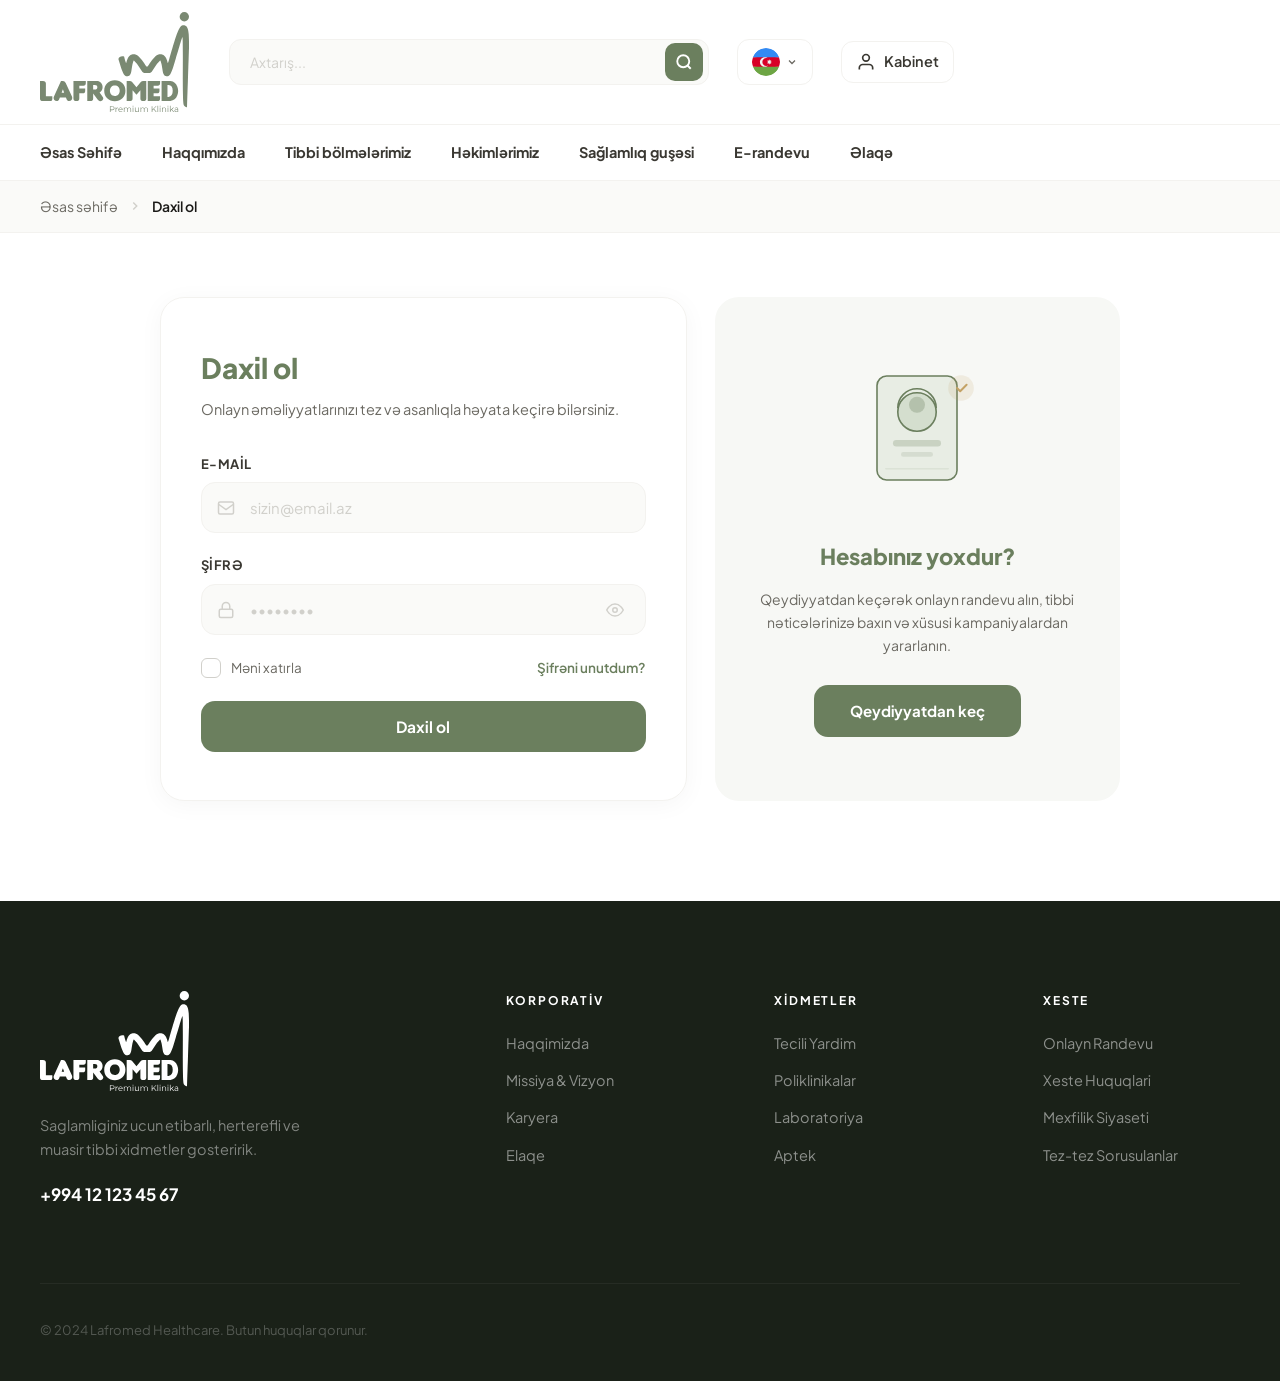
<file: login.html>
<!DOCTYPE html>
<html lang="az">
<head>
  <meta charset="UTF-8" />
  <meta name="viewport" content="width=device-width, initial-scale=1.0" />
  <title>Giriş — Lafromed Healthcare</title>
  <link rel="stylesheet" href="style.css" />
  <link rel="stylesheet" href="auth.css" />
</head>
<body>

  <!-- ── HEADER TOP (not sticky, scrolls away) ──────────── -->
  <header class="header-top">
    <div class="header-top-inner">
      <a href="index.html" class="logo">
        <img src="uploads/logo.svg" alt="Lafromed Healthcare" class="logo-img logo-desktop" /><img src="uploads/logo_mobile.svg" alt="Lafromed Healthcare" class="logo-img logo-mobile" />
      </a>
      <div class="header-top-right">
        <div class="header-search">
          <input type="text" placeholder="Axtarış..." class="header-search-input" data-i18n-placeholder="header_search_placeholder" />
          <button class="header-search-btn" aria-label="Axtar">
            <svg width="18" height="18" viewBox="0 0 24 24" fill="none" stroke="currentColor" stroke-width="2.5"><circle cx="11" cy="11" r="8"/><line x1="21" y1="21" x2="16.65" y2="16.65"/></svg>
          </button>
        </div>
        <div class="header-actions">
          <div class="header-lang" id="langToggle">
            <img src="uploads/langs/aze.svg" alt="AZ" class="lang-flag" id="currentFlag" />
            <svg class="lang-chevron" width="12" height="12" viewBox="0 0 24 24" fill="none" stroke="currentColor" stroke-width="2.5"><polyline points="6 9 12 15 18 9"/></svg>
            <div class="lang-dropdown" id="langDropdown">
              <button class="lang-option active" data-lang="az" data-flag="uploads/langs/aze.svg"><img src="uploads/langs/aze.svg" alt="" class="lang-flag" /> Azərbaycan</button>
              <button class="lang-option" data-lang="en" data-flag="uploads/langs/eng.svg"><img src="uploads/langs/eng.svg" alt="" class="lang-flag" /> English</button>
              <button class="lang-option" data-lang="ru" data-flag="uploads/langs/ru.svg"><img src="uploads/langs/ru.svg" alt="" class="lang-flag" /> Русский</button>
            </div>
          </div>
          <a href="login.html" class="header-login">
            <svg width="20" height="20" viewBox="0 0 24 24" fill="none" stroke="currentColor" stroke-width="2"><path d="M20 21v-2a4 4 0 00-4-4H8a4 4 0 00-4 4v2"/><circle cx="12" cy="7" r="4"/></svg>
            <span data-i18n="header_cabinet">Kabinet</span>
          </a>
        </div>
      </div>
      <!-- Mobile actions -->
      <div class="header-mobile-actions">
        <div class="header-lang" id="langToggleMob">
          <img src="uploads/langs/aze.svg" alt="AZ" class="lang-flag" id="currentFlagMob" />
          <svg class="lang-chevron" width="10" height="10" viewBox="0 0 24 24" fill="none" stroke="currentColor" stroke-width="3"><polyline points="6 9 12 15 18 9"/></svg>
          <div class="lang-dropdown" id="langDropdownMob">
            <button class="lang-option active" data-lang="az" data-flag="uploads/langs/aze.svg"><img src="uploads/langs/aze.svg" alt="" class="lang-flag" /> Azərbaycan</button>
            <button class="lang-option" data-lang="en" data-flag="uploads/langs/eng.svg"><img src="uploads/langs/eng.svg" alt="" class="lang-flag" /> English</button>
            <button class="lang-option" data-lang="ru" data-flag="uploads/langs/ru.svg"><img src="uploads/langs/ru.svg" alt="" class="lang-flag" /> Русский</button>
          </div>
        </div>
        <button class="mobile-icon-btn" id="mobileSearchBtn" aria-label="Axtar">
          <svg width="20" height="20" viewBox="0 0 24 24" fill="none" stroke="currentColor" stroke-width="2"><circle cx="11" cy="11" r="8"/><line x1="21" y1="21" x2="16.65" y2="16.65"/></svg>
        </button>
        <button class="hamburger" id="hamburger" aria-label="Menu">
          <span></span><span></span><span></span>
        </button>
      </div>
    </div>
  </header>

  <!-- ── SPOTLIGHT SEARCH OVERLAY ──────────────────────── -->
  <div class="spotlight-overlay" id="spotlightOverlay">
    <div class="spotlight-backdrop" id="spotlightBackdrop"></div>
    <div class="spotlight-box">
      <div class="spotlight-input-wrap">
        <svg class="spotlight-icon" width="22" height="22" viewBox="0 0 24 24" fill="none" stroke="currentColor" stroke-width="2.5"><circle cx="11" cy="11" r="8"/><line x1="21" y1="21" x2="16.65" y2="16.65"/></svg>
        <input type="text" class="spotlight-input" id="spotlightInput" placeholder="Axtarış..." autocomplete="off" />
        <button class="spotlight-search-btn" id="spotlightSearchBtn" aria-label="Axtar">
          <svg width="20" height="20" viewBox="0 0 24 24" fill="none" stroke="currentColor" stroke-width="2.5"><circle cx="11" cy="11" r="8"/><line x1="21" y1="21" x2="16.65" y2="16.65"/></svg>
        </button>
      </div>
    </div>
  </div>

  <!-- ── HEADER NAV (sticky — only this sticks on scroll) ── -->
  <nav class="header-nav" id="headerNav">
    <div class="header-nav-inner">
      <div class="header-nav-links">
        <a href="index.html" class="nav-item" data-i18n="nav_home">Əsas Səhifə</a>
        <a href="about.html" class="nav-item" data-i18n="nav_about">Haqqımızda</a>
        <a href="departments.html" class="nav-item" data-i18n="nav_departments">Tibbi bölmələrimiz</a>
        <a href="doctors.html" class="nav-item" data-i18n="nav_doctors">Həkimlərimiz</a>
        <a href="blog.html" class="nav-item" data-i18n="nav_health_corner">Sağlamlıq guşəsi</a>
        <a href="appointment.html" class="nav-item" data-i18n="nav_appointment">E-randevu</a>
        <a href="contact.html" class="nav-item" data-i18n="nav_contact">Əlaqə</a>
      </div>
    </div>
  </nav>

  <!-- ── MOBILE SLIDE-IN MENU (right side) ─────────── -->
  <div class="mobile-overlay" id="mobileOverlay"></div>
  <aside class="mobile-menu" id="mobileMenu">
    <div class="mobile-menu-top">
      <button class="mobile-menu-close" id="mobileClose" aria-label="Bağla">
        <svg width="24" height="24" viewBox="0 0 24 24" fill="none" stroke="currentColor" stroke-width="2.5"><line x1="18" y1="6" x2="6" y2="18"/><line x1="6" y1="6" x2="18" y2="18"/></svg>
      </button>
    </div>
<nav class="mobile-menu-links">
      <a href="index.html" class="mob-link" data-i18n="nav_home">Əsas Səhifə</a>
      <a href="about.html" class="mob-link">Haqqımızda</a>
      <a href="departments.html" class="mob-link">Tibbi bölmələrimiz</a>
      <a href="doctors.html" class="mob-link">Həkimlərimiz</a>
      <a href="blog.html" class="mob-link" data-i18n="nav_health_corner">Sağlamlıq guşəsi</a>
      <a href="appointment.html" class="mob-link" data-i18n="nav_appointment">E-randevu</a>
      <a href="contact.html" class="mob-link" data-i18n="nav_contact">Əlaqə</a>
      <div class="mob-divider"></div>
      <a href="login.html" class="mob-link mob-cabinet">
        <svg width="20" height="20" viewBox="0 0 24 24" fill="none" stroke="currentColor" stroke-width="2"><path d="M20 21v-2a4 4 0 00-4-4H8a4 4 0 00-4 4v2"/><circle cx="12" cy="7" r="4"/></svg>
        Kabinet
      </a>
    </nav>
  </aside>

  <!-- ── BREADCRUMB ──────────────────────────────────────── -->
  <div class="auth-breadcrumb">
    <div class="auth-breadcrumb-inner">
      <a href="index.html">Əsas səhifə</a>
      <svg width="14" height="14" viewBox="0 0 24 24" fill="none" stroke="currentColor" stroke-width="2.5"><polyline points="9 18 15 12 9 6"/></svg>
      <span>Daxil ol</span>
    </div>
  </div>

  <!-- ── AUTH CONTENT ────────────────────────────────────── -->
  <section class="auth-section">
    <div class="auth-container">
      <!-- Left: Login form -->
      <div class="auth-card auth-card-main">
        <h1 class="auth-card-title">Daxil ol</h1>
        <p class="auth-card-desc">Onlayn əməliyyatlarınızı tez və asanlıqla həyata keçirə bilərsiniz.</p>

        <form class="auth-form" id="loginForm">
          <div class="auth-field">
            <label for="loginEmail">E-mail</label>
            <div class="auth-input-wrap">
              <svg class="auth-input-icon" width="18" height="18" viewBox="0 0 24 24" fill="none" stroke="currentColor" stroke-width="2"><rect x="2" y="4" width="20" height="16" rx="2"/><path d="M22 7l-10 7L2 7"/></svg>
              <input type="email" id="loginEmail" placeholder="sizin@email.az" required />
            </div>
          </div>

          <div class="auth-field">
            <label for="loginPassword">Şifrə</label>
            <div class="auth-input-wrap">
              <svg class="auth-input-icon" width="18" height="18" viewBox="0 0 24 24" fill="none" stroke="currentColor" stroke-width="2"><rect x="3" y="11" width="18" height="11" rx="2"/><path d="M7 11V7a5 5 0 0110 0v4"/></svg>
              <input type="password" id="loginPassword" placeholder="••••••••" required />
              <button type="button" class="auth-toggle-pw" aria-label="Şifrəni göstər">
                <svg width="18" height="18" viewBox="0 0 24 24" fill="none" stroke="currentColor" stroke-width="2"><path d="M1 12s4-8 11-8 11 8 11 8-4 8-11 8-11-8-11-8z"/><circle cx="12" cy="12" r="3"/></svg>
              </button>
            </div>
          </div>

          <div class="auth-options">
            <label class="auth-checkbox">
              <input type="checkbox" />
              <span class="auth-check-mark"></span>
              Məni xatırla
            </label>
            <a href="#" class="auth-forgot">Şifrəni unutdum?</a>
          </div>

          <button type="submit" class="auth-submit-btn">Daxil ol</button>
        </form>
      </div>

      <!-- Right: Register CTA with illustration -->
      <div class="auth-card auth-card-side">
        <div class="auth-side-illustration">
          <svg viewBox="0 0 200 180" fill="none" xmlns="http://www.w3.org/2000/svg">
            <rect x="50" y="20" width="100" height="130" rx="12" fill="#e8ede4" stroke="#6b7f5e" stroke-width="2"/>
            <circle cx="100" cy="65" r="24" fill="#d4dece" stroke="#6b7f5e" stroke-width="2"/>
            <path d="M76 60 a24 24 0 0 1 48 0" fill="none" stroke="#6b7f5e" stroke-width="2"/>
            <circle cx="100" cy="56" r="10" fill="#6b7f5e" opacity="0.3"/>
            <rect x="70" y="100" width="60" height="8" rx="4" fill="#6b7f5e" opacity="0.25"/>
            <rect x="80" y="115" width="40" height="6" rx="3" fill="#6b7f5e" opacity="0.15"/>
            <rect x="60" y="135" width="80" height="2" rx="1" fill="#6b7f5e" opacity="0.1"/>
            <circle cx="155" cy="35" r="16" fill="#c4a265" opacity="0.15"/>
            <path d="M150 35l4 4 8-8" stroke="#c4a265" stroke-width="2.5" stroke-linecap="round" stroke-linejoin="round"/>
          </svg>
        </div>
        <h2 class="auth-side-title">Hesabınız yoxdur?</h2>
        <p class="auth-side-desc">Qeydiyyatdan keçərək onlayn randevu alın, tibbi nəticələrinizə baxın və xüsusi kampaniyalardan yararlanın.</p>
        <a href="register.html" class="auth-side-btn">Qeydiyyatdan keç</a>
      </div>
    </div>
  </section>

  <footer class="footer">
    <div class="footer-inner">
      <div class="footer-brand">
        <div class="logo"><img src="uploads/logo.svg" alt="Lafromed Healthcare" class="logo-img footer-logo-img" /></div>
        <p>Saglamliginiz ucun etibarlı, herterefli ve muasir tibbi xidmetler gosteririk.</p>
        <p class="footer-phone"><strong>+994 12 123 45 67</strong></p>
      </div>
      <div class="footer-links"><h4>Korporativ</h4><a href="#">Haqqimizda</a><a href="#">Missiya &amp; Vizyon</a><a href="#">Karyera</a><a href="#">Elaqe</a></div>
      <div class="footer-links"><h4>Xidmetler</h4><a href="#">Tecili Yardim</a><a href="#">Poliklinikalar</a><a href="#">Laboratoriya</a><a href="#">Aptek</a></div>
      <div class="footer-links"><h4>Xeste</h4><a href="#">Onlayn Randevu</a><a href="#">Xeste Huquqlari</a><a href="#">Mexfilik Siyaseti</a><a href="#">Tez-tez Sorusulanlar</a></div>
    </div>
    <div class="footer-bottom"><p>&copy; 2024 Lafromed Healthcare. Butun huquqlar qorunur.</p></div>
  </footer>

  <script src="script.js"></script>
  <script src="i18n.js"></script>
  <script>
    document.querySelectorAll('.auth-toggle-pw').forEach(btn => {
      btn.addEventListener('click', () => {
        const input = btn.parentElement.querySelector('input');
        input.type = input.type === 'password' ? 'text' : 'password';
      });
    });
  </script>
</body>
</html>
</file>
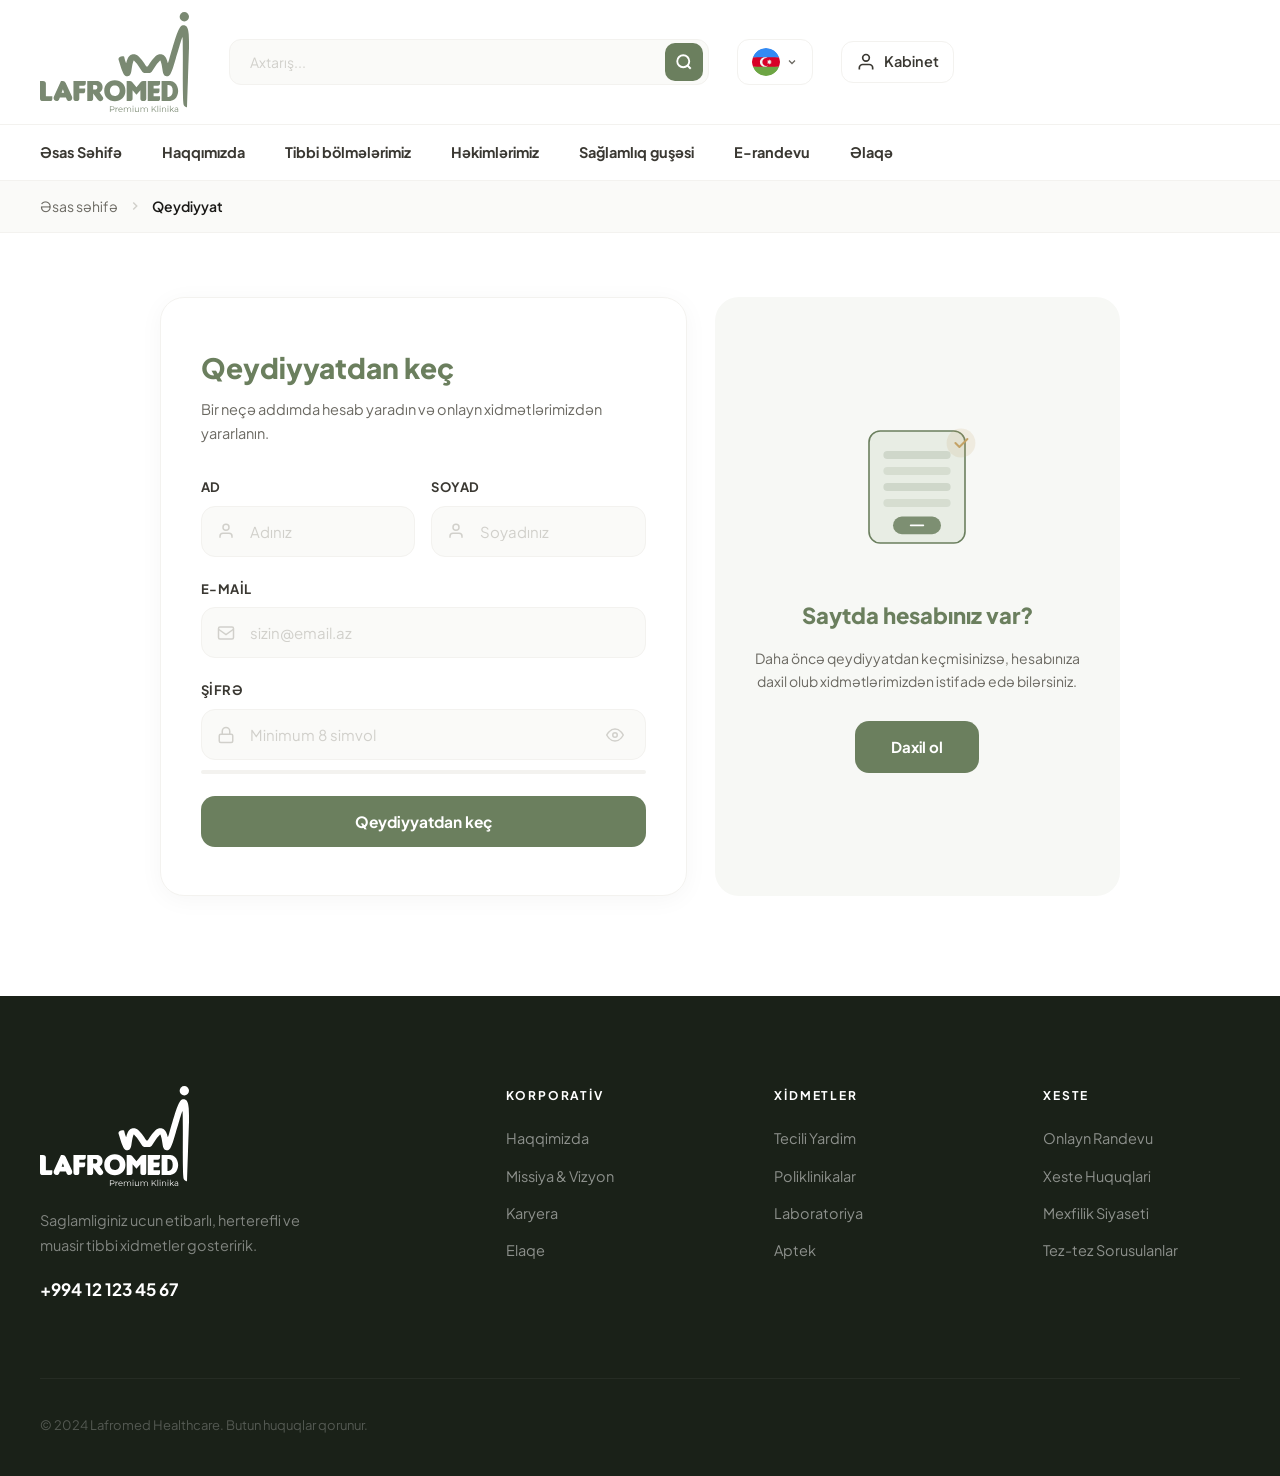
<file: register.html>
<!DOCTYPE html>
<html lang="az">
<head>
  <meta charset="UTF-8" />
  <meta name="viewport" content="width=device-width, initial-scale=1.0" />
  <title>Qeydiyyat — Lafromed Healthcare</title>
  <link rel="stylesheet" href="style.css" />
  <link rel="stylesheet" href="auth.css" />
</head>
<body>

  <!-- ── HEADER TOP (not sticky, scrolls away) ──────────── -->
  <header class="header-top">
    <div class="header-top-inner">
      <a href="index.html" class="logo">
        <img src="uploads/logo.svg" alt="Lafromed Healthcare" class="logo-img logo-desktop" /><img src="uploads/logo_mobile.svg" alt="Lafromed Healthcare" class="logo-img logo-mobile" />
      </a>
      <div class="header-top-right">
        <div class="header-search">
          <input type="text" placeholder="Axtarış..." class="header-search-input" data-i18n-placeholder="header_search_placeholder" />
          <button class="header-search-btn" aria-label="Axtar">
            <svg width="18" height="18" viewBox="0 0 24 24" fill="none" stroke="currentColor" stroke-width="2.5"><circle cx="11" cy="11" r="8"/><line x1="21" y1="21" x2="16.65" y2="16.65"/></svg>
          </button>
        </div>
        <div class="header-actions">
          <div class="header-lang" id="langToggle">
            <img src="uploads/langs/aze.svg" alt="AZ" class="lang-flag" id="currentFlag" />
            <svg class="lang-chevron" width="12" height="12" viewBox="0 0 24 24" fill="none" stroke="currentColor" stroke-width="2.5"><polyline points="6 9 12 15 18 9"/></svg>
            <div class="lang-dropdown" id="langDropdown">
              <button class="lang-option active" data-lang="az" data-flag="uploads/langs/aze.svg"><img src="uploads/langs/aze.svg" alt="" class="lang-flag" /> Azərbaycan</button>
              <button class="lang-option" data-lang="en" data-flag="uploads/langs/eng.svg"><img src="uploads/langs/eng.svg" alt="" class="lang-flag" /> English</button>
              <button class="lang-option" data-lang="ru" data-flag="uploads/langs/ru.svg"><img src="uploads/langs/ru.svg" alt="" class="lang-flag" /> Русский</button>
            </div>
          </div>
          <a href="login.html" class="header-login">
            <svg width="20" height="20" viewBox="0 0 24 24" fill="none" stroke="currentColor" stroke-width="2"><path d="M20 21v-2a4 4 0 00-4-4H8a4 4 0 00-4 4v2"/><circle cx="12" cy="7" r="4"/></svg>
            <span data-i18n="header_cabinet">Kabinet</span>
          </a>
        </div>
      </div>
      <!-- Mobile actions -->
      <div class="header-mobile-actions">
        <div class="header-lang" id="langToggleMob">
          <img src="uploads/langs/aze.svg" alt="AZ" class="lang-flag" id="currentFlagMob" />
          <svg class="lang-chevron" width="10" height="10" viewBox="0 0 24 24" fill="none" stroke="currentColor" stroke-width="3"><polyline points="6 9 12 15 18 9"/></svg>
          <div class="lang-dropdown" id="langDropdownMob">
            <button class="lang-option active" data-lang="az" data-flag="uploads/langs/aze.svg"><img src="uploads/langs/aze.svg" alt="" class="lang-flag" /> Azərbaycan</button>
            <button class="lang-option" data-lang="en" data-flag="uploads/langs/eng.svg"><img src="uploads/langs/eng.svg" alt="" class="lang-flag" /> English</button>
            <button class="lang-option" data-lang="ru" data-flag="uploads/langs/ru.svg"><img src="uploads/langs/ru.svg" alt="" class="lang-flag" /> Русский</button>
          </div>
        </div>
        <button class="mobile-icon-btn" id="mobileSearchBtn" aria-label="Axtar">
          <svg width="20" height="20" viewBox="0 0 24 24" fill="none" stroke="currentColor" stroke-width="2"><circle cx="11" cy="11" r="8"/><line x1="21" y1="21" x2="16.65" y2="16.65"/></svg>
        </button>
        <button class="hamburger" id="hamburger" aria-label="Menu">
          <span></span><span></span><span></span>
        </button>
      </div>
    </div>
  </header>

  <!-- ── SPOTLIGHT SEARCH OVERLAY ──────────────────────── -->
  <div class="spotlight-overlay" id="spotlightOverlay">
    <div class="spotlight-backdrop" id="spotlightBackdrop"></div>
    <div class="spotlight-box">
      <div class="spotlight-input-wrap">
        <svg class="spotlight-icon" width="22" height="22" viewBox="0 0 24 24" fill="none" stroke="currentColor" stroke-width="2.5"><circle cx="11" cy="11" r="8"/><line x1="21" y1="21" x2="16.65" y2="16.65"/></svg>
        <input type="text" class="spotlight-input" id="spotlightInput" placeholder="Axtarış..." autocomplete="off" />
        <button class="spotlight-search-btn" id="spotlightSearchBtn" aria-label="Axtar">
          <svg width="20" height="20" viewBox="0 0 24 24" fill="none" stroke="currentColor" stroke-width="2.5"><circle cx="11" cy="11" r="8"/><line x1="21" y1="21" x2="16.65" y2="16.65"/></svg>
        </button>
      </div>
    </div>
  </div>

  <!-- ── HEADER NAV (sticky — only this sticks on scroll) ── -->
  <nav class="header-nav" id="headerNav">
    <div class="header-nav-inner">
      <div class="header-nav-links">
        <a href="index.html" class="nav-item" data-i18n="nav_home">Əsas Səhifə</a>
        <a href="about.html" class="nav-item" data-i18n="nav_about">Haqqımızda</a>
        <a href="departments.html" class="nav-item" data-i18n="nav_departments">Tibbi bölmələrimiz</a>
        <a href="doctors.html" class="nav-item" data-i18n="nav_doctors">Həkimlərimiz</a>
        <a href="blog.html" class="nav-item" data-i18n="nav_health_corner">Sağlamlıq guşəsi</a>
        <a href="appointment.html" class="nav-item" data-i18n="nav_appointment">E-randevu</a>
        <a href="contact.html" class="nav-item" data-i18n="nav_contact">Əlaqə</a>
      </div>
    </div>
  </nav>

  <!-- ── MOBILE SLIDE-IN MENU (right side) ─────────── -->
  <div class="mobile-overlay" id="mobileOverlay"></div>
  <aside class="mobile-menu" id="mobileMenu">
    <div class="mobile-menu-top">
      <button class="mobile-menu-close" id="mobileClose" aria-label="Bağla">
        <svg width="24" height="24" viewBox="0 0 24 24" fill="none" stroke="currentColor" stroke-width="2.5"><line x1="18" y1="6" x2="6" y2="18"/><line x1="6" y1="6" x2="18" y2="18"/></svg>
      </button>
    </div>
<nav class="mobile-menu-links">
      <a href="index.html" class="mob-link" data-i18n="nav_home">Əsas Səhifə</a>
      <a href="about.html" class="mob-link">Haqqımızda</a>
      <a href="departments.html" class="mob-link">Tibbi bölmələrimiz</a>
      <a href="doctors.html" class="mob-link">Həkimlərimiz</a>
      <a href="blog.html" class="mob-link" data-i18n="nav_health_corner">Sağlamlıq guşəsi</a>
      <a href="appointment.html" class="mob-link" data-i18n="nav_appointment">E-randevu</a>
      <a href="contact.html" class="mob-link" data-i18n="nav_contact">Əlaqə</a>
      <div class="mob-divider"></div>
      <a href="login.html" class="mob-link mob-cabinet">
        <svg width="20" height="20" viewBox="0 0 24 24" fill="none" stroke="currentColor" stroke-width="2"><path d="M20 21v-2a4 4 0 00-4-4H8a4 4 0 00-4 4v2"/><circle cx="12" cy="7" r="4"/></svg>
        Kabinet
      </a>
    </nav>
  </aside>

  <!-- ── BREADCRUMB ──────────────────────────────────────── -->
  <div class="auth-breadcrumb">
    <div class="auth-breadcrumb-inner">
      <a href="index.html">Əsas səhifə</a>
      <svg width="14" height="14" viewBox="0 0 24 24" fill="none" stroke="currentColor" stroke-width="2.5"><polyline points="9 18 15 12 9 6"/></svg>
      <span>Qeydiyyat</span>
    </div>
  </div>

  <!-- ── AUTH CONTENT ────────────────────────────────────── -->
  <section class="auth-section">
    <div class="auth-container">
      <!-- Left: Register form -->
      <div class="auth-card auth-card-main">
        <h1 class="auth-card-title">Qeydiyyatdan keç</h1>
        <p class="auth-card-desc">Bir neçə addımda hesab yaradın və onlayn xidmətlərimizdən yararlanın.</p>

        <form class="auth-form" id="registerForm">
          <div class="auth-field-row">
            <div class="auth-field">
              <label for="regName">Ad</label>
              <div class="auth-input-wrap">
                <svg class="auth-input-icon" width="18" height="18" viewBox="0 0 24 24" fill="none" stroke="currentColor" stroke-width="2"><path d="M20 21v-2a4 4 0 00-4-4H8a4 4 0 00-4 4v2"/><circle cx="12" cy="7" r="4"/></svg>
                <input type="text" id="regName" placeholder="Adınız" required />
              </div>
            </div>
            <div class="auth-field">
              <label for="regSurname">Soyad</label>
              <div class="auth-input-wrap">
                <svg class="auth-input-icon" width="18" height="18" viewBox="0 0 24 24" fill="none" stroke="currentColor" stroke-width="2"><path d="M20 21v-2a4 4 0 00-4-4H8a4 4 0 00-4 4v2"/><circle cx="12" cy="7" r="4"/></svg>
                <input type="text" id="regSurname" placeholder="Soyadınız" required />
              </div>
            </div>
          </div>

          <div class="auth-field">
            <label for="regEmail">E-mail</label>
            <div class="auth-input-wrap">
              <svg class="auth-input-icon" width="18" height="18" viewBox="0 0 24 24" fill="none" stroke="currentColor" stroke-width="2"><rect x="2" y="4" width="20" height="16" rx="2"/><path d="M22 7l-10 7L2 7"/></svg>
              <input type="email" id="regEmail" placeholder="sizin@email.az" required />
            </div>
          </div>

          <div class="auth-field">
            <label for="regPassword">Şifrə</label>
            <div class="auth-input-wrap">
              <svg class="auth-input-icon" width="18" height="18" viewBox="0 0 24 24" fill="none" stroke="currentColor" stroke-width="2"><rect x="3" y="11" width="18" height="11" rx="2"/><path d="M7 11V7a5 5 0 0110 0v4"/></svg>
              <input type="password" id="regPassword" placeholder="Minimum 8 simvol" required minlength="8" />
              <button type="button" class="auth-toggle-pw" aria-label="Şifrəni göstər">
                <svg width="18" height="18" viewBox="0 0 24 24" fill="none" stroke="currentColor" stroke-width="2"><path d="M1 12s4-8 11-8 11 8 11 8-4 8-11 8-11-8-11-8z"/><circle cx="12" cy="12" r="3"/></svg>
              </button>
            </div>
            <div class="auth-pw-strength"><div class="auth-pw-bar"><div class="auth-pw-fill" id="pwFill"></div></div></div>
          </div>

          <button type="submit" class="auth-submit-btn">Qeydiyyatdan keç</button>
        </form>
      </div>

      <!-- Right: Login CTA with illustration -->
      <div class="auth-card auth-card-side">
        <div class="auth-side-illustration">
          <svg viewBox="0 0 200 180" fill="none" xmlns="http://www.w3.org/2000/svg">
            <rect x="40" y="15" width="120" height="140" rx="14" fill="#e8ede4" stroke="#6b7f5e" stroke-width="2"/>
            <rect x="58" y="40" width="84" height="10" rx="5" fill="#6b7f5e" opacity="0.2"/>
            <rect x="58" y="60" width="84" height="10" rx="5" fill="#6b7f5e" opacity="0.15"/>
            <rect x="58" y="80" width="84" height="10" rx="5" fill="#6b7f5e" opacity="0.2"/>
            <rect x="58" y="100" width="84" height="10" rx="5" fill="#6b7f5e" opacity="0.15"/>
            <rect x="70" y="122" width="60" height="22" rx="11" fill="#6b7f5e" opacity="0.85"/>
            <path d="M92 133h16" stroke="#fff" stroke-width="2" stroke-linecap="round"/>
            <circle cx="155" cy="30" r="18" fill="#c4a265" opacity="0.15"/>
            <path d="M148 30l5 5 10-10" stroke="#c4a265" stroke-width="2.5" stroke-linecap="round" stroke-linejoin="round"/>
          </svg>
        </div>
        <h2 class="auth-side-title">Saytda hesabınız var?</h2>
        <p class="auth-side-desc">Daha öncə qeydiyyatdan keçmisinizsə, hesabınıza daxil olub xidmətlərimizdən istifadə edə bilərsiniz.</p>
        <a href="login.html" class="auth-side-btn">Daxil ol</a>
      </div>
    </div>
  </section>

  <footer class="footer">
    <div class="footer-inner">
      <div class="footer-brand">
        <div class="logo"><img src="uploads/logo.svg" alt="Lafromed Healthcare" class="logo-img footer-logo-img" /></div>
        <p>Saglamliginiz ucun etibarlı, herterefli ve muasir tibbi xidmetler gosteririk.</p>
        <p class="footer-phone"><strong>+994 12 123 45 67</strong></p>
      </div>
      <div class="footer-links"><h4>Korporativ</h4><a href="#">Haqqimizda</a><a href="#">Missiya &amp; Vizyon</a><a href="#">Karyera</a><a href="#">Elaqe</a></div>
      <div class="footer-links"><h4>Xidmetler</h4><a href="#">Tecili Yardim</a><a href="#">Poliklinikalar</a><a href="#">Laboratoriya</a><a href="#">Aptek</a></div>
      <div class="footer-links"><h4>Xeste</h4><a href="#">Onlayn Randevu</a><a href="#">Xeste Huquqlari</a><a href="#">Mexfilik Siyaseti</a><a href="#">Tez-tez Sorusulanlar</a></div>
    </div>
    <div class="footer-bottom"><p>&copy; 2024 Lafromed Healthcare. Butun huquqlar qorunur.</p></div>
  </footer>

  <script src="script.js"></script>
  <script src="i18n.js"></script>
  <script>
    document.querySelectorAll('.auth-toggle-pw').forEach(btn => {
      btn.addEventListener('click', () => {
        const input = btn.parentElement.querySelector('input');
        input.type = input.type === 'password' ? 'text' : 'password';
      });
    });
    const pwInput = document.getElementById('regPassword');
    const pwFill = document.getElementById('pwFill');
    if (pwInput && pwFill) {
      pwInput.addEventListener('input', () => {
        const val = pwInput.value;
        let s = 0;
        if (val.length >= 8) s++;
        if (/[A-Z]/.test(val)) s++;
        if (/[0-9]/.test(val)) s++;
        if (/[^A-Za-z0-9]/.test(val)) s++;
        pwFill.style.width = (s/4*100) + '%';
        pwFill.className = 'auth-pw-fill ' + ['','weak','medium','strong','very-strong'][s];
      });
    }
  </script>
</body>
</html>
</file>
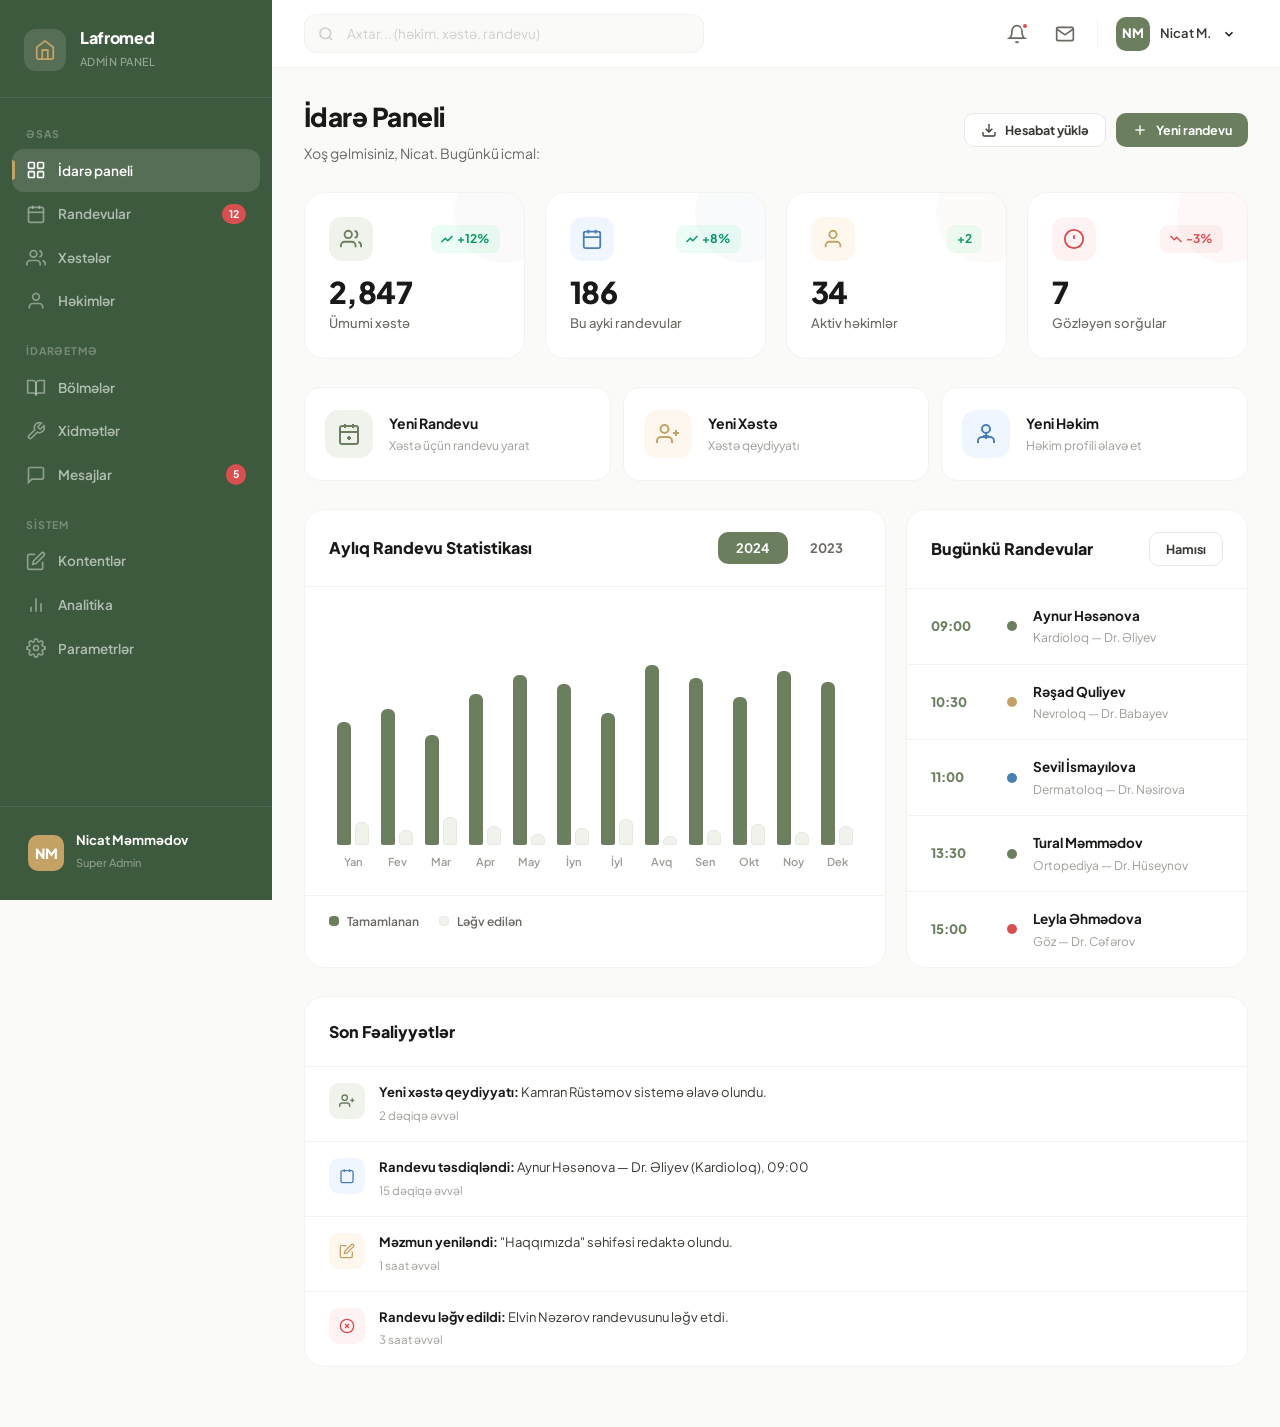
<file: z-test-admin.html>
<!DOCTYPE html>
<html lang="az">
<head>
  <meta charset="UTF-8" />
  <meta name="viewport" content="width=device-width, initial-scale=1.0" />
  <title>Admin Panel — Lafromed Healthcare</title>
  <link href="https://fonts.googleapis.com/css2?family=Plus+Jakarta+Sans:wght@300;400;500;600;700;800&display=swap" rel="stylesheet">
  <style>
    /* ============================================================
       LAFROMED HEALTHCARE — Admin Panel
       ============================================================ */
    *, *::before, *::after { box-sizing: border-box; margin: 0; padding: 0; -webkit-font-smoothing: antialiased; }

    :root {
      --green-deep:   #3d5a3e;
      --green-main:   #6b7f5e;
      --green-mid:    #8a9a7b;
      --green-light:  #f0f3ec;
      --green-pale:   #f7f8f5;
      --gold-main:    #c4a265;
      --gold-light:   #d4b87a;
      --white:        #ffffff;
      --gray-50:      #fafaf8;
      --gray-100:     #f3f2ef;
      --gray-200:     #e8e7e3;
      --gray-300:     #d1d0cb;
      --gray-400:     #9e9d97;
      --gray-500:     #6b6962;
      --gray-700:     #3a3832;
      --gray-900:     #1a1917;
      --red:          #d94f4f;
      --red-light:    #fef2f2;
      --blue:         #4a7fb5;
      --blue-light:   #eff6ff;
      --orange:       #d4872a;
      --orange-light: #fef7ed;
      --font-sans:    'Plus Jakarta Sans', system-ui, -apple-system, sans-serif;
      --sidebar-w:    272px;
      --topbar-h:     68px;
      --transition:   0.3s cubic-bezier(0.23, 1, 0.32, 1);
    }

    html { scroll-behavior: smooth; }
    body { font-family: var(--font-sans); color: var(--gray-900); background: var(--gray-50); line-height: 1.6; overflow-x: hidden; }

    /* ── Keyframes ─────────────────────────────────────── */
    @keyframes fadeUp { from { opacity: 0; transform: translateY(16px); } to { opacity: 1; transform: translateY(0); } }
    @keyframes slideInLeft { from { opacity: 0; transform: translateX(-20px); } to { opacity: 1; transform: translateX(0); } }
    @keyframes pulse { 0%, 100% { opacity: 1; } 50% { opacity: .6; } }
    @keyframes scaleIn { from { opacity: 0; transform: scale(0.95); } to { opacity: 1; transform: scale(1); } }
    @keyframes shimmer { 0% { background-position: -200% 0; } 100% { background-position: 200% 0; } }

    /* ── Sidebar ───────────────────────────────────────── */
    .sidebar {
      position: fixed; left: 0; top: 0; bottom: 0;
      width: var(--sidebar-w);
      background: var(--green-deep);
      z-index: 100;
      display: flex; flex-direction: column;
      transition: transform var(--transition);
      overflow-y: auto;
      overflow-x: hidden;
    }
    .sidebar::-webkit-scrollbar { width: 4px; }
    .sidebar::-webkit-scrollbar-thumb { background: rgba(255,255,255,0.15); border-radius: 4px; }

    .sidebar-brand {
      padding: 28px 24px 24px;
      border-bottom: 1px solid rgba(255,255,255,0.08);
      display: flex; align-items: center; gap: 14px;
    }
    .sidebar-brand-icon {
      width: 42px; height: 42px;
      background: rgba(255,255,255,0.12);
      border-radius: 12px;
      display: flex; align-items: center; justify-content: center;
      flex-shrink: 0;
    }
    .sidebar-brand-icon svg { color: var(--gold-main); }
    .sidebar-brand-text h2 { font-size: 16px; font-weight: 800; color: #fff; letter-spacing: -0.02em; line-height: 1.2; }
    .sidebar-brand-text span { font-size: 11px; color: rgba(255,255,255,0.45); font-weight: 500; letter-spacing: 0.04em; text-transform: uppercase; }

    .sidebar-nav { padding: 16px 12px; flex: 1; }
    .sidebar-section { margin-bottom: 8px; }
    .sidebar-section-title {
      font-size: 10.5px; font-weight: 700; color: rgba(255,255,255,0.3);
      text-transform: uppercase; letter-spacing: 0.08em;
      padding: 12px 14px 6px;
    }
    .sidebar-link {
      display: flex; align-items: center; gap: 12px;
      padding: 11px 14px;
      border-radius: 12px;
      color: rgba(255,255,255,0.6);
      text-decoration: none;
      font-size: 13.5px; font-weight: 600;
      transition: all 0.2s;
      cursor: pointer;
      position: relative;
    }
    .sidebar-link:hover { background: rgba(255,255,255,0.08); color: rgba(255,255,255,0.9); }
    .sidebar-link.active {
      background: rgba(255,255,255,0.12);
      color: #fff;
    }
    .sidebar-link.active::before {
      content: '';
      position: absolute; left: 0; top: 50%;
      transform: translateY(-50%);
      width: 3px; height: 20px;
      background: var(--gold-main);
      border-radius: 0 3px 3px 0;
    }
    .sidebar-link svg { width: 20px; height: 20px; flex-shrink: 0; opacity: 0.7; }
    .sidebar-link.active svg { opacity: 1; }
    .sidebar-link .badge {
      margin-left: auto;
      background: var(--red);
      color: #fff;
      font-size: 10.5px; font-weight: 700;
      padding: 2px 7px;
      border-radius: 10px;
      min-width: 20px; text-align: center;
    }

    .sidebar-footer {
      padding: 16px;
      border-top: 1px solid rgba(255,255,255,0.08);
    }
    .sidebar-user {
      display: flex; align-items: center; gap: 12px;
      padding: 10px 12px;
      border-radius: 12px;
      transition: background 0.2s;
      cursor: pointer;
    }
    .sidebar-user:hover { background: rgba(255,255,255,0.06); }
    .sidebar-avatar {
      width: 36px; height: 36px;
      border-radius: 10px;
      background: var(--gold-main);
      display: flex; align-items: center; justify-content: center;
      font-size: 14px; font-weight: 800; color: #fff;
      flex-shrink: 0;
    }
    .sidebar-user-info h4 { font-size: 13px; font-weight: 700; color: #fff; line-height: 1.2; }
    .sidebar-user-info span { font-size: 11px; color: rgba(255,255,255,0.4); font-weight: 500; }

    /* ── Topbar ────────────────────────────────────────── */
    .topbar {
      position: fixed; top: 0; right: 0;
      left: var(--sidebar-w);
      height: var(--topbar-h);
      background: var(--white);
      border-bottom: 1px solid var(--gray-100);
      display: flex; align-items: center;
      padding: 0 32px;
      z-index: 90;
      gap: 16px;
      transition: left var(--transition);
    }
    .topbar-hamburger {
      display: none;
      width: 40px; height: 40px;
      border: none; background: none;
      cursor: pointer; color: var(--gray-700);
      border-radius: 10px;
      align-items: center; justify-content: center;
      transition: background 0.2s;
    }
    .topbar-hamburger:hover { background: var(--gray-100); }
    .topbar-search {
      position: relative; flex: 1; max-width: 400px;
    }
    .topbar-search input {
      width: 100%;
      padding: 10px 16px 10px 42px;
      border: 1.5px solid var(--gray-100);
      border-radius: 12px;
      background: var(--gray-50);
      font-family: var(--font-sans);
      font-size: 13.5px; color: var(--gray-900);
      outline: none;
      transition: border-color 0.25s, background 0.25s, box-shadow 0.25s;
    }
    .topbar-search input:focus {
      border-color: var(--green-main);
      background: var(--white);
      box-shadow: 0 0 0 4px var(--green-light);
    }
    .topbar-search input::placeholder { color: var(--gray-300); }
    .topbar-search svg {
      position: absolute; left: 14px; top: 50%; transform: translateY(-50%);
      color: var(--gray-300); pointer-events: none;
    }
    .topbar-right { margin-left: auto; display: flex; align-items: center; gap: 8px; }
    .topbar-icon-btn {
      width: 40px; height: 40px;
      border: none; border-radius: 12px;
      background: none; cursor: pointer;
      display: flex; align-items: center; justify-content: center;
      color: var(--gray-500);
      position: relative;
      transition: background 0.2s, color 0.2s;
    }
    .topbar-icon-btn:hover { background: var(--gray-100); color: var(--gray-700); }
    .topbar-icon-btn .notif-dot {
      position: absolute; top: 8px; right: 8px;
      width: 8px; height: 8px;
      background: var(--red);
      border-radius: 50%;
      border: 2px solid var(--white);
    }
    .topbar-divider { width: 1px; height: 28px; background: var(--gray-100); margin: 0 4px; }
    .topbar-profile {
      display: flex; align-items: center; gap: 10px;
      padding: 6px 12px 6px 6px;
      border-radius: 12px; cursor: pointer;
      transition: background 0.2s;
    }
    .topbar-profile:hover { background: var(--gray-100); }
    .topbar-profile-avatar {
      width: 34px; height: 34px;
      border-radius: 10px;
      background: var(--green-main);
      display: flex; align-items: center; justify-content: center;
      font-size: 13px; font-weight: 800; color: #fff;
    }
    .topbar-profile-name { font-size: 13px; font-weight: 600; color: var(--gray-700); }

    /* ── Main Content ──────────────────────────────────── */
    .main-content {
      margin-left: var(--sidebar-w);
      padding-top: var(--topbar-h);
      min-height: 100vh;
      transition: margin-left var(--transition);
    }
    .page-content { padding: 28px 32px 60px; }

    /* ── Page Header ───────────────────────────────────── */
    .page-header {
      display: flex; align-items: center; justify-content: space-between;
      margin-bottom: 28px;
      animation: fadeUp 0.5s ease both;
      flex-wrap: wrap; gap: 16px;
    }
    .page-header h1 { font-size: 26px; font-weight: 800; color: var(--gray-900); letter-spacing: -0.02em; }
    .page-header p { font-size: 14px; color: var(--gray-500); margin-top: 4px; }
    .page-header-actions { display: flex; gap: 10px; }
    .btn {
      display: inline-flex; align-items: center; gap: 8px;
      padding: 11px 22px;
      border: none; border-radius: 12px;
      font-family: var(--font-sans);
      font-size: 13.5px; font-weight: 700;
      cursor: pointer;
      transition: all 0.25s;
      text-decoration: none;
    }
    .btn-primary {
      background: var(--green-main); color: var(--white);
    }
    .btn-primary:hover {
      background: var(--green-deep);
      transform: translateY(-1px);
      box-shadow: 0 8px 24px rgba(61,90,62,0.25);
    }
    .btn-secondary {
      background: var(--white); color: var(--gray-700);
      border: 1.5px solid var(--gray-200);
    }
    .btn-secondary:hover { border-color: var(--gray-300); background: var(--gray-50); }
    .btn-danger { background: var(--red); color: var(--white); }
    .btn-danger:hover { background: #c04040; transform: translateY(-1px); }
    .btn-sm { padding: 8px 16px; font-size: 12.5px; border-radius: 10px; }
    .btn-icon {
      width: 36px; height: 36px;
      padding: 0; justify-content: center;
      border-radius: 10px;
    }

    /* ── Stats Grid ────────────────────────────────────── */
    .stats-grid {
      display: grid;
      grid-template-columns: repeat(4, 1fr);
      gap: 20px;
      margin-bottom: 28px;
    }
    .stat-card {
      background: var(--white);
      border: 1px solid var(--gray-100);
      border-radius: 20px;
      padding: 24px;
      animation: fadeUp 0.5s ease both;
      transition: transform 0.25s, box-shadow 0.25s;
      position: relative; overflow: hidden;
    }
    .stat-card:nth-child(1) { animation-delay: 0.05s; }
    .stat-card:nth-child(2) { animation-delay: 0.1s; }
    .stat-card:nth-child(3) { animation-delay: 0.15s; }
    .stat-card:nth-child(4) { animation-delay: 0.2s; }
    .stat-card:hover { transform: translateY(-3px); box-shadow: 0 12px 32px rgba(0,0,0,0.06); }
    .stat-card::after {
      content: '';
      position: absolute; top: 0; right: 0;
      width: 100px; height: 100px;
      border-radius: 50%;
      opacity: 0.04;
      transform: translate(30px, -30px);
    }
    .stat-card:nth-child(1)::after { background: var(--green-main); }
    .stat-card:nth-child(2)::after { background: var(--blue); }
    .stat-card:nth-child(3)::after { background: var(--gold-main); }
    .stat-card:nth-child(4)::after { background: var(--red); }
    .stat-card-header { display: flex; align-items: center; justify-content: space-between; margin-bottom: 16px; }
    .stat-icon {
      width: 44px; height: 44px;
      border-radius: 13px;
      display: flex; align-items: center; justify-content: center;
    }
    .stat-icon.green { background: var(--green-light); color: var(--green-main); }
    .stat-icon.blue { background: var(--blue-light); color: var(--blue); }
    .stat-icon.gold { background: #fef7ed; color: var(--gold-main); }
    .stat-icon.red { background: var(--red-light); color: var(--red); }
    .stat-trend {
      display: flex; align-items: center; gap: 4px;
      font-size: 12px; font-weight: 700;
      padding: 4px 10px; border-radius: 8px;
    }
    .stat-trend.up { background: #ecfdf5; color: #059669; }
    .stat-trend.down { background: var(--red-light); color: var(--red); }
    .stat-value { font-size: 30px; font-weight: 800; color: var(--gray-900); letter-spacing: -0.02em; line-height: 1; }
    .stat-label { font-size: 13px; color: var(--gray-500); margin-top: 6px; font-weight: 500; }

    /* ── Cards / Panels ────────────────────────────────── */
    .panel {
      background: var(--white);
      border: 1px solid var(--gray-100);
      border-radius: 20px;
      animation: fadeUp 0.5s ease both;
    }
    .panel-header {
      display: flex; align-items: center; justify-content: space-between;
      padding: 22px 24px;
      border-bottom: 1px solid var(--gray-100);
      flex-wrap: wrap; gap: 12px;
    }
    .panel-title { font-size: 16px; font-weight: 800; color: var(--gray-900); }
    .panel-body { padding: 24px; }
    .panel-body.no-pad { padding: 0; }

    /* ── Two Column Layout ─────────────────────────────── */
    .two-col {
      display: grid;
      grid-template-columns: 1.6fr 1fr;
      gap: 20px;
      margin-bottom: 28px;
    }

    /* ── Table ─────────────────────────────────────────── */
    .data-table { width: 100%; border-collapse: collapse; }
    .data-table thead th {
      text-align: left;
      font-size: 11.5px; font-weight: 700;
      color: var(--gray-400);
      text-transform: uppercase;
      letter-spacing: 0.05em;
      padding: 14px 20px;
      border-bottom: 1px solid var(--gray-100);
      background: var(--gray-50);
    }
    .data-table tbody td {
      padding: 16px 20px;
      font-size: 13.5px; color: var(--gray-700);
      border-bottom: 1px solid var(--gray-100);
      vertical-align: middle;
    }
    .data-table tbody tr { transition: background 0.15s; }
    .data-table tbody tr:hover { background: var(--green-pale); }
    .data-table tbody tr:last-child td { border-bottom: none; }

    .user-cell { display: flex; align-items: center; gap: 12px; }
    .user-cell-avatar {
      width: 38px; height: 38px;
      border-radius: 10px;
      display: flex; align-items: center; justify-content: center;
      font-size: 13px; font-weight: 800; color: #fff;
      flex-shrink: 0;
    }
    .user-cell-name { font-weight: 700; color: var(--gray-900); }
    .user-cell-sub { font-size: 12px; color: var(--gray-400); }

    .status-badge {
      display: inline-flex; align-items: center; gap: 6px;
      padding: 5px 12px;
      border-radius: 8px;
      font-size: 12px; font-weight: 700;
    }
    .status-badge::before {
      content: '';
      width: 6px; height: 6px;
      border-radius: 50%;
    }
    .status-badge.active { background: #ecfdf5; color: #059669; }
    .status-badge.active::before { background: #059669; }
    .status-badge.pending { background: var(--orange-light); color: var(--orange); }
    .status-badge.pending::before { background: var(--orange); }
    .status-badge.cancelled { background: var(--red-light); color: var(--red); }
    .status-badge.cancelled::before { background: var(--red); }
    .status-badge.completed { background: var(--blue-light); color: var(--blue); }
    .status-badge.completed::before { background: var(--blue); }

    .table-actions { display: flex; gap: 6px; }
    .table-action-btn {
      width: 32px; height: 32px;
      border: 1px solid var(--gray-100);
      border-radius: 8px;
      background: var(--white);
      cursor: pointer;
      display: flex; align-items: center; justify-content: center;
      color: var(--gray-400);
      transition: all 0.2s;
    }
    .table-action-btn:hover { border-color: var(--green-main); color: var(--green-main); background: var(--green-light); }
    .table-action-btn.danger:hover { border-color: var(--red); color: var(--red); background: var(--red-light); }

    /* ── Appointment List ──────────────────────────────── */
    .appt-list { display: flex; flex-direction: column; }
    .appt-item {
      display: flex; align-items: center; gap: 16px;
      padding: 16px 24px;
      border-bottom: 1px solid var(--gray-100);
      transition: background 0.15s;
    }
    .appt-item:hover { background: var(--green-pale); }
    .appt-item:last-child { border-bottom: none; }
    .appt-time {
      min-width: 60px;
      font-size: 13px; font-weight: 800;
      color: var(--green-main);
    }
    .appt-dot {
      width: 10px; height: 10px;
      border-radius: 50%;
      flex-shrink: 0;
    }
    .appt-dot.green { background: var(--green-main); }
    .appt-dot.gold { background: var(--gold-main); }
    .appt-dot.blue { background: var(--blue); }
    .appt-dot.red { background: var(--red); }
    .appt-info { flex: 1; }
    .appt-patient { font-size: 13.5px; font-weight: 700; color: var(--gray-900); }
    .appt-detail { font-size: 12px; color: var(--gray-400); margin-top: 2px; }

    /* ── Chart Placeholder ─────────────────────────────── */
    .chart-area {
      height: 260px;
      display: flex; align-items: flex-end;
      gap: 12px;
      padding: 20px 8px 0;
    }
    .chart-bar-group {
      flex: 1; display: flex; flex-direction: column;
      align-items: center; gap: 8px;
    }
    .chart-bar-wrapper {
      width: 100%; height: 200px;
      display: flex; align-items: flex-end;
      justify-content: center; gap: 4px;
    }
    .chart-bar {
      width: 14px;
      border-radius: 6px 6px 2px 2px;
      transition: height 0.8s cubic-bezier(0.34, 1.56, 0.64, 1);
      cursor: pointer;
      position: relative;
    }
    .chart-bar:hover { opacity: 0.8; }
    .chart-bar.primary { background: var(--green-main); }
    .chart-bar.secondary { background: var(--green-light); border: 1px solid var(--gray-200); }
    .chart-label { font-size: 11px; color: var(--gray-400); font-weight: 600; }

    .chart-legend {
      display: flex; align-items: center; gap: 20px;
      padding: 16px 24px;
      border-top: 1px solid var(--gray-100);
    }
    .chart-legend-item { display: flex; align-items: center; gap: 8px; font-size: 12px; color: var(--gray-500); font-weight: 600; }
    .chart-legend-dot { width: 10px; height: 10px; border-radius: 4px; }

    /* ── Activity Feed ─────────────────────────────────── */
    .activity-feed { display: flex; flex-direction: column; }
    .activity-item {
      display: flex; gap: 14px;
      padding: 16px 24px;
      border-bottom: 1px solid var(--gray-100);
    }
    .activity-item:last-child { border-bottom: none; }
    .activity-icon {
      width: 36px; height: 36px;
      border-radius: 10px;
      display: flex; align-items: center; justify-content: center;
      flex-shrink: 0;
    }
    .activity-icon.green { background: var(--green-light); color: var(--green-main); }
    .activity-icon.blue { background: var(--blue-light); color: var(--blue); }
    .activity-icon.gold { background: #fef7ed; color: var(--gold-main); }
    .activity-icon.red { background: var(--red-light); color: var(--red); }
    .activity-text { font-size: 13px; color: var(--gray-700); line-height: 1.5; }
    .activity-text strong { color: var(--gray-900); font-weight: 700; }
    .activity-time { font-size: 11.5px; color: var(--gray-400); margin-top: 4px; }

    /* ── Quick Actions Grid ────────────────────────────── */
    .quick-grid {
      display: grid;
      grid-template-columns: repeat(3, 1fr);
      gap: 12px;
      margin-bottom: 28px;
    }
    .quick-card {
      background: var(--white);
      border: 1px solid var(--gray-100);
      border-radius: 16px;
      padding: 22px 20px;
      display: flex; align-items: center; gap: 16px;
      cursor: pointer;
      transition: all 0.25s;
      animation: fadeUp 0.5s ease both;
    }
    .quick-card:nth-child(1) { animation-delay: 0.05s; }
    .quick-card:nth-child(2) { animation-delay: 0.1s; }
    .quick-card:nth-child(3) { animation-delay: 0.15s; }
    .quick-card:hover {
      border-color: var(--green-main);
      transform: translateY(-2px);
      box-shadow: 0 8px 24px rgba(61,90,62,0.1);
    }
    .quick-card-icon {
      width: 48px; height: 48px;
      border-radius: 14px;
      display: flex; align-items: center; justify-content: center;
      flex-shrink: 0;
    }
    .quick-card-icon.green { background: var(--green-light); color: var(--green-main); }
    .quick-card-icon.gold { background: #fef7ed; color: var(--gold-main); }
    .quick-card-icon.blue { background: var(--blue-light); color: var(--blue); }
    .quick-card h4 { font-size: 14px; font-weight: 700; color: var(--gray-900); }
    .quick-card p { font-size: 12px; color: var(--gray-400); margin-top: 2px; }

    /* ── Page: Doctors Table ────────────────────────────── */
    .tabs { display: flex; gap: 4px; }
    .tab {
      padding: 8px 18px;
      border-radius: 10px;
      font-size: 13px; font-weight: 700;
      color: var(--gray-500);
      background: none; border: none;
      cursor: pointer;
      transition: all 0.2s;
      font-family: var(--font-sans);
    }
    .tab:hover { background: var(--gray-100); color: var(--gray-700); }
    .tab.active { background: var(--green-main); color: #fff; }

    .filter-bar {
      display: flex; align-items: center; gap: 12px;
      padding: 16px 24px;
      border-bottom: 1px solid var(--gray-100);
      flex-wrap: wrap;
    }
    .filter-bar select, .filter-bar input {
      padding: 9px 14px;
      border: 1.5px solid var(--gray-100);
      border-radius: 10px;
      font-family: var(--font-sans);
      font-size: 13px;
      color: var(--gray-700);
      background: var(--gray-50);
      outline: none;
      transition: border-color 0.25s;
    }
    .filter-bar select:focus, .filter-bar input:focus { border-color: var(--green-main); }

    /* ── Pagination ────────────────────────────────────── */
    .pagination {
      display: flex; align-items: center; justify-content: space-between;
      padding: 16px 24px;
      border-top: 1px solid var(--gray-100);
    }
    .pagination-info { font-size: 13px; color: var(--gray-400); }
    .pagination-btns { display: flex; gap: 4px; }
    .page-btn {
      width: 36px; height: 36px;
      border: 1px solid var(--gray-100);
      border-radius: 10px;
      background: var(--white);
      cursor: pointer;
      display: flex; align-items: center; justify-content: center;
      font-size: 13px; font-weight: 700;
      color: var(--gray-500);
      font-family: var(--font-sans);
      transition: all 0.2s;
    }
    .page-btn:hover { border-color: var(--green-main); color: var(--green-main); }
    .page-btn.active { background: var(--green-main); color: #fff; border-color: var(--green-main); }

    /* ── Modal ─────────────────────────────────────────── */
    .modal-overlay {
      position: fixed; inset: 0;
      background: rgba(0,0,0,0.4);
      z-index: 200;
      display: none; align-items: center; justify-content: center;
      padding: 20px;
      backdrop-filter: blur(4px);
    }
    .modal-overlay.open { display: flex; }
    .modal {
      background: var(--white);
      border-radius: 24px;
      width: 100%; max-width: 560px;
      max-height: 90vh; overflow-y: auto;
      animation: scaleIn 0.3s ease;
    }
    .modal-header {
      display: flex; align-items: center; justify-content: space-between;
      padding: 24px 28px 0;
    }
    .modal-header h3 { font-size: 20px; font-weight: 800; color: var(--gray-900); }
    .modal-close {
      width: 36px; height: 36px;
      border: none; border-radius: 10px;
      background: var(--gray-100);
      cursor: pointer;
      display: flex; align-items: center; justify-content: center;
      color: var(--gray-500);
      transition: all 0.2s;
    }
    .modal-close:hover { background: var(--gray-200); color: var(--gray-700); }
    .modal-body { padding: 24px 28px; }
    .modal-footer {
      display: flex; gap: 10px; justify-content: flex-end;
      padding: 0 28px 24px;
    }

    .form-group { margin-bottom: 20px; }
    .form-group label {
      display: block; font-size: 12px; font-weight: 700;
      color: var(--gray-700); margin-bottom: 8px;
      text-transform: uppercase; letter-spacing: 0.03em;
    }
    .form-group input, .form-group select, .form-group textarea {
      width: 100%;
      padding: 13px 16px;
      border: 1.5px solid var(--gray-100);
      border-radius: 12px;
      background: var(--gray-50);
      font-family: var(--font-sans);
      font-size: 14px; color: var(--gray-900);
      outline: none;
      transition: border-color 0.25s, background 0.25s, box-shadow 0.25s;
    }
    .form-group input:focus, .form-group select:focus, .form-group textarea:focus {
      border-color: var(--green-main);
      background: var(--white);
      box-shadow: 0 0 0 4px var(--green-light);
    }
    .form-group textarea { resize: vertical; min-height: 80px; }
    .form-row { display: grid; grid-template-columns: 1fr 1fr; gap: 16px; }

    /* ── Toggle Switch ─────────────────────────────────── */
    .toggle { position: relative; display: inline-block; width: 44px; height: 24px; }
    .toggle input { display: none; }
    .toggle-slider {
      position: absolute; inset: 0;
      background: var(--gray-200);
      border-radius: 12px;
      cursor: pointer;
      transition: background 0.3s;
    }
    .toggle-slider::after {
      content: '';
      position: absolute; left: 3px; top: 3px;
      width: 18px; height: 18px;
      background: var(--white);
      border-radius: 50%;
      transition: transform 0.3s;
      box-shadow: 0 1px 3px rgba(0,0,0,0.1);
    }
    .toggle input:checked + .toggle-slider { background: var(--green-main); }
    .toggle input:checked + .toggle-slider::after { transform: translateX(20px); }

    /* ── Hidden Pages ──────────────────────────────────── */
    .page-section { display: none; }
    .page-section.active { display: block; }

    /* ── Notification Toast ─────────────────────────────── */
    .toast-container {
      position: fixed; top: 80px; right: 32px;
      z-index: 300;
      display: flex; flex-direction: column; gap: 8px;
    }
    .toast {
      background: var(--white);
      border: 1px solid var(--gray-100);
      border-radius: 14px;
      padding: 14px 20px;
      display: flex; align-items: center; gap: 12px;
      box-shadow: 0 12px 32px rgba(0,0,0,0.1);
      animation: slideInLeft 0.4s ease;
      min-width: 300px;
    }
    .toast-icon {
      width: 32px; height: 32px;
      border-radius: 8px;
      display: flex; align-items: center; justify-content: center;
      flex-shrink: 0;
    }
    .toast-icon.success { background: #ecfdf5; color: #059669; }
    .toast-icon.error { background: var(--red-light); color: var(--red); }
    .toast-text { font-size: 13px; font-weight: 600; color: var(--gray-700); }

    /* ── Responsive ────────────────────────────────────── */
    @media (max-width: 1200px) {
      .stats-grid { grid-template-columns: repeat(2, 1fr); }
      .quick-grid { grid-template-columns: repeat(2, 1fr); }
    }
    @media (max-width: 1024px) {
      .sidebar { transform: translateX(-100%); }
      .sidebar.open { transform: translateX(0); }
      .topbar { left: 0; }
      .topbar-hamburger { display: flex; }
      .main-content { margin-left: 0; }
      .mobile-sidebar-overlay {
        position: fixed; inset: 0;
        background: rgba(0,0,0,0.4);
        z-index: 99;
        display: none;
        backdrop-filter: blur(2px);
      }
      .mobile-sidebar-overlay.open { display: block; }
    }
    @media (max-width: 768px) {
      .page-content { padding: 20px 16px 40px; }
      .stats-grid { grid-template-columns: 1fr; }
      .two-col { grid-template-columns: 1fr; }
      .quick-grid { grid-template-columns: 1fr; }
      .page-header h1 { font-size: 22px; }
      .form-row { grid-template-columns: 1fr; }
      .data-table { font-size: 12.5px; }
      .data-table thead th, .data-table tbody td { padding: 12px 14px; }
      .topbar { padding: 0 16px; }
      .topbar-search { display: none; }
      .topbar-profile-name { display: none; }
    }
  </style>
</head>
<body>

<!-- ── MOBILE SIDEBAR OVERLAY ───────────────────────── -->
<div class="mobile-sidebar-overlay" id="sidebarOverlay"></div>

<!-- ── SIDEBAR ──────────────────────────────────────── -->
<aside class="sidebar" id="sidebar">
  <div class="sidebar-brand">
    <div class="sidebar-brand-icon">
      <svg width="22" height="22" viewBox="0 0 24 24" fill="none" stroke="currentColor" stroke-width="2"><path d="M3 9l9-7 9 7v11a2 2 0 01-2 2H5a2 2 0 01-2-2V9z"/><polyline points="9 22 9 12 15 12 15 22"/></svg>
    </div>
    <div class="sidebar-brand-text">
      <h2>Lafromed</h2>
      <span>Admin Panel</span>
    </div>
  </div>

  <nav class="sidebar-nav">
    <div class="sidebar-section">
      <div class="sidebar-section-title">Əsas</div>
      <a class="sidebar-link active" data-page="dashboard">
        <svg viewBox="0 0 24 24" fill="none" stroke="currentColor" stroke-width="2"><rect x="3" y="3" width="7" height="7" rx="1"/><rect x="14" y="3" width="7" height="7" rx="1"/><rect x="3" y="14" width="7" height="7" rx="1"/><rect x="14" y="14" width="7" height="7" rx="1"/></svg>
        İdarə paneli
      </a>
      <a class="sidebar-link" data-page="appointments">
        <svg viewBox="0 0 24 24" fill="none" stroke="currentColor" stroke-width="2"><rect x="3" y="4" width="18" height="18" rx="2"/><line x1="16" y1="2" x2="16" y2="6"/><line x1="8" y1="2" x2="8" y2="6"/><line x1="3" y1="10" x2="21" y2="10"/></svg>
        Randevular
        <span class="badge">12</span>
      </a>
      <a class="sidebar-link" data-page="patients">
        <svg viewBox="0 0 24 24" fill="none" stroke="currentColor" stroke-width="2"><path d="M17 21v-2a4 4 0 00-4-4H5a4 4 0 00-4 4v2"/><circle cx="9" cy="7" r="4"/><path d="M23 21v-2a4 4 0 00-3-3.87"/><path d="M16 3.13a4 4 0 010 7.75"/></svg>
        Xəstələr
      </a>
      <a class="sidebar-link" data-page="doctors">
        <svg viewBox="0 0 24 24" fill="none" stroke="currentColor" stroke-width="2"><path d="M20 21v-2a4 4 0 00-4-4H8a4 4 0 00-4 4v2"/><circle cx="12" cy="7" r="4"/></svg>
        Həkimlər
      </a>
    </div>
    <div class="sidebar-section">
      <div class="sidebar-section-title">İdarəetmə</div>
      <a class="sidebar-link" data-page="departments">
        <svg viewBox="0 0 24 24" fill="none" stroke="currentColor" stroke-width="2"><path d="M2 3h6a4 4 0 014 4v14a3 3 0 00-3-3H2z"/><path d="M22 3h-6a4 4 0 00-4 4v14a3 3 0 013-3h7z"/></svg>
        Bölmələr
      </a>
      <a class="sidebar-link" data-page="services">
        <svg viewBox="0 0 24 24" fill="none" stroke="currentColor" stroke-width="2"><path d="M14.7 6.3a1 1 0 000 1.4l1.6 1.6a1 1 0 001.4 0l3.77-3.77a6 6 0 01-7.94 7.94l-6.91 6.91a2.12 2.12 0 01-3-3l6.91-6.91a6 6 0 017.94-7.94l-3.76 3.76z"/></svg>
        Xidmətlər
      </a>
      <a class="sidebar-link" data-page="messages">
        <svg viewBox="0 0 24 24" fill="none" stroke="currentColor" stroke-width="2"><path d="M21 15a2 2 0 01-2 2H7l-4 4V5a2 2 0 012-2h14a2 2 0 012 2z"/></svg>
        Mesajlar
        <span class="badge">5</span>
      </a>
    </div>
    <div class="sidebar-section">
      <div class="sidebar-section-title">Sistem</div>
      <a class="sidebar-link" data-page="content">
        <svg viewBox="0 0 24 24" fill="none" stroke="currentColor" stroke-width="2"><path d="M11 4H4a2 2 0 00-2 2v14a2 2 0 002 2h14a2 2 0 002-2v-7"/><path d="M18.5 2.5a2.121 2.121 0 013 3L12 15l-4 1 1-4 9.5-9.5z"/></svg>
        Kontentlər
      </a>
      <a class="sidebar-link" data-page="analytics">
        <svg viewBox="0 0 24 24" fill="none" stroke="currentColor" stroke-width="2"><line x1="18" y1="20" x2="18" y2="10"/><line x1="12" y1="20" x2="12" y2="4"/><line x1="6" y1="20" x2="6" y2="14"/></svg>
        Analitika
      </a>
      <a class="sidebar-link" data-page="settings">
        <svg viewBox="0 0 24 24" fill="none" stroke="currentColor" stroke-width="2"><circle cx="12" cy="12" r="3"/><path d="M19.4 15a1.65 1.65 0 00.33 1.82l.06.06a2 2 0 010 2.83 2 2 0 01-2.83 0l-.06-.06a1.65 1.65 0 00-1.82-.33 1.65 1.65 0 00-1 1.51V21a2 2 0 01-4 0v-.09A1.65 1.65 0 009 19.4a1.65 1.65 0 00-1.82.33l-.06.06a2 2 0 01-2.83-2.83l.06-.06A1.65 1.65 0 004.68 15a1.65 1.65 0 00-1.51-1H3a2 2 0 010-4h.09A1.65 1.65 0 004.6 9a1.65 1.65 0 00-.33-1.82l-.06-.06a2 2 0 012.83-2.83l.06.06A1.65 1.65 0 009 4.68a1.65 1.65 0 001-1.51V3a2 2 0 014 0v.09a1.65 1.65 0 001 1.51 1.65 1.65 0 001.82-.33l.06-.06a2 2 0 012.83 2.83l-.06.06A1.65 1.65 0 0019.4 9a1.65 1.65 0 001.51 1H21a2 2 0 010 4h-.09a1.65 1.65 0 00-1.51 1z"/></svg>
        Parametrlər
      </a>
    </div>
  </nav>

  <div class="sidebar-footer">
    <div class="sidebar-user">
      <div class="sidebar-avatar">NM</div>
      <div class="sidebar-user-info">
        <h4>Nicat Məmmədov</h4>
        <span>Super Admin</span>
      </div>
    </div>
  </div>
</aside>

<!-- ── TOPBAR ───────────────────────────────────────── -->
<div class="topbar" id="topbar">
  <button class="topbar-hamburger" id="topbarHamburger">
    <svg width="22" height="22" viewBox="0 0 24 24" fill="none" stroke="currentColor" stroke-width="2"><line x1="3" y1="12" x2="21" y2="12"/><line x1="3" y1="6" x2="21" y2="6"/><line x1="3" y1="18" x2="21" y2="18"/></svg>
  </button>
  <div class="topbar-search">
    <svg width="16" height="16" viewBox="0 0 24 24" fill="none" stroke="currentColor" stroke-width="2.5"><circle cx="11" cy="11" r="8"/><line x1="21" y1="21" x2="16.65" y2="16.65"/></svg>
    <input type="text" placeholder="Axtar... (həkim, xəstə, randevu)" />
  </div>
  <div class="topbar-right">
    <button class="topbar-icon-btn" title="Bildirişlər">
      <svg width="20" height="20" viewBox="0 0 24 24" fill="none" stroke="currentColor" stroke-width="2"><path d="M18 8A6 6 0 006 8c0 7-3 9-3 9h18s-3-2-3-9"/><path d="M13.73 21a2 2 0 01-3.46 0"/></svg>
      <span class="notif-dot"></span>
    </button>
    <button class="topbar-icon-btn" title="Mesajlar">
      <svg width="20" height="20" viewBox="0 0 24 24" fill="none" stroke="currentColor" stroke-width="2"><path d="M4 4h16c1.1 0 2 .9 2 2v12c0 1.1-.9 2-2 2H4c-1.1 0-2-.9-2-2V6c0-1.1.9-2 2-2z"/><polyline points="22,6 12,13 2,6"/></svg>
    </button>
    <div class="topbar-divider"></div>
    <div class="topbar-profile">
      <div class="topbar-profile-avatar">NM</div>
      <span class="topbar-profile-name">Nicat M.</span>
      <svg width="14" height="14" viewBox="0 0 24 24" fill="none" stroke="currentColor" stroke-width="2.5"><polyline points="6 9 12 15 18 9"/></svg>
    </div>
  </div>
</div>

<!-- ── MAIN CONTENT ─────────────────────────────────── -->
<main class="main-content">
  <div class="page-content">

    <!-- ======================== DASHBOARD PAGE ======================== -->
    <div class="page-section active" id="page-dashboard">
      <div class="page-header">
        <div>
          <h1>İdarə Paneli</h1>
          <p>Xoş gəlmisiniz, Nicat. Bugünkü icmal:</p>
        </div>
        <div class="page-header-actions">
          <button class="btn btn-secondary btn-sm">
            <svg width="16" height="16" viewBox="0 0 24 24" fill="none" stroke="currentColor" stroke-width="2"><path d="M21 15v4a2 2 0 01-2 2H5a2 2 0 01-2-2v-4"/><polyline points="7 10 12 15 17 10"/><line x1="12" y1="15" x2="12" y2="3"/></svg>
            Hesabat yüklə
          </button>
          <button class="btn btn-primary btn-sm" onclick="openModal('addApptModal')">
            <svg width="16" height="16" viewBox="0 0 24 24" fill="none" stroke="currentColor" stroke-width="2"><line x1="12" y1="5" x2="12" y2="19"/><line x1="5" y1="12" x2="19" y2="12"/></svg>
            Yeni randevu
          </button>
        </div>
      </div>

      <!-- Stats -->
      <div class="stats-grid">
        <div class="stat-card">
          <div class="stat-card-header">
            <div class="stat-icon green">
              <svg width="22" height="22" viewBox="0 0 24 24" fill="none" stroke="currentColor" stroke-width="2"><path d="M17 21v-2a4 4 0 00-4-4H5a4 4 0 00-4 4v2"/><circle cx="9" cy="7" r="4"/><path d="M23 21v-2a4 4 0 00-3-3.87"/><path d="M16 3.13a4 4 0 010 7.75"/></svg>
            </div>
            <span class="stat-trend up">
              <svg width="12" height="12" viewBox="0 0 24 24" fill="none" stroke="currentColor" stroke-width="3"><polyline points="23 6 13.5 15.5 8.5 10.5 1 18"/></svg>
              +12%
            </span>
          </div>
          <div class="stat-value">2,847</div>
          <div class="stat-label">Ümumi xəstə</div>
        </div>
        <div class="stat-card">
          <div class="stat-card-header">
            <div class="stat-icon blue">
              <svg width="22" height="22" viewBox="0 0 24 24" fill="none" stroke="currentColor" stroke-width="2"><rect x="3" y="4" width="18" height="18" rx="2"/><line x1="16" y1="2" x2="16" y2="6"/><line x1="8" y1="2" x2="8" y2="6"/><line x1="3" y1="10" x2="21" y2="10"/></svg>
            </div>
            <span class="stat-trend up">
              <svg width="12" height="12" viewBox="0 0 24 24" fill="none" stroke="currentColor" stroke-width="3"><polyline points="23 6 13.5 15.5 8.5 10.5 1 18"/></svg>
              +8%
            </span>
          </div>
          <div class="stat-value">186</div>
          <div class="stat-label">Bu ayki randevular</div>
        </div>
        <div class="stat-card">
          <div class="stat-card-header">
            <div class="stat-icon gold">
              <svg width="22" height="22" viewBox="0 0 24 24" fill="none" stroke="currentColor" stroke-width="2"><path d="M20 21v-2a4 4 0 00-4-4H8a4 4 0 00-4 4v2"/><circle cx="12" cy="7" r="4"/></svg>
            </div>
            <span class="stat-trend up">+2</span>
          </div>
          <div class="stat-value">34</div>
          <div class="stat-label">Aktiv həkimlər</div>
        </div>
        <div class="stat-card">
          <div class="stat-card-header">
            <div class="stat-icon red">
              <svg width="22" height="22" viewBox="0 0 24 24" fill="none" stroke="currentColor" stroke-width="2"><circle cx="12" cy="12" r="10"/><line x1="12" y1="8" x2="12" y2="12"/><line x1="12" y1="16" x2="12.01" y2="16"/></svg>
            </div>
            <span class="stat-trend down">
              <svg width="12" height="12" viewBox="0 0 24 24" fill="none" stroke="currentColor" stroke-width="3"><polyline points="23 18 13.5 8.5 8.5 13.5 1 6"/></svg>
              -3%
            </span>
          </div>
          <div class="stat-value">7</div>
          <div class="stat-label">Gözləyən sorğular</div>
        </div>
      </div>

      <!-- Quick Actions -->
      <div class="quick-grid">
        <div class="quick-card" onclick="openModal('addApptModal')">
          <div class="quick-card-icon green">
            <svg width="24" height="24" viewBox="0 0 24 24" fill="none" stroke="currentColor" stroke-width="2"><rect x="3" y="4" width="18" height="18" rx="2"/><line x1="16" y1="2" x2="16" y2="6"/><line x1="8" y1="2" x2="8" y2="6"/><line x1="3" y1="10" x2="21" y2="10"/><line x1="12" y1="14" x2="12" y2="18"/><line x1="10" y1="16" x2="14" y2="16"/></svg>
          </div>
          <div>
            <h4>Yeni Randevu</h4>
            <p>Xəstə üçün randevu yarat</p>
          </div>
        </div>
        <div class="quick-card" onclick="openModal('addPatientModal')">
          <div class="quick-card-icon gold">
            <svg width="24" height="24" viewBox="0 0 24 24" fill="none" stroke="currentColor" stroke-width="2"><path d="M16 21v-2a4 4 0 00-4-4H5a4 4 0 00-4 4v2"/><circle cx="8.5" cy="7" r="4"/><line x1="20" y1="8" x2="20" y2="14"/><line x1="23" y1="11" x2="17" y2="11"/></svg>
          </div>
          <div>
            <h4>Yeni Xəstə</h4>
            <p>Xəstə qeydiyyatı</p>
          </div>
        </div>
        <div class="quick-card" onclick="openModal('addDoctorModal')">
          <div class="quick-card-icon blue">
            <svg width="24" height="24" viewBox="0 0 24 24" fill="none" stroke="currentColor" stroke-width="2"><path d="M20 21v-2a4 4 0 00-4-4H8a4 4 0 00-4 4v2"/><circle cx="12" cy="7" r="4"/><line x1="12" y1="11" x2="12" y2="17"/><line x1="9" y1="14" x2="15" y2="14"/></svg>
          </div>
          <div>
            <h4>Yeni Həkim</h4>
            <p>Həkim profili əlavə et</p>
          </div>
        </div>
      </div>

      <!-- Two Column: Chart + Appointments -->
      <div class="two-col">
        <div class="panel" style="animation-delay:0.25s">
          <div class="panel-header">
            <span class="panel-title">Aylıq Randevu Statistikası</span>
            <div class="tabs">
              <button class="tab active">2024</button>
              <button class="tab">2023</button>
            </div>
          </div>
          <div class="panel-body">
            <div class="chart-area" id="chartArea"></div>
          </div>
          <div class="chart-legend">
            <div class="chart-legend-item"><div class="chart-legend-dot" style="background:var(--green-main)"></div> Tamamlanan</div>
            <div class="chart-legend-item"><div class="chart-legend-dot" style="background:var(--green-light);border:1px solid var(--gray-200)"></div> Ləğv edilən</div>
          </div>
        </div>
        <div class="panel" style="animation-delay:0.3s">
          <div class="panel-header">
            <span class="panel-title">Bugünkü Randevular</span>
            <button class="btn btn-secondary btn-sm" onclick="navigateTo('appointments')">Hamısı</button>
          </div>
          <div class="panel-body no-pad">
            <div class="appt-list">
              <div class="appt-item">
                <span class="appt-time">09:00</span>
                <span class="appt-dot green"></span>
                <div class="appt-info">
                  <div class="appt-patient">Aynur Həsənova</div>
                  <div class="appt-detail">Kardioloq — Dr. Əliyev</div>
                </div>
              </div>
              <div class="appt-item">
                <span class="appt-time">10:30</span>
                <span class="appt-dot gold"></span>
                <div class="appt-info">
                  <div class="appt-patient">Rəşad Quliyev</div>
                  <div class="appt-detail">Nevroloq — Dr. Babayev</div>
                </div>
              </div>
              <div class="appt-item">
                <span class="appt-time">11:00</span>
                <span class="appt-dot blue"></span>
                <div class="appt-info">
                  <div class="appt-patient">Sevil İsmayılova</div>
                  <div class="appt-detail">Dermatoloq — Dr. Nəsirova</div>
                </div>
              </div>
              <div class="appt-item">
                <span class="appt-time">13:30</span>
                <span class="appt-dot green"></span>
                <div class="appt-info">
                  <div class="appt-patient">Tural Məmmədov</div>
                  <div class="appt-detail">Ortopediya — Dr. Hüseynov</div>
                </div>
              </div>
              <div class="appt-item">
                <span class="appt-time">15:00</span>
                <span class="appt-dot red"></span>
                <div class="appt-info">
                  <div class="appt-patient">Leyla Əhmədova</div>
                  <div class="appt-detail">Göz — Dr. Cəfərov</div>
                </div>
              </div>
            </div>
          </div>
        </div>
      </div>

      <!-- Activity Feed -->
      <div class="panel" style="animation-delay:0.35s">
        <div class="panel-header">
          <span class="panel-title">Son Fəaliyyətlər</span>
        </div>
        <div class="panel-body no-pad">
          <div class="activity-feed">
            <div class="activity-item">
              <div class="activity-icon green">
                <svg width="16" height="16" viewBox="0 0 24 24" fill="none" stroke="currentColor" stroke-width="2"><path d="M16 21v-2a4 4 0 00-4-4H5a4 4 0 00-4 4v2"/><circle cx="8.5" cy="7" r="4"/><line x1="20" y1="8" x2="20" y2="14"/><line x1="23" y1="11" x2="17" y2="11"/></svg>
              </div>
              <div>
                <div class="activity-text"><strong>Yeni xəstə qeydiyyatı:</strong> Kamran Rüstəmov sistemə əlavə olundu.</div>
                <div class="activity-time">2 dəqiqə əvvəl</div>
              </div>
            </div>
            <div class="activity-item">
              <div class="activity-icon blue">
                <svg width="16" height="16" viewBox="0 0 24 24" fill="none" stroke="currentColor" stroke-width="2"><rect x="3" y="4" width="18" height="18" rx="2"/><line x1="16" y1="2" x2="16" y2="6"/><line x1="8" y1="2" x2="8" y2="6"/></svg>
              </div>
              <div>
                <div class="activity-text"><strong>Randevu təsdiqləndi:</strong> Aynur Həsənova — Dr. Əliyev (Kardioloq), 09:00</div>
                <div class="activity-time">15 dəqiqə əvvəl</div>
              </div>
            </div>
            <div class="activity-item">
              <div class="activity-icon gold">
                <svg width="16" height="16" viewBox="0 0 24 24" fill="none" stroke="currentColor" stroke-width="2"><path d="M11 4H4a2 2 0 00-2 2v14a2 2 0 002 2h14a2 2 0 002-2v-7"/><path d="M18.5 2.5a2.121 2.121 0 013 3L12 15l-4 1 1-4 9.5-9.5z"/></svg>
              </div>
              <div>
                <div class="activity-text"><strong>Məzmun yeniləndi:</strong> "Haqqımızda" səhifəsi redaktə olundu.</div>
                <div class="activity-time">1 saat əvvəl</div>
              </div>
            </div>
            <div class="activity-item">
              <div class="activity-icon red">
                <svg width="16" height="16" viewBox="0 0 24 24" fill="none" stroke="currentColor" stroke-width="2"><circle cx="12" cy="12" r="10"/><line x1="15" y1="9" x2="9" y2="15"/><line x1="9" y1="9" x2="15" y2="15"/></svg>
              </div>
              <div>
                <div class="activity-text"><strong>Randevu ləğv edildi:</strong> Elvin Nəzərov randevusunu ləğv etdi.</div>
                <div class="activity-time">3 saat əvvəl</div>
              </div>
            </div>
          </div>
        </div>
      </div>
    </div>

    <!-- ======================== APPOINTMENTS PAGE ======================== -->
    <div class="page-section" id="page-appointments">
      <div class="page-header">
        <div>
          <h1>Randevular</h1>
          <p>Bütün randevuların idarə edilməsi</p>
        </div>
        <div class="page-header-actions">
          <button class="btn btn-primary btn-sm" onclick="openModal('addApptModal')">
            <svg width="16" height="16" viewBox="0 0 24 24" fill="none" stroke="currentColor" stroke-width="2"><line x1="12" y1="5" x2="12" y2="19"/><line x1="5" y1="12" x2="19" y2="12"/></svg>
            Yeni randevu
          </button>
        </div>
      </div>
      <div class="panel">
        <div class="filter-bar">
          <select><option>Bütün statuslar</option><option>Aktiv</option><option>Gözləyir</option><option>Tamamlandı</option><option>Ləğv edildi</option></select>
          <select><option>Bütün bölmələr</option><option>Kardioloq</option><option>Nevroloq</option><option>Dermatoloq</option><option>Ortopediya</option><option>Göz</option></select>
          <input type="date" />
        </div>
        <div class="panel-body no-pad">
          <table class="data-table">
            <thead>
              <tr>
                <th>Xəstə</th>
                <th>Həkim</th>
                <th>Bölmə</th>
                <th>Tarix / Saat</th>
                <th>Status</th>
                <th></th>
              </tr>
            </thead>
            <tbody>
              <tr>
                <td><div class="user-cell"><div class="user-cell-avatar" style="background:#6b7f5e">AH</div><div><div class="user-cell-name">Aynur Həsənova</div><div class="user-cell-sub">aynur@email.az</div></div></div></td>
                <td>Dr. Əliyev</td>
                <td>Kardioloq</td>
                <td>23 Mar, 09:00</td>
                <td><span class="status-badge active">Aktiv</span></td>
                <td><div class="table-actions"><button class="table-action-btn" title="Redaktə"><svg width="14" height="14" viewBox="0 0 24 24" fill="none" stroke="currentColor" stroke-width="2"><path d="M11 4H4a2 2 0 00-2 2v14a2 2 0 002 2h14a2 2 0 002-2v-7"/><path d="M18.5 2.5a2.121 2.121 0 013 3L12 15l-4 1 1-4 9.5-9.5z"/></svg></button><button class="table-action-btn danger" title="Sil"><svg width="14" height="14" viewBox="0 0 24 24" fill="none" stroke="currentColor" stroke-width="2"><polyline points="3 6 5 6 21 6"/><path d="M19 6v14a2 2 0 01-2 2H7a2 2 0 01-2-2V6m3 0V4a2 2 0 012-2h4a2 2 0 012 2v2"/></svg></button></div></td>
              </tr>
              <tr>
                <td><div class="user-cell"><div class="user-cell-avatar" style="background:#c4a265">RQ</div><div><div class="user-cell-name">Rəşad Quliyev</div><div class="user-cell-sub">rashad@email.az</div></div></div></td>
                <td>Dr. Babayev</td>
                <td>Nevroloq</td>
                <td>23 Mar, 10:30</td>
                <td><span class="status-badge pending">Gözləyir</span></td>
                <td><div class="table-actions"><button class="table-action-btn" title="Redaktə"><svg width="14" height="14" viewBox="0 0 24 24" fill="none" stroke="currentColor" stroke-width="2"><path d="M11 4H4a2 2 0 00-2 2v14a2 2 0 002 2h14a2 2 0 002-2v-7"/><path d="M18.5 2.5a2.121 2.121 0 013 3L12 15l-4 1 1-4 9.5-9.5z"/></svg></button><button class="table-action-btn danger" title="Sil"><svg width="14" height="14" viewBox="0 0 24 24" fill="none" stroke="currentColor" stroke-width="2"><polyline points="3 6 5 6 21 6"/><path d="M19 6v14a2 2 0 01-2 2H7a2 2 0 01-2-2V6m3 0V4a2 2 0 012-2h4a2 2 0 012 2v2"/></svg></button></div></td>
              </tr>
              <tr>
                <td><div class="user-cell"><div class="user-cell-avatar" style="background:#4a7fb5">Sİ</div><div><div class="user-cell-name">Sevil İsmayılova</div><div class="user-cell-sub">sevil@email.az</div></div></div></td>
                <td>Dr. Nəsirova</td>
                <td>Dermatoloq</td>
                <td>23 Mar, 11:00</td>
                <td><span class="status-badge completed">Tamamlandı</span></td>
                <td><div class="table-actions"><button class="table-action-btn" title="Redaktə"><svg width="14" height="14" viewBox="0 0 24 24" fill="none" stroke="currentColor" stroke-width="2"><path d="M11 4H4a2 2 0 00-2 2v14a2 2 0 002 2h14a2 2 0 002-2v-7"/><path d="M18.5 2.5a2.121 2.121 0 013 3L12 15l-4 1 1-4 9.5-9.5z"/></svg></button><button class="table-action-btn danger" title="Sil"><svg width="14" height="14" viewBox="0 0 24 24" fill="none" stroke="currentColor" stroke-width="2"><polyline points="3 6 5 6 21 6"/><path d="M19 6v14a2 2 0 01-2 2H7a2 2 0 01-2-2V6m3 0V4a2 2 0 012-2h4a2 2 0 012 2v2"/></svg></button></div></td>
              </tr>
              <tr>
                <td><div class="user-cell"><div class="user-cell-avatar" style="background:#6b7f5e">TM</div><div><div class="user-cell-name">Tural Məmmədov</div><div class="user-cell-sub">tural@email.az</div></div></div></td>
                <td>Dr. Hüseynov</td>
                <td>Ortopediya</td>
                <td>23 Mar, 13:30</td>
                <td><span class="status-badge active">Aktiv</span></td>
                <td><div class="table-actions"><button class="table-action-btn" title="Redaktə"><svg width="14" height="14" viewBox="0 0 24 24" fill="none" stroke="currentColor" stroke-width="2"><path d="M11 4H4a2 2 0 00-2 2v14a2 2 0 002 2h14a2 2 0 002-2v-7"/><path d="M18.5 2.5a2.121 2.121 0 013 3L12 15l-4 1 1-4 9.5-9.5z"/></svg></button><button class="table-action-btn danger" title="Sil"><svg width="14" height="14" viewBox="0 0 24 24" fill="none" stroke="currentColor" stroke-width="2"><polyline points="3 6 5 6 21 6"/><path d="M19 6v14a2 2 0 01-2 2H7a2 2 0 01-2-2V6m3 0V4a2 2 0 012-2h4a2 2 0 012 2v2"/></svg></button></div></td>
              </tr>
              <tr>
                <td><div class="user-cell"><div class="user-cell-avatar" style="background:#d94f4f">LƏ</div><div><div class="user-cell-name">Leyla Əhmədova</div><div class="user-cell-sub">leyla@email.az</div></div></div></td>
                <td>Dr. Cəfərov</td>
                <td>Göz</td>
                <td>23 Mar, 15:00</td>
                <td><span class="status-badge cancelled">Ləğv edildi</span></td>
                <td><div class="table-actions"><button class="table-action-btn" title="Redaktə"><svg width="14" height="14" viewBox="0 0 24 24" fill="none" stroke="currentColor" stroke-width="2"><path d="M11 4H4a2 2 0 00-2 2v14a2 2 0 002 2h14a2 2 0 002-2v-7"/><path d="M18.5 2.5a2.121 2.121 0 013 3L12 15l-4 1 1-4 9.5-9.5z"/></svg></button><button class="table-action-btn danger" title="Sil"><svg width="14" height="14" viewBox="0 0 24 24" fill="none" stroke="currentColor" stroke-width="2"><polyline points="3 6 5 6 21 6"/><path d="M19 6v14a2 2 0 01-2 2H7a2 2 0 01-2-2V6m3 0V4a2 2 0 012-2h4a2 2 0 012 2v2"/></svg></button></div></td>
              </tr>
            </tbody>
          </table>
        </div>
        <div class="pagination">
          <span class="pagination-info">1-5 / 186 randevu</span>
          <div class="pagination-btns">
            <button class="page-btn">&laquo;</button>
            <button class="page-btn active">1</button>
            <button class="page-btn">2</button>
            <button class="page-btn">3</button>
            <button class="page-btn">&raquo;</button>
          </div>
        </div>
      </div>
    </div>

    <!-- ======================== PATIENTS PAGE ======================== -->
    <div class="page-section" id="page-patients">
      <div class="page-header">
        <div><h1>Xəstələr</h1><p>Bütün xəstələrin siyahısı</p></div>
        <div class="page-header-actions">
          <button class="btn btn-primary btn-sm" onclick="openModal('addPatientModal')">
            <svg width="16" height="16" viewBox="0 0 24 24" fill="none" stroke="currentColor" stroke-width="2"><line x1="12" y1="5" x2="12" y2="19"/><line x1="5" y1="12" x2="19" y2="12"/></svg>
            Yeni xəstə
          </button>
        </div>
      </div>
      <div class="panel">
        <div class="filter-bar">
          <input type="text" placeholder="Ad ilə axtar..." style="min-width:200px" />
          <select><option>Bütün cinsiyyətlər</option><option>Kişi</option><option>Qadın</option></select>
        </div>
        <div class="panel-body no-pad">
          <table class="data-table">
            <thead><tr><th>Xəstə</th><th>Telefon</th><th>Doğum tarixi</th><th>Qan qrupu</th><th>Son vizit</th><th></th></tr></thead>
            <tbody>
              <tr><td><div class="user-cell"><div class="user-cell-avatar" style="background:#6b7f5e">AH</div><div><div class="user-cell-name">Aynur Həsənova</div><div class="user-cell-sub">aynur@email.az</div></div></div></td><td>+994 50 123 45 67</td><td>12.05.1988</td><td>A+</td><td>22 Mar 2024</td><td><div class="table-actions"><button class="table-action-btn"><svg width="14" height="14" viewBox="0 0 24 24" fill="none" stroke="currentColor" stroke-width="2"><path d="M1 12s4-8 11-8 11 8 11 8-4 8-11 8-11-8-11-8z"/><circle cx="12" cy="12" r="3"/></svg></button><button class="table-action-btn"><svg width="14" height="14" viewBox="0 0 24 24" fill="none" stroke="currentColor" stroke-width="2"><path d="M11 4H4a2 2 0 00-2 2v14a2 2 0 002 2h14a2 2 0 002-2v-7"/><path d="M18.5 2.5a2.121 2.121 0 013 3L12 15l-4 1 1-4 9.5-9.5z"/></svg></button></div></td></tr>
              <tr><td><div class="user-cell"><div class="user-cell-avatar" style="background:#c4a265">RQ</div><div><div class="user-cell-name">Rəşad Quliyev</div><div class="user-cell-sub">rashad@email.az</div></div></div></td><td>+994 55 987 65 43</td><td>03.11.1975</td><td>O-</td><td>20 Mar 2024</td><td><div class="table-actions"><button class="table-action-btn"><svg width="14" height="14" viewBox="0 0 24 24" fill="none" stroke="currentColor" stroke-width="2"><path d="M1 12s4-8 11-8 11 8 11 8-4 8-11 8-11-8-11-8z"/><circle cx="12" cy="12" r="3"/></svg></button><button class="table-action-btn"><svg width="14" height="14" viewBox="0 0 24 24" fill="none" stroke="currentColor" stroke-width="2"><path d="M11 4H4a2 2 0 00-2 2v14a2 2 0 002 2h14a2 2 0 002-2v-7"/><path d="M18.5 2.5a2.121 2.121 0 013 3L12 15l-4 1 1-4 9.5-9.5z"/></svg></button></div></td></tr>
              <tr><td><div class="user-cell"><div class="user-cell-avatar" style="background:#4a7fb5">Sİ</div><div><div class="user-cell-name">Sevil İsmayılova</div><div class="user-cell-sub">sevil@email.az</div></div></div></td><td>+994 70 456 78 90</td><td>27.08.1992</td><td>B+</td><td>18 Mar 2024</td><td><div class="table-actions"><button class="table-action-btn"><svg width="14" height="14" viewBox="0 0 24 24" fill="none" stroke="currentColor" stroke-width="2"><path d="M1 12s4-8 11-8 11 8 11 8-4 8-11 8-11-8-11-8z"/><circle cx="12" cy="12" r="3"/></svg></button><button class="table-action-btn"><svg width="14" height="14" viewBox="0 0 24 24" fill="none" stroke="currentColor" stroke-width="2"><path d="M11 4H4a2 2 0 00-2 2v14a2 2 0 002 2h14a2 2 0 002-2v-7"/><path d="M18.5 2.5a2.121 2.121 0 013 3L12 15l-4 1 1-4 9.5-9.5z"/></svg></button></div></td></tr>
              <tr><td><div class="user-cell"><div class="user-cell-avatar" style="background:#d4872a">KR</div><div><div class="user-cell-name">Kamran Rüstəmov</div><div class="user-cell-sub">kamran@email.az</div></div></div></td><td>+994 51 333 22 11</td><td>15.01.2000</td><td>AB+</td><td>23 Mar 2024</td><td><div class="table-actions"><button class="table-action-btn"><svg width="14" height="14" viewBox="0 0 24 24" fill="none" stroke="currentColor" stroke-width="2"><path d="M1 12s4-8 11-8 11 8 11 8-4 8-11 8-11-8-11-8z"/><circle cx="12" cy="12" r="3"/></svg></button><button class="table-action-btn"><svg width="14" height="14" viewBox="0 0 24 24" fill="none" stroke="currentColor" stroke-width="2"><path d="M11 4H4a2 2 0 00-2 2v14a2 2 0 002 2h14a2 2 0 002-2v-7"/><path d="M18.5 2.5a2.121 2.121 0 013 3L12 15l-4 1 1-4 9.5-9.5z"/></svg></button></div></td></tr>
            </tbody>
          </table>
        </div>
        <div class="pagination">
          <span class="pagination-info">1-4 / 2,847 xəstə</span>
          <div class="pagination-btns"><button class="page-btn">&laquo;</button><button class="page-btn active">1</button><button class="page-btn">2</button><button class="page-btn">3</button><button class="page-btn">&raquo;</button></div>
        </div>
      </div>
    </div>

    <!-- ======================== DOCTORS PAGE ======================== -->
    <div class="page-section" id="page-doctors">
      <div class="page-header">
        <div><h1>Həkimlər</h1><p>Aktiv həkim heyəti</p></div>
        <div class="page-header-actions">
          <button class="btn btn-primary btn-sm" onclick="openModal('addDoctorModal')">
            <svg width="16" height="16" viewBox="0 0 24 24" fill="none" stroke="currentColor" stroke-width="2"><line x1="12" y1="5" x2="12" y2="19"/><line x1="5" y1="12" x2="19" y2="12"/></svg>
            Yeni həkim
          </button>
        </div>
      </div>
      <div class="panel">
        <div class="filter-bar">
          <input type="text" placeholder="Həkim axtar..." style="min-width:200px" />
          <select><option>Bütün bölmələr</option><option>Kardioloq</option><option>Nevroloq</option><option>Dermatoloq</option><option>Ortopediya</option><option>Göz</option><option>Uroloq</option></select>
        </div>
        <div class="panel-body no-pad">
          <table class="data-table">
            <thead><tr><th>Həkim</th><th>Bölmə</th><th>Telefon</th><th>Təcrübə</th><th>Status</th><th></th></tr></thead>
            <tbody>
              <tr><td><div class="user-cell"><div class="user-cell-avatar" style="background:#3d5a3e">FƏ</div><div><div class="user-cell-name">Dr. Fuad Əliyev</div><div class="user-cell-sub">f.aliyev@lafromed.az</div></div></div></td><td>Kardioloq</td><td>+994 50 111 22 33</td><td>18 il</td><td><span class="status-badge active">Aktiv</span></td><td><div class="table-actions"><button class="table-action-btn"><svg width="14" height="14" viewBox="0 0 24 24" fill="none" stroke="currentColor" stroke-width="2"><path d="M11 4H4a2 2 0 00-2 2v14a2 2 0 002 2h14a2 2 0 002-2v-7"/><path d="M18.5 2.5a2.121 2.121 0 013 3L12 15l-4 1 1-4 9.5-9.5z"/></svg></button><button class="table-action-btn danger"><svg width="14" height="14" viewBox="0 0 24 24" fill="none" stroke="currentColor" stroke-width="2"><polyline points="3 6 5 6 21 6"/><path d="M19 6v14a2 2 0 01-2 2H7a2 2 0 01-2-2V6m3 0V4a2 2 0 012-2h4a2 2 0 012 2v2"/></svg></button></div></td></tr>
              <tr><td><div class="user-cell"><div class="user-cell-avatar" style="background:#4a7fb5">EB</div><div><div class="user-cell-name">Dr. Elçin Babayev</div><div class="user-cell-sub">e.babayev@lafromed.az</div></div></div></td><td>Nevroloq</td><td>+994 55 222 33 44</td><td>12 il</td><td><span class="status-badge active">Aktiv</span></td><td><div class="table-actions"><button class="table-action-btn"><svg width="14" height="14" viewBox="0 0 24 24" fill="none" stroke="currentColor" stroke-width="2"><path d="M11 4H4a2 2 0 00-2 2v14a2 2 0 002 2h14a2 2 0 002-2v-7"/><path d="M18.5 2.5a2.121 2.121 0 013 3L12 15l-4 1 1-4 9.5-9.5z"/></svg></button><button class="table-action-btn danger"><svg width="14" height="14" viewBox="0 0 24 24" fill="none" stroke="currentColor" stroke-width="2"><polyline points="3 6 5 6 21 6"/><path d="M19 6v14a2 2 0 01-2 2H7a2 2 0 01-2-2V6m3 0V4a2 2 0 012-2h4a2 2 0 012 2v2"/></svg></button></div></td></tr>
              <tr><td><div class="user-cell"><div class="user-cell-avatar" style="background:#c4a265">GN</div><div><div class="user-cell-name">Dr. Günel Nəsirova</div><div class="user-cell-sub">g.nasirova@lafromed.az</div></div></div></td><td>Dermatoloq</td><td>+994 70 333 44 55</td><td>8 il</td><td><span class="status-badge active">Aktiv</span></td><td><div class="table-actions"><button class="table-action-btn"><svg width="14" height="14" viewBox="0 0 24 24" fill="none" stroke="currentColor" stroke-width="2"><path d="M11 4H4a2 2 0 00-2 2v14a2 2 0 002 2h14a2 2 0 002-2v-7"/><path d="M18.5 2.5a2.121 2.121 0 013 3L12 15l-4 1 1-4 9.5-9.5z"/></svg></button><button class="table-action-btn danger"><svg width="14" height="14" viewBox="0 0 24 24" fill="none" stroke="currentColor" stroke-width="2"><polyline points="3 6 5 6 21 6"/><path d="M19 6v14a2 2 0 01-2 2H7a2 2 0 01-2-2V6m3 0V4a2 2 0 012-2h4a2 2 0 012 2v2"/></svg></button></div></td></tr>
              <tr><td><div class="user-cell"><div class="user-cell-avatar" style="background:#6b7f5e">VH</div><div><div class="user-cell-name">Dr. Vüqar Hüseynov</div><div class="user-cell-sub">v.huseynov@lafromed.az</div></div></div></td><td>Ortopediya</td><td>+994 51 444 55 66</td><td>15 il</td><td><span class="status-badge pending">Məzuniyyətdə</span></td><td><div class="table-actions"><button class="table-action-btn"><svg width="14" height="14" viewBox="0 0 24 24" fill="none" stroke="currentColor" stroke-width="2"><path d="M11 4H4a2 2 0 00-2 2v14a2 2 0 002 2h14a2 2 0 002-2v-7"/><path d="M18.5 2.5a2.121 2.121 0 013 3L12 15l-4 1 1-4 9.5-9.5z"/></svg></button><button class="table-action-btn danger"><svg width="14" height="14" viewBox="0 0 24 24" fill="none" stroke="currentColor" stroke-width="2"><polyline points="3 6 5 6 21 6"/><path d="M19 6v14a2 2 0 01-2 2H7a2 2 0 01-2-2V6m3 0V4a2 2 0 012-2h4a2 2 0 012 2v2"/></svg></button></div></td></tr>
            </tbody>
          </table>
        </div>
      </div>
    </div>

    <!-- ======================== DEPARTMENTS PAGE ======================== -->
    <div class="page-section" id="page-departments">
      <div class="page-header">
        <div><h1>Bölmələr</h1><p>Tibbi bölmələrin idarə edilməsi</p></div>
        <div class="page-header-actions">
          <button class="btn btn-primary btn-sm" onclick="openModal('addDeptModal')">
            <svg width="16" height="16" viewBox="0 0 24 24" fill="none" stroke="currentColor" stroke-width="2"><line x1="12" y1="5" x2="12" y2="19"/><line x1="5" y1="12" x2="19" y2="12"/></svg>
            Yeni bölmə
          </button>
        </div>
      </div>
      <div class="stats-grid" style="grid-template-columns: repeat(3,1fr)">
        <div class="stat-card"><div class="stat-card-header"><div class="stat-icon green"><svg width="20" height="20" viewBox="0 0 24 24" fill="none" stroke="currentColor" stroke-width="2"><path d="M22 12h-4l-3 9L9 3l-3 9H2"/></svg></div></div><div class="stat-value">Kardioloq</div><div class="stat-label">6 həkim · 342 xəstə</div></div>
        <div class="stat-card"><div class="stat-card-header"><div class="stat-icon blue"><svg width="20" height="20" viewBox="0 0 24 24" fill="none" stroke="currentColor" stroke-width="2"><circle cx="12" cy="12" r="10"/><path d="M12 8v4l3 3"/></svg></div></div><div class="stat-value">Nevroloq</div><div class="stat-label">4 həkim · 218 xəstə</div></div>
        <div class="stat-card"><div class="stat-card-header"><div class="stat-icon gold"><svg width="20" height="20" viewBox="0 0 24 24" fill="none" stroke="currentColor" stroke-width="2"><path d="M1 12s4-8 11-8 11 8 11 8-4 8-11 8-11-8-11-8z"/><circle cx="12" cy="12" r="3"/></svg></div></div><div class="stat-value">Göz</div><div class="stat-label">5 həkim · 189 xəstə</div></div>
        <div class="stat-card"><div class="stat-card-header"><div class="stat-icon red"><svg width="20" height="20" viewBox="0 0 24 24" fill="none" stroke="currentColor" stroke-width="2"><path d="M18 8h1a4 4 0 010 8h-1"/><path d="M2 8h16v9a4 4 0 01-4 4H6a4 4 0 01-4-4V8z"/><line x1="6" y1="1" x2="6" y2="4"/><line x1="10" y1="1" x2="10" y2="4"/><line x1="14" y1="1" x2="14" y2="4"/></svg></div></div><div class="stat-value">Dermatoloq</div><div class="stat-label">3 həkim · 156 xəstə</div></div>
        <div class="stat-card"><div class="stat-card-header"><div class="stat-icon green"><svg width="20" height="20" viewBox="0 0 24 24" fill="none" stroke="currentColor" stroke-width="2"><path d="M14.7 6.3a1 1 0 000 1.4l1.6 1.6a1 1 0 001.4 0l3.77-3.77a6 6 0 01-7.94 7.94l-6.91 6.91a2.12 2.12 0 01-3-3l6.91-6.91a6 6 0 017.94-7.94l-3.76 3.76z"/></svg></div></div><div class="stat-value">Ortopediya</div><div class="stat-label">5 həkim · 275 xəstə</div></div>
        <div class="stat-card"><div class="stat-card-header"><div class="stat-icon blue"><svg width="20" height="20" viewBox="0 0 24 24" fill="none" stroke="currentColor" stroke-width="2"><path d="M20 21v-2a4 4 0 00-4-4H8a4 4 0 00-4 4v2"/><circle cx="12" cy="7" r="4"/></svg></div></div><div class="stat-value">Uroloq</div><div class="stat-label">3 həkim · 134 xəstə</div></div>
      </div>
    </div>

    <!-- ======================== SERVICES PAGE ======================== -->
    <div class="page-section" id="page-services">
      <div class="page-header">
        <div><h1>Xidmətlər</h1><p>Tibbi xidmətlərin idarəsi</p></div>
        <div class="page-header-actions"><button class="btn btn-primary btn-sm"><svg width="16" height="16" viewBox="0 0 24 24" fill="none" stroke="currentColor" stroke-width="2"><line x1="12" y1="5" x2="12" y2="19"/><line x1="5" y1="12" x2="19" y2="12"/></svg> Yeni xidmət</button></div>
      </div>
      <div class="panel">
        <div class="panel-body no-pad">
          <table class="data-table">
            <thead><tr><th>Xidmət adı</th><th>Bölmə</th><th>Qiymət</th><th>Müddət</th><th>Status</th><th></th></tr></thead>
            <tbody>
              <tr><td style="font-weight:700">EKQ</td><td>Kardioloq</td><td>50 AZN</td><td>30 dəq</td><td><span class="status-badge active">Aktiv</span></td><td><div class="table-actions"><button class="table-action-btn"><svg width="14" height="14" viewBox="0 0 24 24" fill="none" stroke="currentColor" stroke-width="2"><path d="M11 4H4a2 2 0 00-2 2v14a2 2 0 002 2h14a2 2 0 002-2v-7"/><path d="M18.5 2.5a2.121 2.121 0 013 3L12 15l-4 1 1-4 9.5-9.5z"/></svg></button></div></td></tr>
              <tr><td style="font-weight:700">MRT</td><td>Nevroloq</td><td>200 AZN</td><td>45 dəq</td><td><span class="status-badge active">Aktiv</span></td><td><div class="table-actions"><button class="table-action-btn"><svg width="14" height="14" viewBox="0 0 24 24" fill="none" stroke="currentColor" stroke-width="2"><path d="M11 4H4a2 2 0 00-2 2v14a2 2 0 002 2h14a2 2 0 002-2v-7"/><path d="M18.5 2.5a2.121 2.121 0 013 3L12 15l-4 1 1-4 9.5-9.5z"/></svg></button></div></td></tr>
              <tr><td style="font-weight:700">Qan analizi</td><td>Laboratoriya</td><td>25 AZN</td><td>15 dəq</td><td><span class="status-badge active">Aktiv</span></td><td><div class="table-actions"><button class="table-action-btn"><svg width="14" height="14" viewBox="0 0 24 24" fill="none" stroke="currentColor" stroke-width="2"><path d="M11 4H4a2 2 0 00-2 2v14a2 2 0 002 2h14a2 2 0 002-2v-7"/><path d="M18.5 2.5a2.121 2.121 0 013 3L12 15l-4 1 1-4 9.5-9.5z"/></svg></button></div></td></tr>
              <tr><td style="font-weight:700">Göz müayinəsi</td><td>Göz</td><td>40 AZN</td><td>20 dəq</td><td><span class="status-badge pending">Deaktiv</span></td><td><div class="table-actions"><button class="table-action-btn"><svg width="14" height="14" viewBox="0 0 24 24" fill="none" stroke="currentColor" stroke-width="2"><path d="M11 4H4a2 2 0 00-2 2v14a2 2 0 002 2h14a2 2 0 002-2v-7"/><path d="M18.5 2.5a2.121 2.121 0 013 3L12 15l-4 1 1-4 9.5-9.5z"/></svg></button></div></td></tr>
            </tbody>
          </table>
        </div>
      </div>
    </div>

    <!-- ======================== MESSAGES PAGE ======================== -->
    <div class="page-section" id="page-messages">
      <div class="page-header">
        <div><h1>Mesajlar</h1><p>Xəstələrdən gələn müraciətlər</p></div>
      </div>
      <div class="panel">
        <div class="panel-body no-pad">
          <table class="data-table">
            <thead><tr><th>Göndərən</th><th>Mövzu</th><th>Tarix</th><th>Status</th><th></th></tr></thead>
            <tbody>
              <tr><td><div class="user-cell"><div class="user-cell-avatar" style="background:#6b7f5e">AH</div><div><div class="user-cell-name">Aynur Həsənova</div><div class="user-cell-sub">aynur@email.az</div></div></div></td><td>Analiz nəticələri barədə</td><td>23 Mar, 14:20</td><td><span class="status-badge pending">Oxunmamış</span></td><td><div class="table-actions"><button class="table-action-btn"><svg width="14" height="14" viewBox="0 0 24 24" fill="none" stroke="currentColor" stroke-width="2"><path d="M1 12s4-8 11-8 11 8 11 8-4 8-11 8-11-8-11-8z"/><circle cx="12" cy="12" r="3"/></svg></button></div></td></tr>
              <tr><td><div class="user-cell"><div class="user-cell-avatar" style="background:#c4a265">TM</div><div><div class="user-cell-name">Tural Məmmədov</div><div class="user-cell-sub">tural@email.az</div></div></div></td><td>Randevu vaxtının dəyişdirilməsi</td><td>23 Mar, 11:45</td><td><span class="status-badge pending">Oxunmamış</span></td><td><div class="table-actions"><button class="table-action-btn"><svg width="14" height="14" viewBox="0 0 24 24" fill="none" stroke="currentColor" stroke-width="2"><path d="M1 12s4-8 11-8 11 8 11 8-4 8-11 8-11-8-11-8z"/><circle cx="12" cy="12" r="3"/></svg></button></div></td></tr>
              <tr><td><div class="user-cell"><div class="user-cell-avatar" style="background:#4a7fb5">EN</div><div><div class="user-cell-name">Elvin Nəzərov</div><div class="user-cell-sub">elvin@email.az</div></div></div></td><td>Təşəkkür məktubu</td><td>22 Mar, 18:30</td><td><span class="status-badge completed">Cavablandı</span></td><td><div class="table-actions"><button class="table-action-btn"><svg width="14" height="14" viewBox="0 0 24 24" fill="none" stroke="currentColor" stroke-width="2"><path d="M1 12s4-8 11-8 11 8 11 8-4 8-11 8-11-8-11-8z"/><circle cx="12" cy="12" r="3"/></svg></button></div></td></tr>
            </tbody>
          </table>
        </div>
      </div>
    </div>

    <!-- ======================== CONTENT PAGE ======================== -->
    <div class="page-section" id="page-content">
      <div class="page-header">
        <div><h1>Kontentlər</h1><p>Sayt məzmununun idarə edilməsi</p></div>
      </div>
      <div class="panel">
        <div class="panel-body no-pad">
          <table class="data-table">
            <thead><tr><th>Səhifə</th><th>Son redaktə</th><th>Redaktor</th><th>Status</th><th></th></tr></thead>
            <tbody>
              <tr><td style="font-weight:700">Əsas səhifə</td><td>23 Mar 2024, 10:00</td><td>Nicat M.</td><td><span class="status-badge active">Yayımda</span></td><td><div class="table-actions"><button class="table-action-btn"><svg width="14" height="14" viewBox="0 0 24 24" fill="none" stroke="currentColor" stroke-width="2"><path d="M11 4H4a2 2 0 00-2 2v14a2 2 0 002 2h14a2 2 0 002-2v-7"/><path d="M18.5 2.5a2.121 2.121 0 013 3L12 15l-4 1 1-4 9.5-9.5z"/></svg></button></div></td></tr>
              <tr><td style="font-weight:700">Haqqımızda</td><td>22 Mar 2024, 16:40</td><td>Nicat M.</td><td><span class="status-badge active">Yayımda</span></td><td><div class="table-actions"><button class="table-action-btn"><svg width="14" height="14" viewBox="0 0 24 24" fill="none" stroke="currentColor" stroke-width="2"><path d="M11 4H4a2 2 0 00-2 2v14a2 2 0 002 2h14a2 2 0 002-2v-7"/><path d="M18.5 2.5a2.121 2.121 0 013 3L12 15l-4 1 1-4 9.5-9.5z"/></svg></button></div></td></tr>
              <tr><td style="font-weight:700">Xidmətlər</td><td>20 Mar 2024, 09:15</td><td>Admin</td><td><span class="status-badge pending">Qaralama</span></td><td><div class="table-actions"><button class="table-action-btn"><svg width="14" height="14" viewBox="0 0 24 24" fill="none" stroke="currentColor" stroke-width="2"><path d="M11 4H4a2 2 0 00-2 2v14a2 2 0 002 2h14a2 2 0 002-2v-7"/><path d="M18.5 2.5a2.121 2.121 0 013 3L12 15l-4 1 1-4 9.5-9.5z"/></svg></button></div></td></tr>
              <tr><td style="font-weight:700">Əlaqə</td><td>18 Mar 2024, 14:00</td><td>Admin</td><td><span class="status-badge active">Yayımda</span></td><td><div class="table-actions"><button class="table-action-btn"><svg width="14" height="14" viewBox="0 0 24 24" fill="none" stroke="currentColor" stroke-width="2"><path d="M11 4H4a2 2 0 00-2 2v14a2 2 0 002 2h14a2 2 0 002-2v-7"/><path d="M18.5 2.5a2.121 2.121 0 013 3L12 15l-4 1 1-4 9.5-9.5z"/></svg></button></div></td></tr>
            </tbody>
          </table>
        </div>
      </div>
    </div>

    <!-- ======================== ANALYTICS PAGE ======================== -->
    <div class="page-section" id="page-analytics">
      <div class="page-header">
        <div><h1>Analitika</h1><p>Performans göstəriciləri</p></div>
        <div class="page-header-actions">
          <button class="btn btn-secondary btn-sm">
            <svg width="16" height="16" viewBox="0 0 24 24" fill="none" stroke="currentColor" stroke-width="2"><path d="M21 15v4a2 2 0 01-2 2H5a2 2 0 01-2-2v-4"/><polyline points="7 10 12 15 17 10"/><line x1="12" y1="15" x2="12" y2="3"/></svg>
            PDF yüklə
          </button>
        </div>
      </div>
      <div class="stats-grid">
        <div class="stat-card"><div class="stat-card-header"><div class="stat-icon green"><svg width="20" height="20" viewBox="0 0 24 24" fill="none" stroke="currentColor" stroke-width="2"><polyline points="23 6 13.5 15.5 8.5 10.5 1 18"/></svg></div><span class="stat-trend up">+24%</span></div><div class="stat-value">12,450</div><div class="stat-label">Sayt ziyarətçisi (aylıq)</div></div>
        <div class="stat-card"><div class="stat-card-header"><div class="stat-icon blue"><svg width="20" height="20" viewBox="0 0 24 24" fill="none" stroke="currentColor" stroke-width="2"><rect x="3" y="4" width="18" height="18" rx="2"/><line x1="16" y1="2" x2="16" y2="6"/><line x1="8" y1="2" x2="8" y2="6"/></svg></div><span class="stat-trend up">+18%</span></div><div class="stat-value">89%</div><div class="stat-label">Randevu tamamlanma nisbəti</div></div>
        <div class="stat-card"><div class="stat-card-header"><div class="stat-icon gold"><svg width="20" height="20" viewBox="0 0 24 24" fill="none" stroke="currentColor" stroke-width="2"><path d="M12 2l3.09 6.26L22 9.27l-5 4.87 1.18 6.88L12 17.77l-6.18 3.25L7 14.14 2 9.27l6.91-1.01L12 2z"/></svg></div><span class="stat-trend up">+0.3</span></div><div class="stat-value">4.8</div><div class="stat-label">Xəstə məmnuniyyəti (5-dən)</div></div>
        <div class="stat-card"><div class="stat-card-header"><div class="stat-icon red"><svg width="20" height="20" viewBox="0 0 24 24" fill="none" stroke="currentColor" stroke-width="2"><circle cx="12" cy="12" r="10"/><path d="M12 8v4l3 3"/></svg></div><span class="stat-trend down">-5 dəq</span></div><div class="stat-value">12 dəq</div><div class="stat-label">Orta gözləmə müddəti</div></div>
      </div>
      <div class="panel">
        <div class="panel-header"><span class="panel-title">Bölmələrə görə randevular</span></div>
        <div class="panel-body">
          <div style="display:flex;flex-direction:column;gap:16px">
            <div><div style="display:flex;justify-content:space-between;margin-bottom:6px"><span style="font-size:13px;font-weight:700;color:var(--gray-700)">Kardioloq</span><span style="font-size:13px;font-weight:700;color:var(--green-main)">342</span></div><div style="height:8px;background:var(--gray-100);border-radius:4px;overflow:hidden"><div style="height:100%;width:85%;background:var(--green-main);border-radius:4px;transition:width 1s"></div></div></div>
            <div><div style="display:flex;justify-content:space-between;margin-bottom:6px"><span style="font-size:13px;font-weight:700;color:var(--gray-700)">Ortopediya</span><span style="font-size:13px;font-weight:700;color:var(--green-main)">275</span></div><div style="height:8px;background:var(--gray-100);border-radius:4px;overflow:hidden"><div style="height:100%;width:68%;background:var(--green-mid);border-radius:4px;transition:width 1s"></div></div></div>
            <div><div style="display:flex;justify-content:space-between;margin-bottom:6px"><span style="font-size:13px;font-weight:700;color:var(--gray-700)">Nevroloq</span><span style="font-size:13px;font-weight:700;color:var(--green-main)">218</span></div><div style="height:8px;background:var(--gray-100);border-radius:4px;overflow:hidden"><div style="height:100%;width:54%;background:var(--blue);border-radius:4px;transition:width 1s"></div></div></div>
            <div><div style="display:flex;justify-content:space-between;margin-bottom:6px"><span style="font-size:13px;font-weight:700;color:var(--gray-700)">Göz</span><span style="font-size:13px;font-weight:700;color:var(--green-main)">189</span></div><div style="height:8px;background:var(--gray-100);border-radius:4px;overflow:hidden"><div style="height:100%;width:47%;background:var(--gold-main);border-radius:4px;transition:width 1s"></div></div></div>
            <div><div style="display:flex;justify-content:space-between;margin-bottom:6px"><span style="font-size:13px;font-weight:700;color:var(--gray-700)">Dermatoloq</span><span style="font-size:13px;font-weight:700;color:var(--green-main)">156</span></div><div style="height:8px;background:var(--gray-100);border-radius:4px;overflow:hidden"><div style="height:100%;width:39%;background:var(--orange);border-radius:4px;transition:width 1s"></div></div></div>
          </div>
        </div>
      </div>
    </div>

    <!-- ======================== SETTINGS PAGE ======================== -->
    <div class="page-section" id="page-settings">
      <div class="page-header">
        <div><h1>Parametrlər</h1><p>Sistem konfiqurasiyası</p></div>
      </div>
      <div class="two-col" style="grid-template-columns:1fr 1fr">
        <div class="panel">
          <div class="panel-header"><span class="panel-title">Ümumi parametrlər</span></div>
          <div class="panel-body">
            <div class="form-group"><label>Sayt adı</label><input type="text" value="Lafromed Healthcare" /></div>
            <div class="form-group"><label>Əlaqə e-mail</label><input type="email" value="info@lafromed.az" /></div>
            <div class="form-group"><label>Telefon</label><input type="tel" value="+994 12 123 45 67" /></div>
            <div class="form-group"><label>Ünvan</label><textarea>Bakı şəhəri, Nəsimi rayonu, Təbriz küçəsi 14</textarea></div>
            <button class="btn btn-primary btn-sm" onclick="showToast('Parametrlər yadda saxlanıldı', 'success')">Yadda saxla</button>
          </div>
        </div>
        <div class="panel">
          <div class="panel-header"><span class="panel-title">Bildiriş parametrləri</span></div>
          <div class="panel-body">
            <div style="display:flex;flex-direction:column;gap:20px">
              <div style="display:flex;align-items:center;justify-content:space-between"><div><div style="font-size:14px;font-weight:700;color:var(--gray-900)">E-mail bildirişləri</div><div style="font-size:12px;color:var(--gray-400);margin-top:2px">Yeni randevu bildirişləri</div></div><label class="toggle"><input type="checkbox" checked /><span class="toggle-slider"></span></label></div>
              <div style="display:flex;align-items:center;justify-content:space-between"><div><div style="font-size:14px;font-weight:700;color:var(--gray-900)">SMS bildirişləri</div><div style="font-size:12px;color:var(--gray-400);margin-top:2px">Xəstələrə SMS xatırlatma</div></div><label class="toggle"><input type="checkbox" checked /><span class="toggle-slider"></span></label></div>
              <div style="display:flex;align-items:center;justify-content:space-between"><div><div style="font-size:14px;font-weight:700;color:var(--gray-900)">Ləğv bildirişi</div><div style="font-size:12px;color:var(--gray-400);margin-top:2px">Randevu ləğv olunanda</div></div><label class="toggle"><input type="checkbox" /><span class="toggle-slider"></span></label></div>
              <div style="display:flex;align-items:center;justify-content:space-between"><div><div style="font-size:14px;font-weight:700;color:var(--gray-900)">Hesabat bildirişi</div><div style="font-size:12px;color:var(--gray-400);margin-top:2px">Həftəlik hesabat e-mail</div></div><label class="toggle"><input type="checkbox" checked /><span class="toggle-slider"></span></label></div>
              <div style="display:flex;align-items:center;justify-content:space-between"><div><div style="font-size:14px;font-weight:700;color:var(--gray-900)">Təhlükəsizlik</div><div style="font-size:12px;color:var(--gray-400);margin-top:2px">2FA aktivləşdirmə</div></div><label class="toggle"><input type="checkbox" /><span class="toggle-slider"></span></label></div>
            </div>
          </div>
        </div>
      </div>
    </div>

  </div>
</main>

<!-- ── MODALS ────────────────────────────────────────── -->

<!-- Add Appointment Modal -->
<div class="modal-overlay" id="addApptModal">
  <div class="modal">
    <div class="modal-header"><h3>Yeni Randevu</h3><button class="modal-close" onclick="closeModal('addApptModal')"><svg width="18" height="18" viewBox="0 0 24 24" fill="none" stroke="currentColor" stroke-width="2.5"><line x1="18" y1="6" x2="6" y2="18"/><line x1="6" y1="6" x2="18" y2="18"/></svg></button></div>
    <div class="modal-body">
      <div class="form-row"><div class="form-group"><label>Xəstə adı</label><input type="text" placeholder="Ad Soyad" /></div><div class="form-group"><label>Telefon</label><input type="tel" placeholder="+994 XX XXX XX XX" /></div></div>
      <div class="form-row"><div class="form-group"><label>Bölmə</label><select><option>Seçin...</option><option>Kardioloq</option><option>Nevroloq</option><option>Dermatoloq</option><option>Ortopediya</option><option>Göz</option></select></div><div class="form-group"><label>Həkim</label><select><option>Seçin...</option><option>Dr. Əliyev</option><option>Dr. Babayev</option><option>Dr. Nəsirova</option><option>Dr. Hüseynov</option></select></div></div>
      <div class="form-row"><div class="form-group"><label>Tarix</label><input type="date" /></div><div class="form-group"><label>Saat</label><input type="time" /></div></div>
      <div class="form-group"><label>Qeyd</label><textarea placeholder="Əlavə məlumat..."></textarea></div>
    </div>
    <div class="modal-footer"><button class="btn btn-secondary" onclick="closeModal('addApptModal')">İmtina</button><button class="btn btn-primary" onclick="closeModal('addApptModal'); showToast('Randevu yaradıldı','success')">Yarat</button></div>
  </div>
</div>

<!-- Add Patient Modal -->
<div class="modal-overlay" id="addPatientModal">
  <div class="modal">
    <div class="modal-header"><h3>Yeni Xəstə</h3><button class="modal-close" onclick="closeModal('addPatientModal')"><svg width="18" height="18" viewBox="0 0 24 24" fill="none" stroke="currentColor" stroke-width="2.5"><line x1="18" y1="6" x2="6" y2="18"/><line x1="6" y1="6" x2="18" y2="18"/></svg></button></div>
    <div class="modal-body">
      <div class="form-row"><div class="form-group"><label>Ad</label><input type="text" placeholder="Ad" /></div><div class="form-group"><label>Soyad</label><input type="text" placeholder="Soyad" /></div></div>
      <div class="form-row"><div class="form-group"><label>E-mail</label><input type="email" placeholder="email@domain.az" /></div><div class="form-group"><label>Telefon</label><input type="tel" placeholder="+994 XX XXX XX XX" /></div></div>
      <div class="form-row"><div class="form-group"><label>Doğum tarixi</label><input type="date" /></div><div class="form-group"><label>Qan qrupu</label><select><option>Seçin...</option><option>A+</option><option>A-</option><option>B+</option><option>B-</option><option>AB+</option><option>AB-</option><option>O+</option><option>O-</option></select></div></div>
      <div class="form-group"><label>Ünvan</label><textarea placeholder="Yaşayış ünvanı"></textarea></div>
    </div>
    <div class="modal-footer"><button class="btn btn-secondary" onclick="closeModal('addPatientModal')">İmtina</button><button class="btn btn-primary" onclick="closeModal('addPatientModal'); showToast('Xəstə əlavə edildi','success')">Qeyd et</button></div>
  </div>
</div>

<!-- Add Doctor Modal -->
<div class="modal-overlay" id="addDoctorModal">
  <div class="modal">
    <div class="modal-header"><h3>Yeni Həkim</h3><button class="modal-close" onclick="closeModal('addDoctorModal')"><svg width="18" height="18" viewBox="0 0 24 24" fill="none" stroke="currentColor" stroke-width="2.5"><line x1="18" y1="6" x2="6" y2="18"/><line x1="6" y1="6" x2="18" y2="18"/></svg></button></div>
    <div class="modal-body">
      <div class="form-row"><div class="form-group"><label>Ad</label><input type="text" placeholder="Ad" /></div><div class="form-group"><label>Soyad</label><input type="text" placeholder="Soyad" /></div></div>
      <div class="form-group"><label>E-mail</label><input type="email" placeholder="hekim@lafromed.az" /></div>
      <div class="form-row"><div class="form-group"><label>Bölmə</label><select><option>Seçin...</option><option>Kardioloq</option><option>Nevroloq</option><option>Dermatoloq</option><option>Ortopediya</option><option>Göz</option><option>Uroloq</option></select></div><div class="form-group"><label>Təcrübə (il)</label><input type="number" placeholder="0" /></div></div>
      <div class="form-group"><label>Telefon</label><input type="tel" placeholder="+994 XX XXX XX XX" /></div>
    </div>
    <div class="modal-footer"><button class="btn btn-secondary" onclick="closeModal('addDoctorModal')">İmtina</button><button class="btn btn-primary" onclick="closeModal('addDoctorModal'); showToast('Həkim əlavə edildi','success')">Qeyd et</button></div>
  </div>
</div>

<!-- Add Department Modal -->
<div class="modal-overlay" id="addDeptModal">
  <div class="modal">
    <div class="modal-header"><h3>Yeni Bölmə</h3><button class="modal-close" onclick="closeModal('addDeptModal')"><svg width="18" height="18" viewBox="0 0 24 24" fill="none" stroke="currentColor" stroke-width="2.5"><line x1="18" y1="6" x2="6" y2="18"/><line x1="6" y1="6" x2="18" y2="18"/></svg></button></div>
    <div class="modal-body">
      <div class="form-group"><label>Bölmə adı</label><input type="text" placeholder="Bölmə adı" /></div>
      <div class="form-group"><label>Təsvir</label><textarea placeholder="Bölmə haqqında qısa məlumat"></textarea></div>
      <div class="form-group"><label>Məsul həkim</label><select><option>Seçin...</option><option>Dr. Əliyev</option><option>Dr. Babayev</option><option>Dr. Nəsirova</option></select></div>
    </div>
    <div class="modal-footer"><button class="btn btn-secondary" onclick="closeModal('addDeptModal')">İmtina</button><button class="btn btn-primary" onclick="closeModal('addDeptModal'); showToast('Bölmə əlavə edildi','success')">Yarat</button></div>
  </div>
</div>

<!-- ── Toast Container ──────────────────────────────── -->
<div class="toast-container" id="toastContainer"></div>

<script>
/* ── Navigation ────────────────────────────────────── */
function navigateTo(page) {
  document.querySelectorAll('.page-section').forEach(s => s.classList.remove('active'));
  document.querySelectorAll('.sidebar-link').forEach(l => l.classList.remove('active'));
  const target = document.getElementById('page-' + page);
  if (target) target.classList.add('active');
  const link = document.querySelector(`.sidebar-link[data-page="${page}"]`);
  if (link) link.classList.add('active');
  // Close mobile sidebar
  document.getElementById('sidebar').classList.remove('open');
  document.getElementById('sidebarOverlay').classList.remove('open');
  document.body.style.overflow = '';
  window.scrollTo({ top: 0, behavior: 'smooth' });
}
document.querySelectorAll('.sidebar-link[data-page]').forEach(link => {
  link.addEventListener('click', (e) => {
    e.preventDefault();
    navigateTo(link.dataset.page);
  });
});

/* ── Mobile Sidebar ────────────────────────────────── */
const topbarHamburger = document.getElementById('topbarHamburger');
const sidebar = document.getElementById('sidebar');
const sidebarOverlay = document.getElementById('sidebarOverlay');

topbarHamburger.addEventListener('click', () => {
  sidebar.classList.add('open');
  sidebarOverlay.classList.add('open');
  document.body.style.overflow = 'hidden';
});
sidebarOverlay.addEventListener('click', () => {
  sidebar.classList.remove('open');
  sidebarOverlay.classList.remove('open');
  document.body.style.overflow = '';
});

/* ── Modals ─────────────────────────────────────────── */
function openModal(id) {
  document.getElementById(id).classList.add('open');
  document.body.style.overflow = 'hidden';
}
function closeModal(id) {
  document.getElementById(id).classList.remove('open');
  document.body.style.overflow = '';
}
// Close on backdrop click
document.querySelectorAll('.modal-overlay').forEach(overlay => {
  overlay.addEventListener('click', (e) => {
    if (e.target === overlay) {
      overlay.classList.remove('open');
      document.body.style.overflow = '';
    }
  });
});

/* ── Toast Notifications ───────────────────────────── */
function showToast(message, type = 'success') {
  const container = document.getElementById('toastContainer');
  const toast = document.createElement('div');
  toast.className = 'toast';
  toast.innerHTML = `
    <div class="toast-icon ${type}">
      <svg width="16" height="16" viewBox="0 0 24 24" fill="none" stroke="currentColor" stroke-width="2.5">
        ${type === 'success'
          ? '<polyline points="20 6 9 17 4 12"/>'
          : '<circle cx="12" cy="12" r="10"/><line x1="15" y1="9" x2="9" y2="15"/><line x1="9" y1="9" x2="15" y2="15"/>'}
      </svg>
    </div>
    <span class="toast-text">${message}</span>
  `;
  container.appendChild(toast);
  setTimeout(() => {
    toast.style.opacity = '0';
    toast.style.transform = 'translateX(20px)';
    toast.style.transition = 'all 0.3s ease';
    setTimeout(() => toast.remove(), 300);
  }, 3000);
}

/* ── Chart Generation ──────────────────────────────── */
function buildChart() {
  const area = document.getElementById('chartArea');
  if (!area) return;
  const months = ['Yan','Fev','Mar','Apr','May','İyn','İyl','Avq','Sen','Okt','Noy','Dek'];
  const completed = [65,72,58,80,90,85,70,95,88,78,92,86];
  const cancelled = [12,8,15,10,6,9,14,5,8,11,7,10];
  const maxVal = Math.max(...completed);
  area.innerHTML = '';
  months.forEach((m, i) => {
    const group = document.createElement('div');
    group.className = 'chart-bar-group';
    const wrapper = document.createElement('div');
    wrapper.className = 'chart-bar-wrapper';
    const bar1 = document.createElement('div');
    bar1.className = 'chart-bar primary';
    bar1.style.height = '0px';
    bar1.title = `${m}: ${completed[i]} tamamlanan`;
    const bar2 = document.createElement('div');
    bar2.className = 'chart-bar secondary';
    bar2.style.height = '0px';
    bar2.title = `${m}: ${cancelled[i]} ləğv`;
    wrapper.appendChild(bar1);
    wrapper.appendChild(bar2);
    const label = document.createElement('div');
    label.className = 'chart-label';
    label.textContent = m;
    group.appendChild(wrapper);
    group.appendChild(label);
    area.appendChild(group);
    setTimeout(() => {
      bar1.style.height = (completed[i] / maxVal * 180) + 'px';
      bar2.style.height = (cancelled[i] / maxVal * 180) + 'px';
    }, 100 + i * 50);
  });
}
buildChart();

/* ── Tab switching ─────────────────────────────────── */
document.querySelectorAll('.tabs').forEach(tabGroup => {
  tabGroup.querySelectorAll('.tab').forEach(tab => {
    tab.addEventListener('click', () => {
      tabGroup.querySelectorAll('.tab').forEach(t => t.classList.remove('active'));
      tab.classList.add('active');
    });
  });
});
</script>

</body>
</html>
</file>
<file: style.css>
/* ============================================================
   LAFROMED HEALTHCARE — style.css
   ============================================================ */
@import url('https://fonts.googleapis.com/css2?family=Plus+Jakarta+Sans:wght@300;400;500;600;700;800&display=swap');

*, *::before, *::after { box-sizing: border-box; margin: 0; padding: 0; -webkit-font-smoothing: antialiased; }

:root {
  --green-deep:   #3d5a3e;
  --green-main:   #6b7f5e;
  --green-mid:    #8a9a7b;
  --green-light:  #f0f3ec;
  --green-pale:   #f7f8f5;
  --gold-main:    #c4a265;
  --gold-light:   #d4b87a;
  --white:        #ffffff;
  --gray-50:      #fafaf8;
  --gray-100:     #f3f2ef;
  --gray-300:     #d1d0cb;
  --gray-500:     #6b6962;
  --gray-700:     #3a3832;
  --gray-900:     #1a1917;
  --font-sans:    'Plus Jakarta Sans', system-ui, -apple-system, sans-serif;
  --shadow-sm:    0 2px 8px rgba(0,0,0,0.04);
  --shadow-md:    0 12px 30px -10px rgba(61, 90, 62, 0.12);
  --shadow-lg:    0 24px 60px -15px rgba(61, 90, 62, 0.18);
  --radius-sm:    10px;
  --radius:       20px;
  --radius-lg:    32px;
  --transition:   0.4s cubic-bezier(0.23, 1, 0.32, 1);
}

html { scroll-behavior: smooth; }
body { font-family: var(--font-sans); color: var(--gray-900); background: var(--white); line-height: 1.6; overflow-x: hidden; }

/* ═══════════════════════════════════════════════════════════
   HEADER
   ═══════════════════════════════════════════════════════════ */

/* ── HEADER TOP (scrolls away) ─────────────────────────── */
.header-top {
  background: var(--white);
  border-bottom: 1px solid var(--gray-100);
  position: relative;
  z-index: 1001;
  overflow: visible;
}
.header-top-inner {
  max-width: 1400px;
  margin: 0 auto;
  padding: 12px 40px;
  display: flex;
  align-items: center;
  gap: 40px;
  position: relative;
}

/* Logo — tall, overflows into nav row */
.logo {
  display: flex;
  align-items: center;
  text-decoration: none;
  flex-shrink: 0;
  position: relative;
  z-index: 10;
}
.logo-img {
  height: 100px;
  width: auto;
  object-fit: contain;
  display: block;
}
.logo-mobile { display: none; }
.logo-desktop { display: block; }
.footer-logo-img {
  height: 100px;
  filter: brightness(0) invert(1);
}

/* Top right: search + lang + kabinet */
.header-top-right {
  display: flex;
  align-items: center;
  gap: 28px;
  flex: 1;
  justify-content: flex-start;
}

/* ── HEADER NAV (sticky) ──────────────────────────────── */
.header-nav {
  background: var(--white);
  border-bottom: 1px solid var(--gray-100);
  position: sticky;
  top: 0;
  z-index: 1000;
  transition: box-shadow 0.3s;
}
.header-nav.scrolled { box-shadow: 0 4px 20px rgba(0,0,0,0.06); }
.header-nav-inner {
  max-width: 1400px;
  margin: 0 auto;
  padding: 0 40px;
  display: flex;
  align-items: center;
}
.header-nav-links {
  display: flex;
  align-items: center;
  gap: 0;
}

/* Search */
.header-search { width: 480px; max-width: 480px; position: relative; flex-shrink: 1; }
.header-search-input {
  width: 100%;
  padding: 13px 52px 13px 20px;
  border: 1.5px solid var(--gray-100);
  border-radius: 12px;
  background: var(--gray-50);
  font-family: var(--font-sans);
  font-size: 14px;
  color: var(--gray-900);
  outline: none;
  transition: 0.25s;
}
.header-search-input:focus {
  border-color: var(--green-main);
  background: var(--white);
  box-shadow: 0 0 0 4px var(--green-light);
}
.header-search-input::placeholder { color: var(--gray-300); }
.header-search-btn {
  position: absolute;
  right: 6px; top: 50%;
  transform: translateY(-50%);
  width: 38px; height: 38px;
  border: none;
  background: var(--green-main);
  color: var(--white);
  border-radius: 10px;
  cursor: pointer;
  display: flex; align-items: center; justify-content: center;
  transition: var(--transition);
}
.header-search-btn:hover { background: var(--green-deep); }

/* Header actions */
.header-actions {
  display: flex;
  align-items: center;
  gap: 28px;
  flex-shrink: 0;
}

/* Language dropdown */
.header-lang {
  position: relative;
  display: flex;
  align-items: center;
  gap: 6px;
  cursor: pointer;
  padding: 8px 14px;
  border: 1.5px solid var(--gray-100);
  border-radius: 12px;
  transition: border-color 0.2s, background 0.2s;
}
.header-lang:hover { border-color: var(--gray-300); }
.lang-flag {
  width: 28px; height: 28px;
  border-radius: 50%;
  object-fit: cover;
  display: block;
}
.lang-chevron { color: var(--gray-500); transition: transform 0.2s; }
.header-lang.open .lang-chevron { transform: rotate(180deg); }

.lang-dropdown {
  position: absolute;
  top: calc(100% + 8px);
  right: 0;
  background: var(--white);
  border: 1px solid var(--gray-100);
  border-radius: 14px;
  padding: 8px;
  min-width: 180px;
  box-shadow: 0 12px 36px rgba(0,0,0,0.1);
  opacity: 0;
  visibility: hidden;
  transform: translateY(-8px);
  transition: opacity 0.2s, transform 0.2s, visibility 0.2s;
  z-index: 100;
}
.header-lang.open .lang-dropdown {
  opacity: 1;
  visibility: visible;
  transform: translateY(0);
}
.lang-option {
  display: flex;
  align-items: center;
  gap: 10px;
  width: 100%;
  padding: 10px 12px;
  border: none;
  background: none;
  font-family: var(--font-sans);
  font-size: 14px;
  font-weight: 600;
  color: var(--gray-700);
  border-radius: 10px;
  cursor: pointer;
  transition: background 0.15s;
}
.lang-option:hover { background: var(--green-light); }
.lang-option.active { color: var(--green-main); background: var(--green-light); }
.lang-option .lang-flag { width: 24px; height: 24px; }

/* Login */
.header-login {
  display: flex;
  align-items: center;
  gap: 8px;
  font-size: 14.5px;
  font-weight: 600;
  color: var(--gray-700);
  text-decoration: none;
  padding: 8px 14px;
  border: 1.5px solid var(--gray-100);
  border-radius: 12px;
  transition: border-color 0.2s, color 0.2s;
}
.header-login:hover { border-color: var(--green-main); color: var(--green-main); }

/* Mobile actions (hidden on desktop) */
.header-mobile-actions { display: none; }
.mobile-icon-btn {
  width: 42px; height: 42px;
  border: 1.5px solid var(--gray-100);
  border-radius: 12px;
  background: none;
  cursor: pointer;
  display: flex; align-items: center; justify-content: center;
  color: var(--gray-700);
  transition: border-color 0.2s;
}
.mobile-icon-btn:hover { border-color: var(--gray-300); }

/* Hamburger */
.hamburger {
  width: 42px; height: 42px;
  border: 1.5px solid var(--gray-100);
  border-radius: 12px;
  background: none;
  cursor: pointer;
  display: flex; flex-direction: column;
  align-items: center; justify-content: center;
  gap: 5px;
  padding: 0;
}
.hamburger span {
  display: block;
  width: 20px; height: 2px;
  background: var(--gray-700);
  border-radius: 4px;
  transition: 0.3s;
}

/* Mobile search bar */
/* ── SPOTLIGHT SEARCH OVERLAY ───────────────────────────── */
.spotlight-overlay {
  position: fixed;
  inset: 0;
  z-index: 5000;
  display: flex;
  align-items: flex-start;
  justify-content: center;
  padding-top: 15vh;
  opacity: 0;
  visibility: hidden;
  transition: opacity 0.25s, visibility 0.25s;
}
.spotlight-overlay.open {
  opacity: 1;
  visibility: visible;
}
.spotlight-backdrop {
  position: absolute;
  inset: 0;
  background: rgba(0, 0, 0, 0.5);
  backdrop-filter: blur(12px);
  -webkit-backdrop-filter: blur(12px);
}
.spotlight-box {
  position: relative;
  width: 90%;
  max-width: 540px;
}
.spotlight-overlay.open .spotlight-box {
  animation: spotlightIn 0.3s ease both;
}
.spotlight-input-wrap {
  display: flex;
  align-items: center;
  background: var(--white);
  border-radius: 18px;
  padding: 6px 8px 6px 20px;
  box-shadow: 0 24px 80px rgba(0, 0, 0, 0.25);
  gap: 12px;
}
.spotlight-icon {
  color: var(--gray-300);
  flex-shrink: 0;
}
.spotlight-input {
  flex: 1;
  border: none;
  outline: none;
  background: none;
  font-family: var(--font-sans);
  font-size: 18px;
  font-weight: 500;
  color: var(--gray-900);
  padding: 14px 0;
}
.spotlight-input::placeholder {
  color: var(--gray-300);
  font-weight: 400;
}
.spotlight-search-btn {
  width: 48px;
  height: 48px;
  border: none;
  background: var(--green-main);
  border-radius: 14px;
  cursor: pointer;
  display: flex;
  align-items: center;
  justify-content: center;
  color: var(--white);
  flex-shrink: 0;
  transition: background 0.2s;
}
.spotlight-search-btn:hover {
  background: var(--green-deep);
}
@keyframes spotlightIn {
  from { opacity: 0; transform: scale(0.95) translateY(-10px); }
  to { opacity: 1; transform: scale(1) translateY(0); }
}

/* Nav items */
.nav-item {
  padding: 16px 20px;
  font-size: 14.5px;
  font-weight: 700;
  color: var(--gray-700);
  text-decoration: none;
  white-space: nowrap;
  transition: color 0.2s;
}
.nav-item:hover { color: var(--green-main); }
.nav-item.active-nav { color: var(--green-main); }
.header-nav-links .nav-item:first-child { padding-left: 0; }

/* ═══════════════════════════════════════════════════════════
   MOBILE SLIDE-IN MENU (from right)
   ═══════════════════════════════════════════════════════════ */
.mobile-overlay {
  position: fixed;
  inset: 0;
  background: rgba(0,0,0,0.4);
  z-index: 2000;
  opacity: 0;
  visibility: hidden;
  transition: opacity 0.3s, visibility 0.3s;
}
.mobile-overlay.open { opacity: 1; visibility: visible; }

.mobile-menu {
  position: fixed;
  top: 0; right: 0;
  width: 300px; max-width: 85vw;
  height: 100%;
  background: var(--white);
  z-index: 2001;
  transform: translateX(100%);
  transition: transform 0.35s cubic-bezier(0.23, 1, 0.32, 1);
  display: flex;
  flex-direction: column;
  overflow-y: auto;
}
.mobile-menu.open { transform: translateX(0); }

.mobile-menu-top {
  display: flex;
  justify-content: flex-end;
  padding: 16px 20px;
}
.mobile-menu-close {
  width: 40px; height: 40px;
  border: none;
  background: none;
  cursor: pointer;
  color: var(--gray-700);
  display: flex; align-items: center; justify-content: center;
  border-radius: 10px;
  transition: background 0.2s;
}
.mobile-menu-close:hover { background: var(--gray-100); }

.mobile-menu-links {
  padding: 8px 20px 32px;
  display: flex;
  flex-direction: column;
}
.mob-link {
  padding: 16px 0;
  font-size: 16px;
  font-weight: 700;
  color: var(--gray-900);
  text-decoration: none;
  border-bottom: 1px solid var(--gray-100);
  display: flex;
  align-items: center;
  gap: 10px;
  transition: color 0.2s;
}
.mob-link:last-child { border-bottom: none; }
.mob-link:hover { color: var(--green-main); }
.mob-link.mob-active { color: var(--green-main); font-weight: 700; }
.mob-divider { height: 1px; background: var(--gray-100); margin: 8px 0; }
.mob-cabinet { color: var(--green-main); }
.mob-cabinet svg { flex-shrink: 0; }

/* ═══════════════════════════════════════════════════════════
   HERO
   ═══════════════════════════════════════════════════════════ */
.hero {
  position: relative;
  min-height: 86vh;
  margin: 0 20px;
  border-radius: var(--radius-lg);
  display: flex;
  align-items: center;
  overflow: hidden;
}
.hero-bg {
  position: absolute;
  inset: 0; width: 100%; height: 100%;
  object-fit: cover;
  object-position: center 20%;
}
.hero-overlay {
  position: absolute; inset: 0;
  background: linear-gradient(to right, rgba(26,33,24,0.88) 0%, rgba(26,33,24,0.25) 100%);
  z-index: 1;
}
.hero-content {
  position: relative; z-index: 2;
  max-width: 1400px; margin: 0 auto;
  padding: 60px 40px;
  width: 100%;
}
.hero-eyebrow {
  font-size: 13px; font-weight: 700;
  letter-spacing: 0.2em; color: var(--gold-light);
  background: rgba(196,162,101,0.2);
  padding: 8px 20px; border-radius: 50px;
  display: inline-block; margin-bottom: 24px;
  animation: fadeUp 0.7s ease 0.1s both;
}
.hero-title {
  font-size: clamp(46px, 6.5vw, 88px);
  font-weight: 800; color: var(--white);
  line-height: 1.05; letter-spacing: -0.04em;
  margin-bottom: 24px;
  animation: fadeUp 0.7s ease 0.2s both;
}
.hero-sub {
  font-size: 18px; color: rgba(255,255,255,0.72);
  max-width: 520px; margin-bottom: 44px; font-weight: 400;
  animation: fadeUp 0.7s ease 0.3s both;
}
.hero-cta {
  display: inline-flex; align-items: center; gap: 10px;
  background: var(--green-main); color: var(--white);
  font-size: 16px; font-weight: 700;
  padding: 18px 40px; border-radius: 16px;
  text-decoration: none;
  box-shadow: 0 16px 36px -8px rgba(107,127,94,0.4);
  transition: var(--transition);
  animation: fadeUp 0.7s ease 0.4s both;
}
.hero-cta:hover {
  background: var(--green-mid);
  transform: translateY(-3px);
  box-shadow: 0 22px 44px -10px rgba(107,127,94,0.5);
}

/* ═══════════════════════════════════════════════════════════ */
.cta-bar {
  max-width: 1100px;
  margin: -50px auto 0;
  position: relative; z-index: 10;
  background: var(--white);
  border-radius: 24px;
  padding: 10px;
  display: grid;
  grid-template-columns: repeat(3, 1fr);
  gap: 10px;
  box-shadow: var(--shadow-lg);
}
.cta-item {
  background: var(--green-pale);
  border-radius: 16px;
  padding: 28px 22px;
  display: flex; align-items: center; gap: 18px;
  text-decoration: none;
  color: var(--gray-900);
  font-weight: 700; font-size: 16px;
  transition: var(--transition);
}
.cta-item:hover { background: var(--green-main); color: var(--white); transform: translateY(-4px); }
.cta-icon {
  width: 50px; height: 50px;
  background: var(--white);
  color: var(--green-main);
  border-radius: 14px;
  display: flex; align-items: center; justify-content: center;
  box-shadow: var(--shadow-sm);
  flex-shrink: 0;
  transition: var(--transition);
}
.cta-item:hover .cta-icon { background: rgba(255,255,255,0.2); color: var(--white); box-shadow: none; }

/* ═══════════════════════════════════════════════════════════
   ABOUT INTRO
   ═══════════════════════════════════════════════════════════ */
.about-intro {
  padding: 100px 40px;
  background: var(--white);
}
.about-intro-inner {
  max-width: 1400px;
  margin: 0 auto;
  display: grid;
  grid-template-columns: 1fr 1fr;
  gap: 72px;
  align-items: center;
}
.about-intro-text .section-tag {
  display: inline-block;
  background: var(--green-light);
  color: var(--green-main);
  padding: 6px 18px;
  border-radius: 100px;
  font-size: 13px;
  font-weight: 600;
  letter-spacing: 0.03em;
  margin-bottom: 20px;
}
.about-intro-title {
  font-size: 34px;
  font-weight: 800;
  color: var(--gray-900);
  line-height: 1.25;
  margin-bottom: 24px;
}
.about-intro-desc {
  font-size: 15.5px;
  color: var(--gray-500);
  line-height: 1.7;
  margin-bottom: 16px;
}
.about-intro-btn {
  display: inline-block;
  margin-top: 12px;
  padding: 12px 28px;
  border-radius: 12px;
  font-size: 14.5px;
  font-weight: 600;
  background: var(--green-main);
  color: var(--white);
  text-decoration: none;
  transition: background 0.25s;
}
.about-intro-btn:hover { background: var(--green-deep); }
.about-intro-img {
  border-radius: 24px;
  overflow: hidden;
}
.about-intro-img img {
  width: 100%;
  height: 420px;
  object-fit: cover;
  display: block;
}

.stats-section { padding: 100px 40px; background: var(--white); }
.stats-grid { max-width: 1000px; margin: 0 auto; display: flex; align-items: center; justify-content: space-around; }
.stat-item { text-align: center; }
.stat-number { font-size: 64px; font-weight: 800; background: linear-gradient(to bottom, var(--gold-main), var(--green-deep)); -webkit-background-clip: text; -webkit-text-fill-color: transparent; background-clip: text; line-height: 1; }
.stat-plus { font-size: 28px; font-weight: 700; color: var(--green-mid); margin-left: 2px; vertical-align: top; margin-top: 8px; display: inline-block; }
.stat-label { font-size: 14px; color: var(--gray-500); font-weight: 600; text-transform: uppercase; letter-spacing: 0.1em; margin-top: 10px; }
.stat-divider { width: 1.5px; height: 60px; background: var(--gray-100); }

.services-section { padding: 70px 40px; background: var(--green-pale); }
.services-section .section-header { text-align: center; margin-bottom: 52px; }
.services-section .section-tag { display: inline-block; background: var(--green-light); color: var(--green-main); padding: 6px 18px; border-radius: 100px; font-size: 13px; font-weight: 600; letter-spacing: 0.03em; margin-bottom: 16px; }
.services-section .section-title { font-size: 38px; font-weight: 800; color: var(--gray-900); margin-bottom: 14px; }
.services-section .section-sub { font-size: 16px; color: var(--gray-500); max-width: 540px; margin: 0 auto; line-height: 1.65; }
.services-grid { display: grid; grid-template-columns: repeat(4, 1fr); gap: 20px; }
.service-card { display: flex; flex-direction: column; background: var(--white); border-radius: 20px; padding: 32px 26px; box-shadow: var(--shadow-md); border: 1px solid rgba(0,0,0,0.03); transition: var(--transition); position: relative; overflow: hidden; text-decoration: none; cursor: pointer; color: inherit; }
.service-card:hover { transform: translateY(-6px); box-shadow: var(--shadow-lg); }
.service-icon { width: 48px; height: 48px; border-radius: 14px; background: var(--green-light); color: var(--green-main); display: flex; align-items: center; justify-content: center; margin-bottom: 18px; transition: var(--transition); }
.service-card:hover .service-icon { background: var(--green-main); color: var(--white); }
.service-card h3 { font-size: 17px; font-weight: 700; color: var(--gray-900); margin-bottom: 8px; }
.service-card p { font-size: 13.5px; color: var(--gray-500); margin-bottom: 16px; line-height: 1.6; }
.service-btn {
  display: inline-block;
  padding: 8px 18px;
  border-radius: 10px;
  font-size: 13px;
  font-weight: 600;
  background: #f1f3eb;
  color: #6b805d;
  text-decoration: none;
  transition: background 0.25s, color 0.25s;
  margin-top: auto;
}
.service-card:hover .service-btn {
  background: #6b805d;
  color: #f1f3eb;
}
.service-link { font-size: 13.5px; font-weight: 600; color: var(--green-main); text-decoration: none; }
.section-container { max-width: 1400px; margin: 0 auto; }
.section-header { text-align: center; margin-bottom: 64px; }
.section-tag { display: inline-block; font-size: 12px; font-weight: 800; color: var(--green-main); background: var(--green-light); padding: 8px 20px; border-radius: 50px; margin-bottom: 22px; text-transform: uppercase; letter-spacing: 0.1em; }
.section-tag.light { background: rgba(255,255,255,0.18); color: var(--white); }
.section-title { font-size: clamp(34px, 4vw, 50px); font-weight: 800; color: var(--gray-900); line-height: 1.15; letter-spacing: -0.03em; margin-bottom: 18px; }
.section-desc { font-size: 16.5px; color: var(--gray-500); max-width: 500px; margin: 0 auto; }
.service-link:hover { text-decoration: underline; }

/* ═══════════════════════════════════════════════════════════
   DOCTORS PREVIEW
   ═══════════════════════════════════════════════════════════ */
.doctors-section {
  padding: 70px 40px;
  background: var(--white);
}
.doctors-container {
  max-width: 1400px;
  margin: 0 auto;
}
.doctors-container .section-header {
  text-align: center;
  margin-bottom: 52px;
}
.doctors-container .section-tag {
  display: inline-block;
  background: var(--green-light);
  color: var(--green-main);
  padding: 6px 18px;
  border-radius: 100px;
  font-size: 13px;
  font-weight: 600;
  letter-spacing: 0.03em;
  margin-bottom: 16px;
}
.doctors-container .section-title {
  font-size: 38px;
  font-weight: 800;
  color: var(--gray-900);
  margin-bottom: 14px;
}
.doctors-container .section-desc {
  font-size: 16px;
  color: var(--gray-500);
  max-width: 540px;
  margin: 0 auto;
  line-height: 1.65;
}
.doctors-grid {
  display: grid;
  grid-template-columns: repeat(4, 1fr);
  gap: 24px;
}
.doctor-card {
  display: block;
  text-decoration: none;
  background: var(--white);
  border-radius: 20px;
  overflow: hidden;
  border: 1px solid var(--gray-100);
  transition: transform 0.35s, box-shadow 0.35s;
  cursor: pointer;
}
.doctor-card:hover {
  transform: translateY(-6px);
  box-shadow: 0 16px 40px rgba(61, 90, 62, 0.12);
}
.doctor-photo {
  width: 100%;
  aspect-ratio: 3 / 3.5;
  overflow: hidden;
  background: var(--gray-100);
}
.doctor-photo img {
  width: 100%;
  height: 100%;
  object-fit: cover;
  transition: transform 0.5s;
}
.doctor-card:hover .doctor-photo img {
  transform: scale(1.05);
}
.doctor-info {
  padding: 20px 22px 24px;
  text-align: center;
}
.doctor-info h3 {
  font-size: 17px;
  font-weight: 700;
  color: var(--gray-900);
  margin-bottom: 6px;
}
.doctor-specialty {
  font-size: 13.5px;
  font-weight: 600;
  color: var(--green-main);
}
.doctors-cta {
  text-align: center;
  margin-top: 44px;
}
.doctors-all-btn {
  display: inline-block;
  padding: 16px 40px;
  border-radius: 14px;
  font-size: 15px;
  font-weight: 700;
  background: var(--green-main);
  color: var(--white);
  text-decoration: none;
  transition: background 0.25s, transform 0.2s;
}
.doctors-all-btn:hover {
  background: var(--green-deep);
  transform: translateY(-2px);
}

.appointment-section { background: #2a3328; margin: 60px 32px; border-radius: var(--radius-lg); padding: 100px 80px; }
.appointment-inner { max-width: 1160px; margin: 0 auto; display: grid; grid-template-columns: 1fr 1.3fr; gap: 90px; align-items: center; }
.appointment-text h2 { font-size: clamp(34px, 4vw, 52px); font-weight: 800; color: var(--white); line-height: 1.1; letter-spacing: -0.03em; margin: 20px 0 20px; }
.appointment-text p { color: rgba(255,255,255,0.6); font-size: 17px; margin-bottom: 36px; line-height: 1.65; }
.appointment-features { list-style: none; display: grid; gap: 18px; }
.appointment-features li { display: flex; align-items: center; gap: 14px; color: var(--white); font-weight: 500; font-size: 15px; }
.appointment-features svg { color: var(--green-mid); flex-shrink: 0; }
.appointment-form { background: var(--white); border-radius: 28px; padding: 48px; box-shadow: 0 32px 80px rgba(0,0,0,0.3); display: grid; gap: 20px; }
.form-row { display: grid; grid-template-columns: 1fr 1fr; gap: 18px; }
.form-group { display: grid; gap: 7px; }
.form-group label { font-size: 13px; font-weight: 700; color: var(--gray-700); letter-spacing: 0.01em; }
.form-group input, .form-group select, .form-group textarea { padding: 14px 18px; border: 1.5px solid var(--gray-100); border-radius: 14px; background: var(--gray-50); font-family: var(--font-sans); font-size: 14.5px; color: var(--gray-900); outline: none; transition: 0.25s; appearance: none; -webkit-appearance: none; }
.form-group input:focus, .form-group select:focus, .form-group textarea:focus { border-color: var(--green-main); background: var(--white); box-shadow: 0 0 0 4px var(--green-light); }
.form-group textarea { min-height: 88px; resize: vertical; }
.form-submit { background: var(--green-main); color: var(--white); font-family: var(--font-sans); font-size: 15.5px; font-weight: 700; padding: 18px; border: none; border-radius: 14px; cursor: pointer; transition: var(--transition); box-shadow: 0 12px 28px rgba(107,127,94,0.25); }
.form-submit:hover { background: var(--green-deep); transform: translateY(-2px); }

.footer { background: #1a2118; padding: 90px 40px 40px; }
.footer-inner { max-width: 1280px; margin: 0 auto; display: grid; grid-template-columns: 2fr 1fr 1fr 1fr; gap: 72px; padding-bottom: 56px; border-bottom: 1px solid rgba(255,255,255,0.05); }
.footer-brand .logo { margin-bottom: 22px; }
.footer-brand p { color: rgba(255,255,255,0.45); font-size: 14.5px; margin-bottom: 18px; max-width: 280px; line-height: 1.7; }
.footer-phone { color: var(--white) !important; font-size: 17px !important; }
.footer-links { display: grid; gap: 14px; align-content: start; }
.footer-links h4 { color: var(--white); font-size: 12px; text-transform: uppercase; letter-spacing: 0.15em; margin-bottom: 8px; }
.footer-links a { color: rgba(255,255,255,0.5); text-decoration: none; font-size: 14.5px; transition: color 0.2s, transform 0.2s; display: inline-block; }
.footer-links a:hover { color: var(--gold-main); transform: translateX(4px); }
.footer-bottom { max-width: 1280px; margin: 36px auto 0; color: rgba(255,255,255,0.25); font-size: 13px; }

@keyframes fadeUp { from { opacity: 0; transform: translateY(24px); } to { opacity: 1; transform: translateY(0); } }

/* ═══════════════════════════════════════════════════════════
   TABLET
   ═══════════════════════════════════════════════════════════ */
@media (max-width: 1100px) {
  .hero { margin: 0 10px; }
  .appointment-section { margin: 60px 20px; padding: 72px 48px; }
  .appointment-inner { gap: 56px; }
  .footer-inner { grid-template-columns: 1fr 1fr; gap: 48px; }
  .services-grid { grid-template-columns: repeat(3, 1fr); }
  .appointment-inner { grid-template-columns: 1fr; gap: 48px; }
}

/* ═══════════════════════════════════════════════════════════
   MOBILE
   ═══════════════════════════════════════════════════════════ */
@media (max-width: 1024px) {
  /* Header */
  .header-top-inner {
    padding: 12px 16px;
    gap: 0;
    justify-content: space-between;
  }
  .logo-img { height: 35px; }
  .logo-desktop { display: none; }
  .logo-mobile { display: block; }
  .header-top-right { display: none; }
  .header-nav { display: none; }
  .header-mobile-actions {
    display: flex;
    align-items: center;
    gap: 10px;
  }
}

@media (max-width: 768px) {
  .hero { margin: 0; border-radius: 0; min-height: 75vmax; }
  .hero-content { padding: 40px 20px 56px; }
  .hero-title { font-size: 36px; }
  .hero-sub { font-size: 15px; margin-bottom: 32px; }
  .hero-cta { font-size: 14.5px; padding: 15px 30px; }

  .cta-bar { display: none; }
  .cta-icon { width: 40px; height: 40px; border-radius: 10px; }

  .about-intro { padding: 48px 16px; }
  .about-intro-inner { grid-template-columns: 1fr; gap: 32px; }
  .about-intro-title { font-size: 26px; }
  .about-intro-desc { font-size: 14.5px; }
  .about-intro-img img { height: 260px; }
  .about-intro-img { border-radius: 18px; }
  .stats-section { padding: 56px 20px; }
  .stats-grid { flex-wrap: wrap; gap: 32px; justify-content: center; }
  .stat-divider { display: none; }
  .stat-item { min-width: 42%; }
  .stat-number { font-size: 46px; }

  .services-section { padding: 48px 16px; }
  .services-grid { grid-template-columns: repeat(2, 1fr); gap: 12px; }
  .doctors-section {
  padding: 70px 40px; padding: 48px 16px; }
  .doctors-grid { grid-template-columns: repeat(2, 1fr); gap: 16px; }
  .doctors-container .section-title { font-size: 28px; }
  .doctor-info { padding: 16px 14px 18px; }
  .doctor-info h3 { font-size: 15px; }
  .doctor-specialty { font-size: 12.5px; }
  .service-card { padding: 22px 18px; border-radius: 16px; }
  .service-icon { width: 40px; height: 40px; border-radius: 12px; margin-bottom: 14px; }
  .service-icon svg { width: 20px; height: 20px; }
  .service-card h3 { font-size: 14.5px; margin-bottom: 6px; }
  .service-card p { font-size: 12.5px; margin-bottom: 12px; line-height: 1.5; }
  .service-link { font-size: 12.5px; }

  .appointment-section { margin: 0; border-radius: 0; padding: 56px 20px; }
  .appointment-inner { grid-template-columns: 1fr; gap: 40px; }
  .appointment-form { padding: 28px 20px; border-radius: 20px; }
  .form-row { grid-template-columns: 1fr; gap: 14px; }

  .footer { padding: 56px 20px 32px; }
  .footer-inner { grid-template-columns: 1fr; gap: 36px; }
  .footer-logo-img { height: 70px; }
}
</file>
<file: about.css>
/* ============================================================
   LAFROMED HEALTHCARE — about.css (Haqqımızda)
   ============================================================ */

/* ── Breadcrumb ───────────────────────────────────────── */
.about-breadcrumb { background: var(--gray-50); border-bottom: 1px solid var(--gray-100); }
.about-breadcrumb-inner { max-width: 1400px; margin: 0 auto; padding: 14px 40px; display: flex; align-items: center; gap: 10px; font-size: 14px; color: var(--gray-500); }
.about-breadcrumb-inner a { color: var(--gray-500); text-decoration: none; transition: color 0.2s; }
.about-breadcrumb-inner a:hover { color: var(--green-main); }
.about-breadcrumb-inner svg { color: var(--gray-300); }
.about-breadcrumb-inner span { color: var(--gray-900); font-weight: 600; }

/* ── Page Hero (colorful) ─────────────────────────────── */
.about-hero {
  position: relative;
  margin: 0 20px;
  border-radius: var(--radius-lg);
  padding: 80px 60px 70px;
  overflow: hidden;
  background: var(--green-deep);
  animation: aboutFadeUp 0.5s ease both;
}
.about-hero-bg {
  position: absolute;
  inset: 0;
  background: linear-gradient(135deg, #2a3c2b 0%, #3d5a3e 40%, #4a6a4c 100%);
}
.about-hero-pattern {
  position: absolute;
  inset: 0;
  background-image:
    radial-gradient(circle at 20% 80%, rgba(196,162,101,0.08) 0%, transparent 50%),
    radial-gradient(circle at 80% 20%, rgba(138,154,123,0.12) 0%, transparent 50%),
    radial-gradient(circle at 60% 60%, rgba(255,255,255,0.02) 0%, transparent 40%);
}
.about-hero-pattern::before {
  content: '';
  position: absolute;
  top: -50%; right: -20%;
  width: 600px; height: 600px;
  border-radius: 50%;
  border: 1px solid rgba(255,255,255,0.04);
}
.about-hero-pattern::after {
  content: '';
  position: absolute;
  bottom: -30%; left: -10%;
  width: 400px; height: 400px;
  border-radius: 50%;
  border: 1px solid rgba(196,162,101,0.06);
}
.about-hero-content {
  position: relative;
  z-index: 2;
  max-width: 1325px;
  margin: 0 auto;
}
.about-hero-title {
  font-size: clamp(36px, 5vw, 56px);
  font-weight: 800;
  color: var(--white);
  line-height: 1.1;
  letter-spacing: -0.03em;
  margin-bottom: 20px;
}
.about-hero-desc {
  font-size: 17px;
  color: rgba(255,255,255,0.6);
  max-width: 580px;
  line-height: 1.7;
}

/* ── Our Story ────────────────────────────────────────── */
.about-story {
  padding: 70px 40px;
  background: var(--white);
}
.about-story-inner {
  max-width: 1325px;
  margin: 0 auto;
  display: grid;
  grid-template-columns: 1fr 1fr;
  gap: 64px;
  align-items: center;
}
.about-story-text .section-tag {
  display: inline-block;
  background: var(--green-light);
  color: var(--green-main);
  padding: 6px 18px;
  border-radius: 100px;
  font-size: 13px;
  font-weight: 600;
  letter-spacing: 0.03em;
  margin-bottom: 20px;
}
.about-story-title {
  font-size: 34px;
  font-weight: 800;
  color: var(--gray-900);
  line-height: 1.2;
  margin-bottom: 24px;
}
.about-story-text p {
  font-size: 15.5px;
  color: var(--gray-500);
  line-height: 1.7;
  margin-bottom: 16px;
}
.about-story-img {
  border-radius: 24px;
  overflow: hidden;
}
.about-story-img img {
  width: 100%;
  height: 400px;
  object-fit: cover;
  display: block;
}

/* ── Stats (uses global .stats-section from style.css) ── */
.about-stats {
  background: var(--green-pale);
}

/* ── Values ───────────────────────────────────────────── */
.about-values {
  padding: 70px 40px;
  background: var(--white);
}
.about-values-inner {
  max-width: 1325px;
  margin: 0 auto;
}
.about-values-inner .section-header {
  margin-bottom: 48px;
}
.about-values-inner .section-header .section-tag {
  display: inline-block;
  background: var(--green-light);
  color: var(--green-main);
  padding: 6px 18px;
  border-radius: 100px;
  font-size: 13px;
  font-weight: 600;
  letter-spacing: 0.03em;
  margin-bottom: 16px;
}
.about-values-inner .section-header h2 {
  font-size: 34px;
  font-weight: 800;
  color: var(--gray-900);
  margin-bottom: 12px;
}
.about-values-inner .section-desc {
  font-size: 16px;
  color: var(--gray-500);
  max-width: 540px;
  line-height: 1.65;
}
.about-values-grid {
  display: grid;
  grid-template-columns: repeat(4, 1fr);
  gap: 24px;
}
.about-value-card {
  background: var(--green-pale);
  border-radius: 20px;
  padding: 32px 28px;
  transition: transform 0.3s, box-shadow 0.3s;
}
.about-value-card:hover {
  transform: translateY(-4px);
  box-shadow: 0 12px 32px rgba(61, 90, 62, 0.08);
}
.about-value-num {
  font-size: 36px;
  font-weight: 800;
  color: var(--green-main);
  opacity: 0.3;
  margin-bottom: 16px;
}
.about-value-card h3 {
  font-size: 19px;
  font-weight: 700;
  color: var(--gray-900);
  margin-bottom: 10px;
}
.about-value-card p {
  font-size: 14.5px;
  color: var(--gray-500);
  line-height: 1.6;
}

/* ── Certificates ─────────────────────────────────────── */
.about-certs {
  padding: 70px 40px;
  background: var(--green-pale);
}
.about-certs-inner {
  max-width: 1325px;
  margin: 0 auto;
}
.about-certs-inner .section-header {
  margin-bottom: 48px;
}
.about-certs-inner .section-header .section-tag {
  display: inline-block;
  background: var(--green-light);
  color: var(--green-main);
  padding: 6px 18px;
  border-radius: 100px;
  font-size: 13px;
  font-weight: 600;
  letter-spacing: 0.03em;
  margin-bottom: 16px;
}
.about-certs-inner .section-header h2 {
  font-size: 34px;
  font-weight: 800;
  color: var(--gray-900);
}
.about-certs-grid {
  display: grid;
  grid-template-columns: repeat(3, 1fr);
  gap: 24px;
}
.about-cert-card {
  background: var(--white);
  border-radius: 20px;
  padding: 36px 28px;
  border: 1px solid rgba(0,0,0,0.04);
  transition: transform 0.3s, box-shadow 0.3s;
}
.about-cert-card:hover {
  transform: translateY(-4px);
  box-shadow: 0 12px 32px rgba(0,0,0,0.06);
}
.about-cert-icon {
  width: 56px;
  height: 56px;
  border-radius: 16px;
  background: var(--green-light);
  color: var(--green-main);
  display: flex;
  align-items: center;
  justify-content: center;
  margin-bottom: 20px;
}
.about-cert-card h3 {
  font-size: 18px;
  font-weight: 700;
  color: var(--gray-900);
  margin-bottom: 10px;
}
.about-cert-card p {
  font-size: 14.5px;
  color: var(--gray-500);
  line-height: 1.6;
}

/* ── Doctors Preview ──────────────────────────────────── */
.about-doctors {
  padding: 70px 40px;
  background: var(--white);
}
.about-doctors-inner {
  max-width: 1325px;
  margin: 0 auto;
}
.about-doctors-inner .section-header {
  text-align: center;
  margin-bottom: 48px;
}
.about-doctors-inner .section-header .section-tag {
  display: inline-block;
  background: var(--green-light);
  color: var(--green-main);
  padding: 6px 18px;
  border-radius: 100px;
  font-size: 13px;
  font-weight: 600;
  letter-spacing: 0.03em;
  margin-bottom: 16px;
}
.about-doctors-inner .section-header h2 {
  font-size: 34px;
  font-weight: 800;
  color: var(--gray-900);
  margin-bottom: 12px;
}
.about-doctors-inner .section-desc {
  font-size: 16px;
  color: var(--gray-500);
  max-width: 540px;
  margin: 0 auto;
  line-height: 1.65;
}
.about-doctors-grid {
  display: grid;
  grid-template-columns: repeat(4, 1fr);
  gap: 24px;
}
.about-doctors-cta {
  text-align: center;
  margin-top: 44px;
}

/* ── Entrance Animations ──────────────────────────────── */
@keyframes aboutFadeUp {
  from { opacity: 0; transform: translateY(20px); }
  to { opacity: 1; transform: translateY(0); }
}
.about-hero { animation: aboutFadeUp 0.5s ease both; }
.about-story { animation: aboutFadeUp 0.5s ease 0.1s both; }

/* ═══════════════════════════════════════════════════════════
   TABLET
   ═══════════════════════════════════════════════════════════ */
@media (max-width: 1024px) {
  .about-breadcrumb-inner { padding: 14px 16px; }
  .about-hero { margin: 0 10px; padding: 64px 40px 56px; }
  .about-hero-title { font-size: 38px; }
  .about-story { padding: 56px 24px; }
  .about-story-inner { gap: 40px; }
  .about-values { padding: 56px 24px; }
  .about-values-grid { grid-template-columns: repeat(2, 1fr); }
  .about-certs { padding: 56px 24px; }
  .about-certs-grid { grid-template-columns: repeat(2, 1fr); }
  .about-doctors { padding: 56px 24px; }
  .about-doctors-grid { grid-template-columns: repeat(2, 1fr); }
}

/* ═══════════════════════════════════════════════════════════
   MOBILE
   ═══════════════════════════════════════════════════════════ */
@media (max-width: 768px) {
  .about-breadcrumb-inner { padding: 12px 16px; font-size: 13px; }
  .about-hero { margin: 0; border-radius: 0; padding: 56px 20px 48px; }
  .about-hero-title { font-size: 32px; }
  .about-hero-desc { font-size: 15px; color: rgba(255,255,255,0.55); }
  .about-story { padding: 40px 16px; }
  .about-story-inner { grid-template-columns: 1fr; gap: 32px; }
  .about-story-title { font-size: 28px; }
  .about-story-img img { height: 260px; }
  .about-values { padding: 40px 16px; }
  .about-values-grid { grid-template-columns: 1fr; gap: 16px; }
  .about-values-inner .section-header h2 { font-size: 28px; }
  .about-certs { padding: 40px 16px; }
  .about-certs-grid { grid-template-columns: 1fr; gap: 16px; }
  .about-certs-inner .section-header h2 { font-size: 28px; }
  .about-doctors { padding: 40px 16px; }
  .about-doctors-grid { grid-template-columns: repeat(2, 1fr); gap: 16px; }
  .about-doctors-inner .section-header h2 { font-size: 28px; }
}
</file>
<file: appointment.css>
/* ============================================================
   LAFROMED HEALTHCARE — appointment.css (E-randevu)
   ============================================================ */

.appt-breadcrumb { background: var(--gray-50); border-bottom: 1px solid var(--gray-100); }
.appt-breadcrumb-inner { max-width: 1400px; margin: 0 auto; padding: 14px 40px; display: flex; align-items: center; gap: 10px; font-size: 14px; color: var(--gray-500); }
.appt-breadcrumb-inner a { color: var(--gray-500); text-decoration: none; transition: color 0.2s; }
.appt-breadcrumb-inner a:hover { color: var(--green-main); }
.appt-breadcrumb-inner svg { color: var(--gray-300); }
.appt-breadcrumb-inner span { color: var(--gray-900); font-weight: 600; }

/* ── Hero ─────────────────────────────────────────────── */
.appt-hero { position: relative; margin: 0 20px; border-radius: var(--radius-lg); padding: 80px 60px 70px; overflow: hidden; background: var(--green-deep); animation: apptFadeUp 0.5s ease both; }
.appt-hero-bg { position: absolute; inset: 0; background: linear-gradient(135deg, #2a3c2b 0%, #3d5a3e 40%, #4a6a4c 100%); }
.appt-hero-pattern { position: absolute; inset: 0; background-image: radial-gradient(circle at 20% 80%, rgba(196,162,101,0.08) 0%, transparent 50%), radial-gradient(circle at 80% 20%, rgba(138,154,123,0.12) 0%, transparent 50%), radial-gradient(circle at 60% 60%, rgba(255,255,255,0.02) 0%, transparent 40%); }
.appt-hero-pattern::before { content: ''; position: absolute; top: -50%; right: -20%; width: 600px; height: 600px; border-radius: 50%; border: 1px solid rgba(255,255,255,0.04); }
.appt-hero-pattern::after { content: ''; position: absolute; bottom: -30%; left: -10%; width: 400px; height: 400px; border-radius: 50%; border: 1px solid rgba(196,162,101,0.06); }
.appt-hero-content { position: relative; z-index: 2; max-width: 1325px; margin: 0 auto; }
.appt-hero-title { font-size: clamp(36px, 5vw, 56px); font-weight: 800; color: var(--white); line-height: 1.1; letter-spacing: -0.03em; margin-bottom: 20px; }
.appt-hero-desc { font-size: 17px; color: rgba(255,255,255,0.6); max-width: 580px; line-height: 1.7; }

/* ── Section ──────────────────────────────────────────── */
.appt-section { padding: 48px 40px 80px; background: var(--white); }
.appt-container { max-width: 1325px; margin: 0 auto; }
.appt-layout { max-width: 680px; margin: 0 auto; animation: apptFadeUp 0.5s ease 0.15s both; }

/* ── Form Card ────────────────────────────────────────── */
.appt-form-card { background: var(--white); border: 1px solid var(--gray-100); border-radius: 24px; padding: 40px; box-shadow: 0 4px 24px rgba(0,0,0,0.04); }

/* ── Step Indicator ───────────────────────────────────── */
.appt-step-indicator { display: flex; align-items: center; justify-content: center; gap: 0; margin-bottom: 40px; }
.appt-step { display: flex; flex-direction: column; align-items: center; gap: 6px; }
.appt-step span { width: 36px; height: 36px; border-radius: 50%; background: var(--gray-100); color: var(--gray-400); font-size: 14px; font-weight: 700; display: flex; align-items: center; justify-content: center; transition: all 0.3s; }
.appt-step p { font-size: 12px; font-weight: 600; color: var(--gray-400); transition: color 0.3s; }
.appt-step.active span { background: var(--green-main); color: var(--white); }
.appt-step.active p { color: var(--green-main); }
.appt-step.done span { background: var(--green-light); color: var(--green-main); }
.appt-step.done p { color: var(--green-main); }
.appt-step-line { width: 48px; height: 2px; background: var(--gray-100); margin: 0 12px; margin-bottom: 22px; }

/* ── Form Steps ───────────────────────────────────────── */
.appt-form-step { display: none; }
.appt-form-step.active { display: block; animation: apptFadeUp 0.4s ease both; }
.appt-form-step h2 { font-size: 24px; font-weight: 800; color: var(--gray-900); margin-bottom: 8px; }
.appt-form-desc { font-size: 14.5px; color: var(--gray-500); margin-bottom: 28px; line-height: 1.6; }

/* ── Department Grid ──────────────────────────────────── */
.appt-dept-grid { display: grid; grid-template-columns: repeat(3, 1fr); gap: 12px; margin-bottom: 28px; }
.appt-dept-option input { display: none; }
.appt-dept-box { display: flex; flex-direction: column; align-items: center; gap: 10px; padding: 20px 16px; border: 1.5px solid var(--gray-100); border-radius: 16px; cursor: pointer; transition: all 0.25s; text-align: center; color: var(--gray-500); }
.appt-dept-box svg { color: var(--gray-400); transition: color 0.25s; }
.appt-dept-box span { font-size: 13.5px; font-weight: 600; }
.appt-dept-box:hover { border-color: var(--green-main); background: var(--green-pale); }
.appt-dept-option input:checked + .appt-dept-box { border-color: var(--green-main); background: var(--green-light); color: var(--green-main); }
.appt-dept-option input:checked + .appt-dept-box svg { color: var(--green-main); }

/* ── Doctor List ──────────────────────────────────────── */
.appt-doctor-list { display: flex; flex-direction: column; gap: 10px; margin-bottom: 28px; }
.appt-doctor-option input { display: none; }
.appt-doctor-box { display: flex; align-items: center; justify-content: space-between; padding: 16px 20px; border: 1.5px solid var(--gray-100); border-radius: 14px; cursor: pointer; transition: all 0.25s; }
.appt-doctor-name { font-size: 15px; font-weight: 600; color: var(--gray-700); }
.appt-doctor-dept { font-size: 13px; color: var(--gray-400); }
.appt-doctor-box:hover { border-color: var(--green-main); background: var(--green-pale); }
.appt-doctor-option input:checked + .appt-doctor-box { border-color: var(--green-main); background: var(--green-light); }
.appt-doctor-option input:checked + .appt-doctor-box .appt-doctor-name { color: var(--green-main); }

/* ── Date & Time ──────────────────────────────────────── */
.appt-datetime { display: grid; grid-template-columns: 1fr 1fr; gap: 16px; margin-bottom: 28px; }

/* ── Fields ───────────────────────────────────────────── */
.appt-field { display: flex; flex-direction: column; gap: 8px; }
.appt-field label { font-size: 13px; font-weight: 700; color: var(--gray-700); text-transform: uppercase; letter-spacing: 0.03em; }
.appt-field input, .appt-field select, .appt-field textarea { padding: 14px 18px; border: 1.5px solid var(--gray-100); border-radius: 14px; background: var(--gray-50); font-family: var(--font-sans); font-size: 15px; color: var(--gray-900); outline: none; transition: border-color 0.25s, box-shadow 0.25s, background 0.25s; }
.appt-field input:focus, .appt-field select:focus, .appt-field textarea:focus { border-color: var(--green-main); background: var(--white); box-shadow: 0 0 0 4px var(--green-light); }
.appt-field input::placeholder, .appt-field textarea::placeholder { color: var(--gray-300); }
.appt-field textarea { resize: vertical; min-height: 80px; }
.appt-field-row { display: grid; grid-template-columns: 1fr 1fr; gap: 16px; }
.appt-personal-fields { display: flex; flex-direction: column; gap: 18px; margin-bottom: 28px; }

/* ── Buttons ──────────────────────────────────────────── */
.appt-nav-btns { display: flex; gap: 12px; justify-content: space-between; }
.appt-next-btn, .appt-submit-btn { padding: 15px 32px; border: none; border-radius: 14px; background: var(--green-main); color: var(--white); font-family: var(--font-sans); font-size: 15px; font-weight: 700; cursor: pointer; transition: background 0.25s, transform 0.2s, opacity 0.25s; width: 100%; }
.appt-next-btn:hover:not(:disabled), .appt-submit-btn:hover { background: var(--green-deep); transform: translateY(-1px); }
.appt-next-btn:disabled { opacity: 0.4; cursor: not-allowed; }
.appt-back-btn { padding: 15px 24px; border: 1.5px solid var(--gray-100); border-radius: 14px; background: var(--white); color: var(--gray-600); font-family: var(--font-sans); font-size: 15px; font-weight: 600; cursor: pointer; transition: border-color 0.25s, background 0.25s; white-space: nowrap; }
.appt-back-btn:hover { border-color: var(--gray-300); background: var(--gray-50); }
.appt-nav-btns .appt-next-btn, .appt-nav-btns .appt-submit-btn { width: auto; flex: 1; }

/* ── Success ──────────────────────────────────────────── */
.appt-success { text-align: center; padding: 20px 0; }
.appt-success-icon { width: 72px; height: 72px; border-radius: 50%; background: var(--green-light); color: var(--green-main); display: flex; align-items: center; justify-content: center; margin: 0 auto 24px; }
.appt-success h2 { font-size: 22px; margin-bottom: 10px; }
.appt-success p { font-size: 15px; color: var(--gray-500); margin-bottom: 28px; }
.appt-summary { background: var(--green-pale); border-radius: 16px; padding: 24px; text-align: left; margin-bottom: 28px; }
.appt-summary-row { display: flex; justify-content: space-between; padding: 8px 0; border-bottom: 1px solid rgba(0,0,0,0.04); font-size: 14px; }
.appt-summary-row:last-child { border-bottom: none; }
.appt-summary-row span { color: var(--gray-500); }
.appt-summary-row strong { color: var(--gray-900); }
.appt-home-btn { display: inline-block; padding: 14px 32px; border-radius: 14px; background: var(--green-main); color: var(--white); font-size: 15px; font-weight: 700; text-decoration: none; transition: background 0.25s; }
.appt-home-btn:hover { background: var(--green-deep); }


/* ── Animation ────────────────────────────────────────── */
@keyframes apptFadeUp { from { opacity: 0; transform: translateY(20px); } to { opacity: 1; transform: translateY(0); } }

/* ═══════════════════════════════════════════════════════════
   TABLET
   ═══════════════════════════════════════════════════════════ */
@media (max-width: 1024px) {
  .appt-breadcrumb-inner { padding: 14px 16px; }
  .appt-hero { margin: 0 10px; padding: 64px 40px 56px; }
  .appt-hero-title { font-size: 38px; }
  .appt-section { padding: 36px 24px 64px; }
  
  .appt-dept-grid { grid-template-columns: repeat(3, 1fr); }
}

/* ═══════════════════════════════════════════════════════════
   MOBILE
   ═══════════════════════════════════════════════════════════ */
@media (max-width: 768px) {
  .appt-breadcrumb-inner { padding: 12px 16px; font-size: 13px; }
  .appt-hero { margin: 0; border-radius: 0; padding: 56px 20px 48px; }
  .appt-hero-title { font-size: 32px; }
  .appt-hero-desc { font-size: 15px; color: rgba(255,255,255,0.55); }
  .appt-section { padding: 28px 16px 48px; }
  .appt-form-card { padding: 28px 20px; }
  .appt-dept-grid { grid-template-columns: repeat(2, 1fr); gap: 10px; }
  .appt-dept-box { padding: 16px 12px; }
  .appt-datetime { grid-template-columns: 1fr; }
  .appt-field-row { grid-template-columns: 1fr; }
  .appt-step-line { width: 24px; margin: 0 6px; }
  .appt-step span { width: 32px; height: 32px; font-size: 13px; }
  .appt-step p { font-size: 11px; }
}
</file>
<file: departments.css>
/* ============================================================
   LAFROMED HEALTHCARE — departments.css
   ============================================================ */

.dept-breadcrumb { background: var(--gray-50); border-bottom: 1px solid var(--gray-100); }
.dept-breadcrumb-inner { max-width: 1400px; margin: 0 auto; padding: 14px 40px; display: flex; align-items: center; gap: 10px; font-size: 14px; color: var(--gray-500); }
.dept-breadcrumb-inner a { color: var(--gray-500); text-decoration: none; transition: color 0.2s; }
.dept-breadcrumb-inner a:hover { color: var(--green-main); }
.dept-breadcrumb-inner svg { color: var(--gray-300); }
.dept-breadcrumb-inner span { color: var(--gray-900); font-weight: 600; }

.dept-hero {
  position: relative;
  margin: 0 20px;
  border-radius: var(--radius-lg);
  padding: 80px 60px 70px;
  overflow: hidden;
  background: var(--green-deep);
  animation: deptFadeUp 0.5s ease both;
}
.dept-hero-bg {
  position: absolute;
  inset: 0;
  background: linear-gradient(135deg, #2a3c2b 0%, #3d5a3e 40%, #4a6a4c 100%);
}
.dept-hero-pattern {
  position: absolute;
  inset: 0;
  background-image:
    radial-gradient(circle at 20% 80%, rgba(196,162,101,0.08) 0%, transparent 50%),
    radial-gradient(circle at 80% 20%, rgba(138,154,123,0.12) 0%, transparent 50%),
    radial-gradient(circle at 60% 60%, rgba(255,255,255,0.02) 0%, transparent 40%);
}
.dept-hero-pattern::before {
  content: '';
  position: absolute;
  top: -50%; right: -20%;
  width: 600px; height: 600px;
  border-radius: 50%;
  border: 1px solid rgba(255,255,255,0.04);
}
.dept-hero-pattern::after {
  content: '';
  position: absolute;
  bottom: -30%; left: -10%;
  width: 400px; height: 400px;
  border-radius: 50%;
  border: 1px solid rgba(196,162,101,0.06);
}
.dept-hero-content {
  position: relative;
  z-index: 2;
  max-width: 1325px;
  margin: 0 auto;
}
.dept-hero-title {
  font-size: clamp(36px, 5vw, 56px);
  font-weight: 800;
  color: var(--white);
  line-height: 1.1;
  letter-spacing: -0.03em;
  margin-bottom: 20px;
}
.dept-hero-desc {
  font-size: 17px;
  color: rgba(255,255,255,0.6);
  max-width: 580px;
  line-height: 1.7;
}

.dept-section { padding: 0 40px 80px; background: var(--white); }
.dept-container { max-width: 1325px; margin: 0 auto; }

.dept-search-bar { margin-bottom: 28px; margin-top: 36px; animation: deptFadeUp 0.5s ease 0.1s both; }
.dept-search-wrap { display: flex; align-items: center; gap: 12px; max-width: 480px; padding: 14px 20px; border: 1.5px solid var(--gray-100); border-radius: 14px; background: var(--gray-50); transition: border-color 0.25s, box-shadow 0.25s, background 0.25s; }
.dept-search-wrap:focus-within { border-color: var(--green-main); background: var(--white); box-shadow: 0 0 0 4px var(--green-light); }
.dept-search-wrap svg { color: var(--gray-300); flex-shrink: 0; }
.dept-search-wrap:focus-within svg { color: var(--green-main); }
.dept-search-wrap input { flex: 1; border: none; outline: none; background: none; font-family: var(--font-sans); font-size: 15px; color: var(--gray-900); }
.dept-search-wrap input::placeholder { color: var(--gray-300); }

.dept-alpha-bar { display: flex; flex-wrap: wrap; gap: 6px; padding: 20px 0; border-bottom: 1px solid var(--gray-100); margin-bottom: 8px; animation: deptFadeUp 0.5s ease 0.15s both; }
.dept-alpha-btn { width: 38px; height: 38px; border: none; background: none; border-radius: 10px; font-family: var(--font-sans); font-size: 14px; font-weight: 600; color: var(--gray-500); cursor: pointer; transition: all 0.2s; display: flex; align-items: center; justify-content: center; }
.dept-alpha-btn:hover { background: var(--green-light); color: var(--green-main); }
.dept-alpha-btn.active { background: var(--green-main); color: var(--white); }

.dept-list { display: grid; grid-template-columns: repeat(3, 1fr); gap: 0; animation: deptFadeUp 0.5s ease 0.2s both; }
.dept-list-item { display: flex; align-items: center; gap: 10px; padding: 18px 20px; font-size: 15.5px; font-weight: 500; color: var(--gray-700); text-decoration: none; border-radius: 12px; transition: background 0.2s, color 0.2s, padding-left 0.25s; }
.dept-list-item::before { content: ''; width: 6px; height: 6px; border-radius: 50%; background: var(--green-main); flex-shrink: 0; opacity: 0.5; transition: opacity 0.2s, transform 0.2s; }
.dept-list-item:hover { background: var(--green-light); color: var(--green-main); padding-left: 28px; }
.dept-list-item:hover::before { opacity: 1; transform: scale(1.3); }

.dept-no-results { text-align: center; padding: 56px 20px; color: var(--gray-400); font-size: 15px; }

@keyframes deptFadeUp { from { opacity: 0; transform: translateY(20px); } to { opacity: 1; transform: translateY(0); } }

@media (max-width: 1024px) {
  .dept-breadcrumb-inner { padding: 14px 16px; }
  .dept-hero { margin: 0 10px; padding: 64px 40px 56px; }
  .dept-hero-title { font-size: 38px; }
  .dept-section { padding: 0 24px 64px; }
  .dept-list { grid-template-columns: repeat(2, 1fr); }
}

@media (max-width: 768px) {
  .dept-breadcrumb-inner { padding: 12px 16px; font-size: 13px; }
  .dept-hero { margin: 0; border-radius: 0; padding: 56px 20px 48px; }
  .dept-hero-title { font-size: 32px; }
  .dept-hero-desc { font-size: 15px; color: rgba(255,255,255,0.55); }
  .dept-section { padding: 0 16px 48px; }
  .dept-list { grid-template-columns: 1fr; }
  .dept-list-item { padding: 16px 16px; font-size: 15px; }
  .dept-alpha-btn { width: 34px; height: 34px; font-size: 13px; }
  .dept-search-wrap { max-width: 100%; }
}
</file>
<file: auth.css>
/* ============================================================
   LAFROMED HEALTHCARE — auth.css (Login & Register)
   ============================================================ */

/* ── Entrance Animations ───────────────────────────────── */
@keyframes authFadeUp {
  from { opacity: 0; transform: translateY(24px); }
  to { opacity: 1; transform: translateY(0); }
}
.auth-breadcrumb {
  animation: authFadeUp 0.5s ease both;
  background: var(--gray-50);
  border-bottom: 1px solid var(--gray-100);
}
.auth-breadcrumb-inner {
  max-width: 1400px;
  margin: 0 auto;
  padding: 14px 40px;
  display: flex;
  align-items: center;
  gap: 10px;
  font-size: 14px;
  color: var(--gray-500);
}
.auth-breadcrumb-inner a {
  color: var(--gray-500);
  text-decoration: none;
  transition: color 0.2s;
}
.auth-breadcrumb-inner a:hover { color: var(--green-main); }
.auth-breadcrumb-inner svg { color: var(--gray-300); }
.auth-breadcrumb-inner span { color: var(--gray-900); font-weight: 600; }

/* ── Auth Section ─────────────────────────────────────── */
.auth-section {
  padding: 64px 40px 100px;
  background: var(--white);
  min-height: 60vh;
}
.auth-container {
  max-width: 960px;
  margin: 0 auto;
  display: grid;
  grid-template-columns: 1.3fr 1fr;
  gap: 28px;
  align-items: stretch;
}
/* ── Auth Cards ───────────────────────────────────────── */
.auth-card {
  background: var(--white);
  border: 1px solid var(--gray-100);
  border-radius: 24px;
  padding: 48px 40px;
}
.auth-card-main {
  box-shadow: 0 4px 24px rgba(0,0,0,0.04);
  animation: authFadeUp 0.6s ease 0.1s both;
}
.auth-card-title {
  font-size: 28px;
  font-weight: 800;
  color: var(--green-main);
  margin-bottom: 8px;
}
.auth-card-desc {
  font-size: 14.5px;
  color: var(--gray-500);
  margin-bottom: 32px;
  line-height: 1.6;
}

/* ── Side Card (CTA) ─────────────────────────────────── */
.auth-card-side {
  background: var(--green-pale);
  border-color: transparent;
  text-align: center;
  padding: 48px 32px;
  display: flex;
  flex-direction: column;
  align-items: center;
  justify-content: center;
  animation: authFadeUp 0.6s ease 0.25s both;
}
.auth-side-illustration {
  width: 160px;
  margin-bottom: 28px;
}
.auth-side-illustration svg {
  width: 100%;
  height: auto;
}
.auth-side-title {
  font-size: 22px;
  font-weight: 800;
  color: var(--green-main);
  margin-bottom: 14px;
}
.auth-side-desc {
  font-size: 14px;
  color: var(--gray-500);
  line-height: 1.65;
  margin-bottom: 28px;
}
.auth-side-btn {
  display: inline-block;
  padding: 14px 36px;
  border-radius: 14px;
  font-size: 15px;
  font-weight: 700;
  font-family: var(--font-sans);
  background: var(--green-main);
  color: var(--white);
  text-decoration: none;
  transition: background 0.25s, transform 0.2s;
}
.auth-side-btn:hover {
  background: var(--green-deep);
  transform: translateY(-2px);
}

/* ── Form ─────────────────────────────────────────────── */
.auth-form {
  display: flex;
  flex-direction: column;
  gap: 22px;
}
.auth-field label {
  display: block;
  font-size: 13px;
  font-weight: 700;
  color: var(--gray-700);
  margin-bottom: 8px;
  text-transform: uppercase;
  letter-spacing: 0.03em;
}
.auth-input-wrap {
  position: relative;
  display: flex;
  align-items: center;
}
.auth-input-icon {
  position: absolute;
  left: 16px;
  color: var(--gray-300);
  pointer-events: none;
  transition: color 0.25s;
}
.auth-input-wrap input {
  width: 100%;
  padding: 15px 16px 15px 48px;
  border: 1.5px solid var(--gray-100);
  border-radius: 14px;
  background: var(--gray-50);
  font-family: var(--font-sans);
  font-size: 15px;
  color: var(--gray-900);
  outline: none;
  transition: border-color 0.25s, background 0.25s, box-shadow 0.25s;
}
.auth-input-wrap input:focus {
  border-color: var(--green-main);
  background: var(--white);
  box-shadow: 0 0 0 4px var(--green-light);
}
.auth-input-wrap:focus-within .auth-input-icon {
  color: var(--green-main);
}
.auth-input-wrap input::placeholder { color: var(--gray-300); }

.auth-toggle-pw {
  position: absolute;
  right: 12px;
  width: 38px; height: 38px;
  border: none;
  background: none;
  cursor: pointer;
  display: flex;
  align-items: center;
  justify-content: center;
  color: var(--gray-300);
  border-radius: 10px;
  transition: color 0.2s, background 0.2s;
}
.auth-toggle-pw:hover {
  color: var(--gray-700);
  background: var(--gray-100);
}

.auth-field-row {
  display: grid;
  grid-template-columns: 1fr 1fr;
  gap: 16px;
}

.auth-options {
  display: flex;
  align-items: center;
  justify-content: space-between;
}
.auth-checkbox {
  display: flex;
  align-items: center;
  gap: 10px;
  font-size: 13.5px;
  color: var(--gray-500);
  cursor: pointer;
}
.auth-checkbox input { display: none; }
.auth-check-mark {
  width: 20px; height: 20px;
  border: 1.5px solid var(--gray-300);
  border-radius: 6px;
  display: flex;
  align-items: center;
  justify-content: center;
  transition: all 0.2s;
  flex-shrink: 0;
}
.auth-checkbox input:checked + .auth-check-mark {
  background: var(--green-main);
  border-color: var(--green-main);
}
.auth-checkbox input:checked + .auth-check-mark::after {
  content: '';
  width: 6px; height: 10px;
  border: solid var(--white);
  border-width: 0 2px 2px 0;
  transform: rotate(45deg) translate(-1px, -1px);
}
.auth-forgot {
  font-size: 13.5px;
  font-weight: 600;
  color: var(--green-main);
  text-decoration: none;
}
.auth-forgot:hover { text-decoration: underline; }

.auth-submit-btn {
  width: 100%;
  padding: 16px;
  border: none;
  border-radius: 14px;
  background: var(--green-main);
  color: var(--white);
  font-family: var(--font-sans);
  font-size: 15.5px;
  font-weight: 700;
  cursor: pointer;
  transition: background 0.25s, transform 0.2s, box-shadow 0.25s;
}
.auth-submit-btn:hover {
  background: var(--green-deep);
  transform: translateY(-1px);
  box-shadow: 0 8px 24px rgba(61, 90, 62, 0.25);
}
.auth-submit-btn:active { transform: translateY(0); }

.auth-divider {
  display: flex;
  align-items: center;
  gap: 16px;
  margin: 24px 0;
}
.auth-divider::before,
.auth-divider::after {
  content: '';
  flex: 1;
  height: 1px;
  background: var(--gray-100);
}
.auth-divider span {
  font-size: 12.5px;
  color: var(--gray-300);
  font-weight: 500;
  text-transform: uppercase;
  letter-spacing: 0.05em;
}

.auth-social-btn {
  width: 100%;
  display: flex;
  align-items: center;
  justify-content: center;
  gap: 12px;
  padding: 14px;
  border: 1.5px solid var(--gray-100);
  border-radius: 14px;
  background: var(--white);
  font-family: var(--font-sans);
  font-size: 14.5px;
  font-weight: 600;
  color: var(--gray-700);
  cursor: pointer;
  transition: border-color 0.25s, background 0.25s;
}
.auth-social-btn:hover {
  border-color: var(--gray-300);
  background: var(--gray-50);
}

.auth-pw-strength { margin-top: 10px; }
.auth-pw-bar {
  height: 4px;
  background: var(--gray-100);
  border-radius: 4px;
  overflow: hidden;
}
.auth-pw-fill {
  height: 100%;
  width: 0;
  border-radius: 4px;
  transition: width 0.3s, background 0.3s;
}
.auth-pw-fill.weak { background: #e74c3c; }
.auth-pw-fill.medium { background: #f39c12; }
.auth-pw-fill.strong { background: #27ae60; }
.auth-pw-fill.very-strong { background: var(--green-main); }

/* ═══════════════════════════════════════════════════════════
   TABLET
   ═══════════════════════════════════════════════════════════ */
@media (max-width: 1100px) {
  .auth-container { gap: 24px; }
  .auth-card { padding: 40px 32px; }
}

/* ═══════════════════════════════════════════════════════════
   TABLET (header goes mobile at 1024px)
   ═══════════════════════════════════════════════════════════ */
@media (max-width: 1024px) {
  .auth-breadcrumb-inner { padding: 14px 16px; }
}

/* ═══════════════════════════════════════════════════════════
   MOBILE
   ═══════════════════════════════════════════════════════════ */
@media (max-width: 768px) {
  .auth-breadcrumb-inner { font-size: 13px; padding: 12px 16px; }
  .auth-section { padding: 32px 16px 64px; }
  .auth-container {
    grid-template-columns: 1fr;
    gap: 20px;
  }
  .auth-card { padding: 32px 24px; border-radius: 20px; }
  .auth-card-title { font-size: 24px; }
  .auth-field-row { grid-template-columns: 1fr; }
  .auth-card-side { padding: 32px 24px; }
  .auth-side-illustration { width: 80px; margin-bottom: 16px; }
  .auth-side-title { font-size: 19px; }
}
</file>
